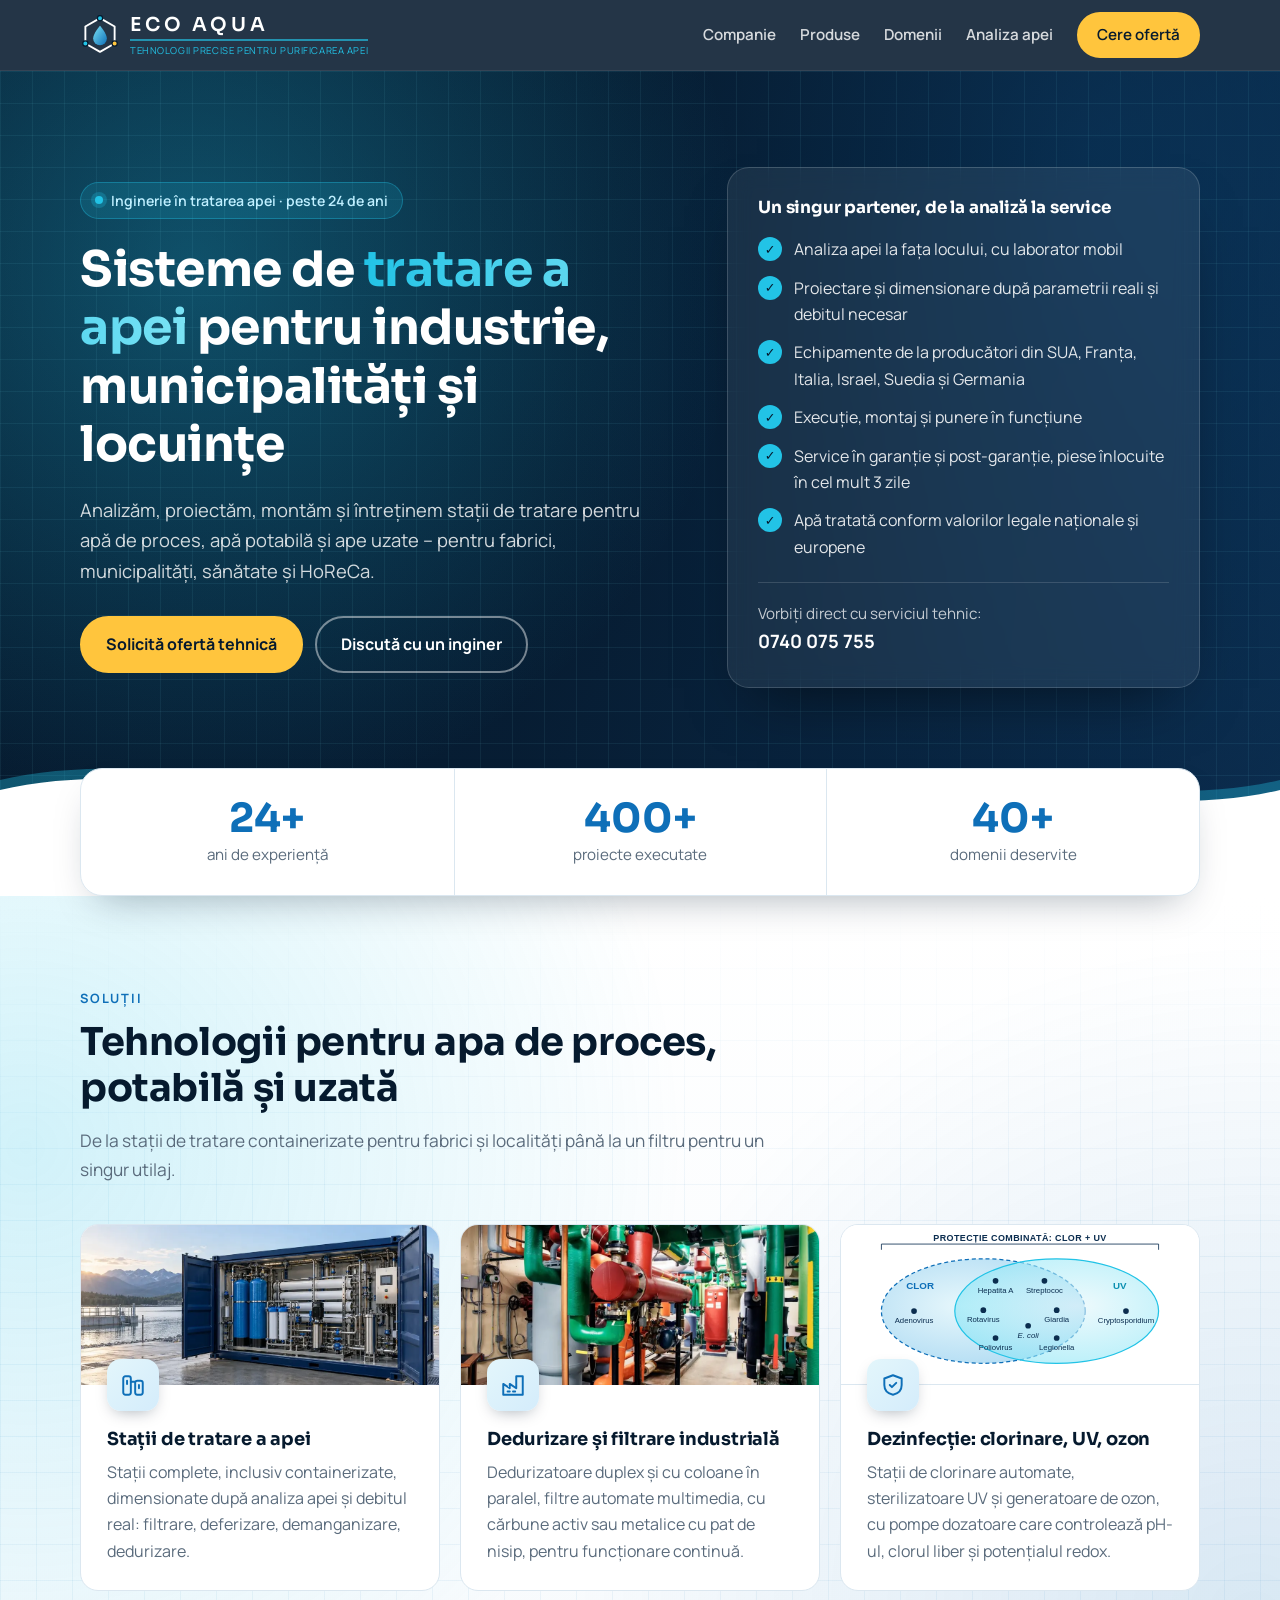
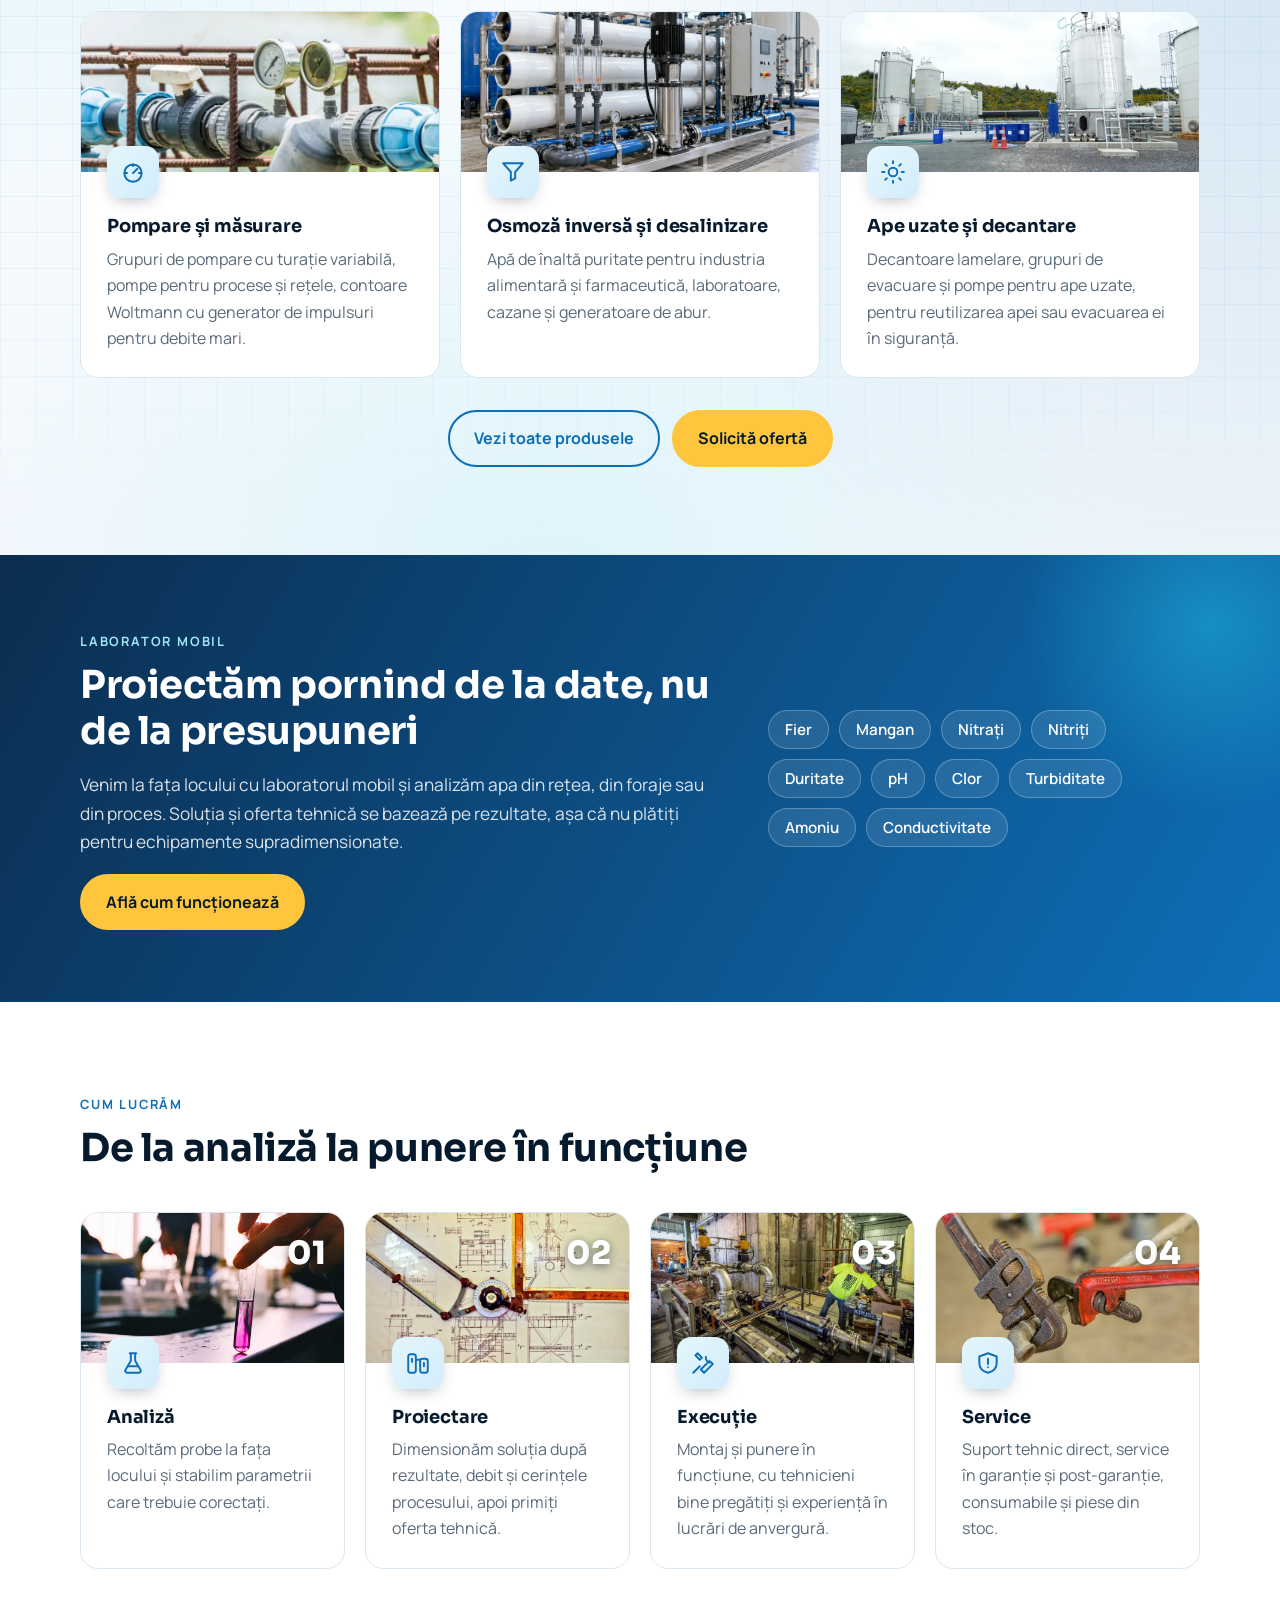
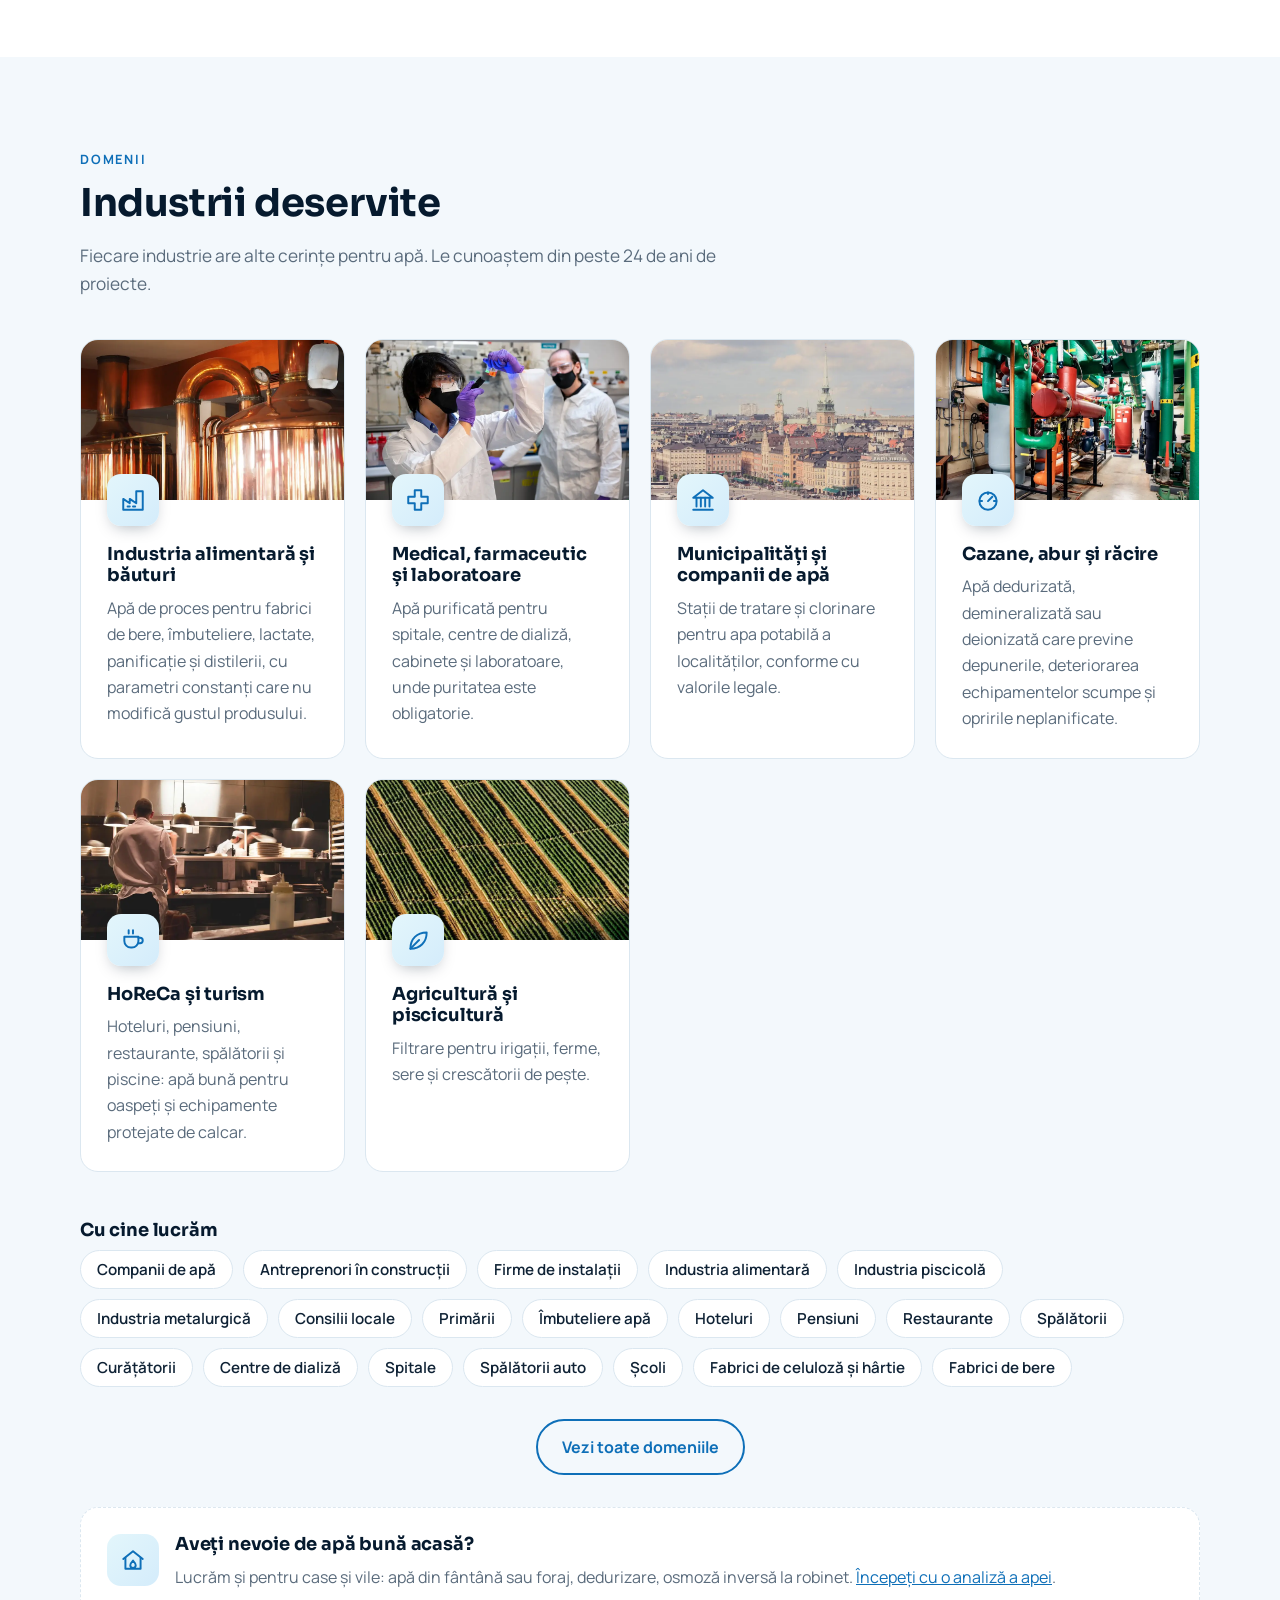
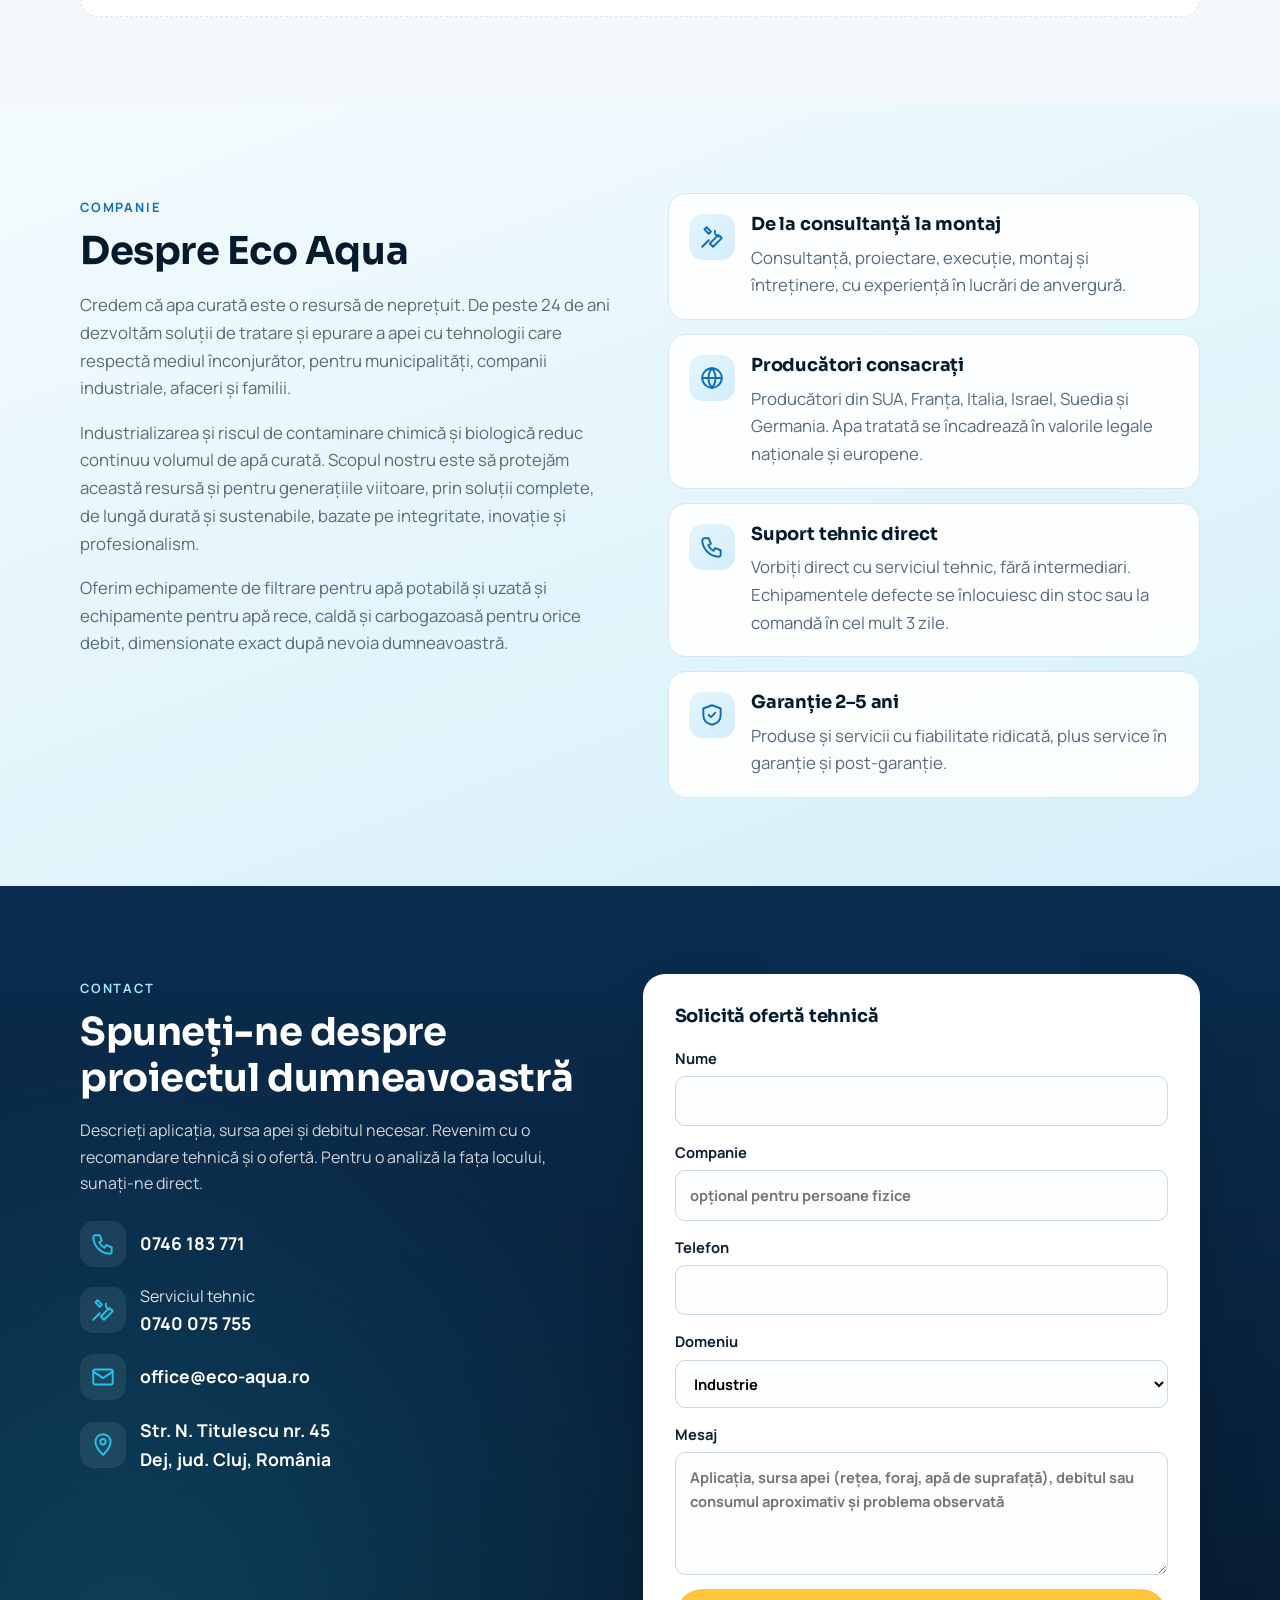
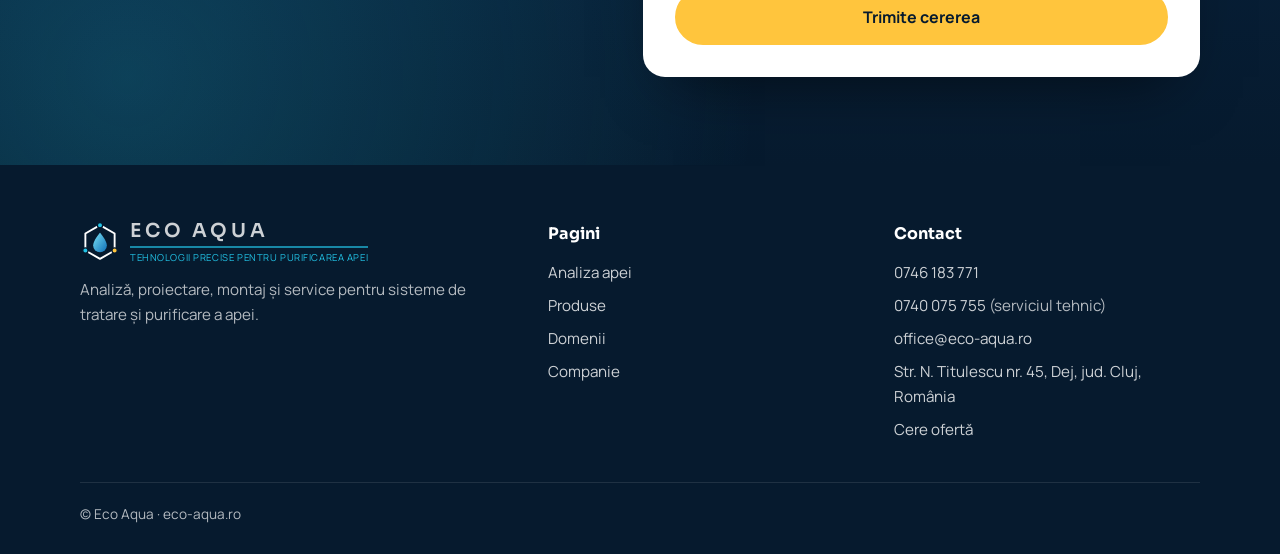
<file: index.html>
<!doctype html>
<html lang="ro">
<head>
  <meta charset="utf-8">
  <meta name="viewport" content="width=device-width, initial-scale=1">
  <title>Eco Aqua – Sisteme de tratare a apei pentru industrie, municipalități și locuințe</title>
  <link rel="icon" href="img/logo/favicon.svg" type="image/svg+xml">
  <meta name="description" content="Eco Aqua – proiectare, execuție și service pentru stații de tratare a apei industriale, potabile și uzate: dedurizare, osmoză inversă, filtrare, dezinfecție UV, clorinare, ozonizare. Peste 24 de ani de experiență. Tel. 0746 183 771.">
  <link rel="preconnect" href="https://fonts.googleapis.com">
  <link rel="preconnect" href="https://fonts.gstatic.com" crossorigin>
  <link href="https://fonts.googleapis.com/css2?family=Manrope:wght@400;600;700;800&family=Sora:wght@600;700;800&display=swap" rel="stylesheet">
  <link rel="stylesheet" href="style.css">
  <script src="script.js" defer></script>
</head>
<body>
  <!-- Pictograme folosite în pagină -->
  <svg width="0" height="0" style="position:absolute" aria-hidden="true">
    <symbol id="i-statie" viewBox="0 0 24 24"><rect x="3" y="4" width="7" height="17" rx="2"/><rect x="14" y="8" width="7" height="13" rx="2"/><path d="M10 9h4M6.5 8v3M17.5 12v3"/></symbol>
    <symbol id="i-scut" viewBox="0 0 24 24"><path d="M12 3l8 3v6c0 5-3.5 8-8 9-4.5-1-8-4-8-9V6z"/><path d="M9 12l2 2 4-4"/></symbol>
    <symbol id="i-pompa" viewBox="0 0 24 24"><circle cx="12" cy="13" r="8"/><path d="M12 13l4-4M12 5v1.5M5 13h1.5M17.5 13H19"/></symbol>
    <symbol id="i-uv" viewBox="0 0 24 24"><circle cx="12" cy="12" r="4"/><path d="M12 2v2M12 20v2M2 12h2M20 12h2M4.9 4.9l1.4 1.4M17.7 17.7l1.4 1.4M4.9 19.1l1.4-1.4M17.7 6.3l1.4-1.4"/></symbol>
    <symbol id="i-filtru" viewBox="0 0 24 24"><path d="M3 4h18l-7 8v6l-4 2v-8z"/></symbol>
    <symbol id="i-piscina" viewBox="0 0 24 24"><path d="M2 17c2 0 2-1.5 4-1.5s2 1.5 4 1.5 2-1.5 4-1.5 2 1.5 4 1.5 2-1.5 4-1.5M2 21c2 0 2-1.5 4-1.5s2 1.5 4 1.5 2-1.5 4-1.5 2 1.5 4 1.5 2-1.5 4-1.5M8 14V6a2 2 0 0 1 4 0M16 14V6a2 2 0 0 0-4 0M8 9h8"/></symbol>
    <symbol id="i-casa" viewBox="0 0 24 24"><path d="M3 11l9-7 9 7"/><path d="M5 10v10h14V10"/><path d="M12 12.5s2.5 2.7 2.5 4.3a2.5 2.5 0 0 1-5 0c0-1.6 2.5-4.3 2.5-4.3z"/></symbol>
    <symbol id="i-cafea" viewBox="0 0 24 24"><path d="M4 9h13v4a6 6 0 0 1-6 6h-1a6 6 0 0 1-6-6z"/><path d="M17 10h1.5a2.5 2.5 0 0 1 0 5H17M8 3v3M12 3v3"/></symbol>
    <symbol id="i-cruce" viewBox="0 0 24 24"><path d="M9 3h6v6h6v6h-6v6H9v-6H3V9h6z"/></symbol>
    <symbol id="i-fabrica" viewBox="0 0 24 24"><path d="M3 21V11l6 4v-4l6 4V4h6v17z"/><path d="M7 18h2M12 18h2"/></symbol>
    <symbol id="i-frunza" viewBox="0 0 24 24"><path d="M5 20c0-9 6-15 15-15 0 9-6 15-15 15z"/><path d="M5 20l8-8"/></symbol>
    <symbol id="i-primarie" viewBox="0 0 24 24"><path d="M3 21h18M4 10h16M12 3l9 7H3z"/><path d="M6 10v8M10 10v8M14 10v8M18 10v8"/></symbol>
    <symbol id="i-eprubeta" viewBox="0 0 24 24"><path d="M9 3h6M10 3v7l-5 8.5A1.7 1.7 0 0 0 6.5 21h11a1.7 1.7 0 0 0 1.5-2.5L14 10V3"/><path d="M7.5 15h9"/></symbol>
    <symbol id="i-unelte" viewBox="0 0 24 24"><path d="M14.7 6.3a4 4 0 0 0 5 5L21 13l-8 8-3-3 8-8"/><path d="M3 21l6-6M7 3l4 4-2 2-4-4z"/></symbol>
    <symbol id="i-glob" viewBox="0 0 24 24"><circle cx="12" cy="12" r="9"/><path d="M3 12h18M12 3a14 14 0 0 1 0 18M12 3a14 14 0 0 0 0 18"/></symbol>
    <symbol id="i-cheie" viewBox="0 0 24 24"><path d="M12 3l8 3v6c0 5-3.5 8-8 9-4.5-1-8-4-8-9V6z"/><path d="M12 8v5M12 16h.01"/></symbol>
    <symbol id="i-tel" viewBox="0 0 24 24"><path d="M5 4h4l2 5-2.5 1.5a11 11 0 0 0 5 5L15 13l5 2v4a2 2 0 0 1-2 2A16 16 0 0 1 3 6a2 2 0 0 1 2-2"/></symbol>
    <symbol id="i-mail" viewBox="0 0 24 24"><rect x="3" y="5" width="18" height="14" rx="2"/><path d="M3 7l9 6 9-6"/></symbol>
    <symbol id="i-pin" viewBox="0 0 24 24"><path d="M12 21s7-6.2 7-12a7 7 0 0 0-14 0c0 5.8 7 12 7 12z"/><circle cx="12" cy="9" r="2.5"/></symbol>
  </svg>

  <header class="top">
    <div class="wrap nav">
      <a class="logo" href="index.html" aria-label="Eco Aqua – pagina principală"><svg viewBox="0 0 64 64" aria-hidden="true"><defs><linearGradient id="lg" x1="0" y1="0" x2="1" y2="1"><stop offset="0" stop-color="#7be3f5"/><stop offset="1" stop-color="#0e6fb8"/></linearGradient></defs><path d="M32 5 55.4 18.5v27L32 59 8.6 45.5v-27z" fill="none" stroke="#fff" stroke-width="3" stroke-linejoin="round"/><path d="M32 17s11 12.5 11 20.5a11 11 0 0 1-22 0C21 29.5 32 17 32 17z" fill="url(#lg)"/><circle cx="32" cy="5" r="4.2" fill="#22c3e6" stroke="#061a2e" stroke-width="2"/><circle cx="55.4" cy="45.5" r="4.2" fill="#ffc53d" stroke="#061a2e" stroke-width="2"/><circle cx="8.6" cy="45.5" r="4.2" fill="#22c3e6" stroke="#061a2e" stroke-width="2"/></svg><span class="lw"><b>ECO AQUA</b><small>Tehnologii precise pentru purificarea apei</small></span></a>
      <button class="menu-toggle" aria-label="Meniu" aria-expanded="false"><svg viewBox="0 0 24 24" fill="none" stroke="currentColor" stroke-width="2" stroke-linecap="round"><path d="M4 7h16M4 12h16M4 17h16"/></svg></button>
      <nav>
        <a href="index.html#despre">Companie</a>
        <a href="produse.html">Produse</a>
        <a href="domenii.html">Domenii</a>
        <a href="analiza-apei.html">Analiza apei</a>
        <a href="index.html#contact" class="btn small">Cere ofertă</a>
      </nav>
    </div>
  </header>

  <section class="hero">
    <div class="hero-bg" aria-hidden="true"><span style="background-image:url(img/fundal/picatura-apa.webp)"></span><span style="background-image:url(img/fundal/statie-tratare-apa.webp)"></span><span style="background-image:url(img/fundal/stropi-apa.webp)"></span><span style="background-image:url(img/fundal/robinet.webp)"></span></div>
    <span class="bubble" style="left:8%;width:14px;height:14px;animation-duration:11s"></span>
    <span class="bubble" style="left:22%;width:8px;height:8px;animation-duration:8s;animation-delay:2s"></span>
    <span class="bubble" style="left:47%;width:18px;height:18px;animation-duration:13s;animation-delay:4s"></span>
    <span class="bubble" style="left:63%;width:10px;height:10px;animation-duration:9s;animation-delay:1s"></span>
    <span class="bubble" style="left:81%;width:22px;height:22px;animation-duration:15s;animation-delay:3s"></span>
    <span class="bubble" style="left:92%;width:9px;height:9px;animation-duration:10s;animation-delay:6s"></span>

    <div class="wrap hero-grid">
      <div>
        <span class="eyebrow">Inginerie în tratarea apei · peste 24 de ani</span>
        <h1>Sisteme de <span class="grad">tratare a apei</span> pentru industrie, municipalități și locuințe</h1>
        <p>Analizăm, proiectăm, montăm și întreținem stații de tratare pentru apă de proces, apă potabilă și ape uzate – pentru fabrici, municipalități, sănătate și HoReCa.</p>
        <div class="btns">
          <a href="#contact" class="btn">Solicită ofertă tehnică</a>
          <a href="tel:+40740075755" class="btn ghost">Discută cu un inginer</a>
        </div>
      </div>
      <aside class="glass">
        <h3>Un singur partener, de la analiză la service</h3>
        <ul class="checks">
          <li>Analiza apei la fața locului, cu laborator mobil</li>
          <li>Proiectare și dimensionare după parametrii reali și debitul necesar</li>
          <li>Echipamente de la producători din SUA, Franța, Italia, Israel, Suedia și Germania</li>
          <li>Execuție, montaj și punere în funcțiune</li>
          <li>Service în garanție și post-garanție, piese înlocuite în cel mult 3 zile</li>
          <li>Apă tratată conform valorilor legale naționale și europene</li>
        </ul>
        <div class="call">Vorbiți direct cu serviciul tehnic:<br><a href="tel:+40740075755">0740 075 755</a></div>
      </aside>
    </div>

    <svg class="waves back" viewBox="0 0 2880 110" preserveAspectRatio="none" aria-hidden="true"><path fill="#22c3e6" d="M0 60C180 20 540 100 720 60S1260 100 1440 60S1980 100 2160 60S2700 100 2880 60V110H0Z"/></svg>
    <svg class="waves" viewBox="0 0 2880 110" preserveAspectRatio="none" aria-hidden="true"><path fill="#ffffff" d="M0 60C180 20 540 100 720 60S1260 100 1440 60S1980 100 2160 60S2700 100 2880 60V110H0Z"/></svg>
  </section>

  <div class="wrap stats">
    <div class="stats-grid">
      <div class="stat"><b>24+</b><span>ani de experiență</span></div>
      <div class="stat"><b>400+</b><span>proiecte executate</span></div>
      <div class="stat"><b>40+</b><span>domenii deservite</span></div>
    </div>
  </div>

  <section id="produse" class="flow">
    <span class="flow-bubble" style="left:6%;width:16px;height:16px;animation-duration:14s"></span>
    <span class="flow-bubble" style="left:28%;width:10px;height:10px;animation-duration:11s;animation-delay:3s"></span>
    <span class="flow-bubble" style="left:55%;width:20px;height:20px;animation-duration:17s;animation-delay:6s"></span>
    <span class="flow-bubble" style="left:78%;width:12px;height:12px;animation-duration:12s;animation-delay:2s"></span>
    <span class="flow-bubble" style="left:93%;width:18px;height:18px;animation-duration:15s;animation-delay:8s"></span>
    <div class="wrap">
    <div class="sec-head">
      <span class="kicker">Soluții</span>
      <h2>Tehnologii pentru apa de proces, potabilă și uzată</h2>
      <p>De la stații de tratare containerizate pentru fabrici și localități până la un filtru pentru un singur utilaj.</p>
    </div>
    <div class="grid">
      <article class="card photo-card"><img class="card-img" src="img/produse/statie-containerizata.webp" alt="Stație de tratare a apei containerizată" width="1000" height="563" loading="lazy"><div class="ico"><svg><use href="#i-statie"/></svg></div><h3>Stații de tratare a apei</h3><p>Stații complete, inclusiv containerizate, dimensionate după analiza apei și debitul real: filtrare, deferizare, demanganizare, dedurizare.</p></article>
      <article class="card photo-card"><img class="card-img" src="img/domenii/camera-cazane.webp" alt="Cameră tehnică cu conducte și echipamente industriale" width="1000" height="686" loading="lazy"><div class="ico"><svg><use href="#i-fabrica"/></svg></div><h3>Dedurizare și filtrare industrială</h3><p>Dedurizatoare duplex și cu coloane în paralel, filtre automate multimedia, cu cărbune activ sau metalice cu pat de nisip, pentru funcționare continuă.</p></article>
      <article class="card photo-card"><img class="card-img diagram" src="img/solutii/dezinfectie-clor-uv.svg" alt="Diagramă: clorul și UV-ul distrug microorganisme diferite, iar împreună oferă protecție completă" width="760" height="360" loading="lazy"><div class="ico"><svg><use href="#i-scut"/></svg></div><h3>Dezinfecție: clorinare, UV, ozon</h3><p>Stații de clorinare automate, sterilizatoare UV și generatoare de ozon, cu pompe dozatoare care controlează pH-ul, clorul liber și potențialul redox.</p></article>
      <article class="card photo-card"><img class="card-img" src="img/solutii/pompare-masurare.webp" alt="Conducte cu manometre pentru pompare și măsurare" width="800" height="532" loading="lazy"><div class="ico"><svg><use href="#i-pompa"/></svg></div><h3>Pompare și măsurare</h3><p>Grupuri de pompare cu turație variabilă, pompe pentru procese și rețele, contoare Woltmann cu generator de impulsuri pentru debite mari.</p></article>
      <article class="card photo-card"><img class="card-img" src="img/produse/osmoza-industriala.webp" alt="Instalație industrială de osmoză inversă, cu membrane, pompă și tablou de comandă" width="900" height="507" loading="lazy"><div class="ico"><svg><use href="#i-filtru"/></svg></div><h3>Osmoză inversă și desalinizare</h3><p>Apă de înaltă puritate pentru industria alimentară și farmaceutică, laboratoare, cazane și generatoare de abur.</p></article>
      <article class="card photo-card"><img class="card-img" src="img/fundal/statie-tratare-apa.webp" alt="Stație de tratare cu rezervoare" width="1024" height="683" loading="lazy"><div class="ico"><svg><use href="#i-uv"/></svg></div><h3>Ape uzate și decantare</h3><p>Decantoare lamelare, grupuri de evacuare și pompe pentru ape uzate, pentru reutilizarea apei sau evacuarea ei în siguranță.</p></article>
    </div>
    <div class="center btns" style="justify-content:center"><a href="produse.html" class="btn ghost-dark">Vezi toate produsele</a><a href="#contact" class="btn">Solicită ofertă</a></div>
  </div>
  </section>

  <section class="band">
    <div class="wrap band-grid">
      <div>
        <span class="kicker" style="color:#9fe6f7">Laborator mobil</span>
        <h2>Proiectăm pornind de la date, nu de la presupuneri</h2>
        <p>Venim la fața locului cu laboratorul mobil și analizăm apa din rețea, din foraje sau din proces. Soluția și oferta tehnică se bazează pe rezultate, așa că nu plătiți pentru echipamente supradimensionate.</p>
        <a href="analiza-apei.html" class="btn">Află cum funcționează</a>
      </div>
      <ul class="tags">
        <li>Fier</li><li>Mangan</li><li>Nitrați</li><li>Nitriți</li><li>Duritate</li><li>pH</li><li>Clor</li><li>Turbiditate</li><li>Amoniu</li><li>Conductivitate</li>
      </ul>
    </div>
  </section>

  <section class="wrap">
    <div class="sec-head">
      <span class="kicker">Cum lucrăm</span>
      <h2>De la analiză la punere în funcțiune</h2>
    </div>
    <div class="process">
      <article class="card photo-card"><img class="card-img" src="img/domenii/proba-apa.webp" alt="Probă de apă analizată în laborator" width="1000" height="663" loading="lazy"><div class="ico"><svg><use href="#i-eprubeta"/></svg></div><h3>Analiză</h3><p>Recoltăm probe la fața locului și stabilim parametrii care trebuie corectați.</p></article>
      <article class="card photo-card"><img class="card-img" src="img/proces/proiectare.webp" alt="Planuri tehnice și instrumente de proiectare" width="700" height="467" loading="lazy"><div class="ico"><svg><use href="#i-statie"/></svg></div><h3>Proiectare</h3><p>Dimensionăm soluția după rezultate, debit și cerințele procesului, apoi primiți oferta tehnică.</p></article>
      <article class="card photo-card"><img class="card-img" src="img/proces/executie.webp" alt="Tehnician la montajul conductelor și pompelor într-o stație de tratare" width="700" height="467" loading="lazy"><div class="ico"><svg><use href="#i-unelte"/></svg></div><h3>Execuție</h3><p>Montaj și punere în funcțiune, cu tehnicieni bine pregătiți și experiență în lucrări de anvergură.</p></article>
      <article class="card photo-card"><img class="card-img" src="img/proces/service.webp" alt="Chei de instalator pentru service" width="700" height="467" loading="lazy"><div class="ico"><svg><use href="#i-cheie"/></svg></div><h3>Service</h3><p>Suport tehnic direct, service în garanție și post-garanție, consumabile și piese din stoc.</p></article>
    </div>
  </section>

  <section id="domenii" class="alt">
    <div class="wrap">
      <div class="sec-head">
        <span class="kicker">Domenii</span>
        <h2>Industrii deservite</h2>
        <p>Fiecare industrie are alte cerințe pentru apă. Le cunoaștem din peste 24 de ani de proiecte.</p>
      </div>
      <div class="grid">
        <article class="card photo-card"><img class="card-img" src="img/domenii/fabrica-bere.webp" alt="Fabrică de bere" width="933" height="700" loading="lazy"><div class="ico"><svg><use href="#i-fabrica"/></svg></div><h3>Industria alimentară și băuturi</h3><p>Apă de proces pentru fabrici de bere, îmbuteliere, lactate, panificație și distilerii, cu parametri constanți care nu modifică gustul produsului.</p></article>
        <article class="card photo-card"><img class="card-img" src="img/domenii/laborator-cercetare.webp" alt="Laborator" width="1000" height="665" loading="lazy"><div class="ico"><svg><use href="#i-cruce"/></svg></div><h3>Medical, farmaceutic și laboratoare</h3><p>Apă purificată pentru spitale, centre de dializă, cabinete și laboratoare, unde puritatea este obligatorie.</p></article>
        <article class="card photo-card"><img class="card-img" src="img/domenii/oras.webp" alt="Oraș" width="960" height="640" loading="lazy"><div class="ico"><svg><use href="#i-primarie"/></svg></div><h3>Municipalități și companii de apă</h3><p>Stații de tratare și clorinare pentru apa potabilă a localităților, conforme cu valorile legale.</p></article>
        <article class="card photo-card"><img class="card-img" src="img/domenii/camera-cazane.webp" alt="Cameră de cazane cu conducte" width="1000" height="686" loading="lazy"><div class="ico"><svg><use href="#i-pompa"/></svg></div><h3>Cazane, abur și răcire</h3><p>Apă dedurizată, demineralizată sau deionizată care previne depunerile, deteriorarea echipamentelor scumpe și opririle neplanificate.</p></article>
        <article class="card photo-card"><img class="card-img" src="img/domenii/bucatarie-restaurant.webp" alt="Bucătărie de restaurant" width="960" height="640" loading="lazy"><div class="ico"><svg><use href="#i-cafea"/></svg></div><h3>HoReCa și turism</h3><p>Hoteluri, pensiuni, restaurante, spălătorii și piscine: apă bună pentru oaspeți și echipamente protejate de calcar.</p></article>
        <article class="card photo-card"><img class="card-img" src="img/domenii/campuri.webp" alt="Câmpuri cultivate" width="800" height="536" loading="lazy"><div class="ico"><svg><use href="#i-frunza"/></svg></div><h3>Agricultură și piscicultură</h3><p>Filtrare pentru irigații, ferme, sere și crescătorii de pește.</p></article>
      </div>

      <h3 class="mt">Cu cine lucrăm</h3>
      <ul class="tags">
        <li>Companii de apă</li><li>Antreprenori în construcții</li><li>Firme de instalații</li>
        <li>Industria alimentară</li><li>Industria piscicolă</li><li>Industria metalurgică</li>
        <li>Consilii locale</li><li>Primării</li><li>Îmbuteliere apă</li><li>Hoteluri</li>
        <li>Pensiuni</li><li>Restaurante</li><li>Spălătorii</li><li>Curățătorii</li>
        <li>Centre de dializă</li><li>Spitale</li><li>Spălătorii auto</li><li>Școli</li>
        <li>Fabrici de celuloză și hârtie</li><li>Fabrici de bere</li>
      </ul>
      <p class="center"><a href="domenii.html" class="btn ghost-dark">Vezi toate domeniile</a></p>
      <div class="card home-note"><div class="ico"><svg><use href="#i-casa"/></svg></div><div><h3>Aveți nevoie de apă bună acasă?</h3><p>Lucrăm și pentru case și vile: apă din fântână sau foraj, dedurizare, osmoză inversă la robinet. <a href="analiza-apei.html">Începeți cu o analiză a apei</a>.</p></div></div>
    </div>
  </section>

  <section id="despre" class="ripples">
    <span class="drop" style="left:12%;top:22%;--d:0s"></span>
    <span class="drop" style="left:78%;top:18%;--d:2.2s"></span>
    <span class="drop" style="left:35%;top:70%;--d:4.1s"></span>
    <span class="drop" style="left:88%;top:72%;--d:1.3s"></span>
    <span class="drop" style="left:55%;top:35%;--d:5.6s"></span>
    <span class="drop" style="left:6%;top:82%;--d:3.4s"></span>
    <span class="drop" style="left:66%;top:88%;--d:6.8s"></span>
    <div class="wrap">
      <div class="about-grid">
        <div>
          <span class="kicker">Companie</span>
          <h2>Despre Eco Aqua</h2>
          <p>Credem că apa curată este o resursă de neprețuit. De peste 24 de ani dezvoltăm soluții de tratare și epurare a apei cu tehnologii care respectă mediul înconjurător, pentru municipalități, companii industriale, afaceri și familii.</p>
          <p>Industrializarea și riscul de contaminare chimică și biologică reduc continuu volumul de apă curată. Scopul nostru este să protejăm această resursă și pentru generațiile viitoare, prin soluții complete, de lungă durată și sustenabile, bazate pe integritate, inovație și profesionalism.</p>
          <p>Oferim echipamente de filtrare pentru apă potabilă și uzată și echipamente pentru apă rece, caldă și carbogazoasă pentru orice debit, dimensionate exact după nevoia dumneavoastră.</p>
        </div>
        <div class="feat">
          <article class="card"><div class="ico"><svg><use href="#i-unelte"/></svg></div><div><h3>De la consultanță la montaj</h3><p>Consultanță, proiectare, execuție, montaj și întreținere, cu experiență în lucrări de anvergură.</p></div></article>
          <article class="card"><div class="ico"><svg><use href="#i-glob"/></svg></div><div><h3>Producători consacrați</h3><p>Producători din SUA, Franța, Italia, Israel, Suedia și Germania. Apa tratată se încadrează în valorile legale naționale și europene.</p></div></article>
          <article class="card"><div class="ico"><svg><use href="#i-tel"/></svg></div><div><h3>Suport tehnic direct</h3><p>Vorbiți direct cu serviciul tehnic, fără intermediari. Echipamentele defecte se înlocuiesc din stoc sau la comandă în cel mult 3 zile.</p></div></article>
          <article class="card"><div class="ico"><svg><use href="#i-scut"/></svg></div><div><h3>Garanție 2–5 ani</h3><p>Produse și servicii cu fiabilitate ridicată, plus service în garanție și post-garanție.</p></div></article>
        </div>
      </div>
  </div>
  </section>



  <section id="contact" class="contact">
    <div class="wrap contact-grid">
      <div>
        <span class="kicker" style="color:#9fe6f7">Contact</span>
        <h2>Spuneți-ne despre proiectul dumneavoastră</h2>
        <p style="color:rgba(255,255,255,.8)">Descrieți aplicația, sursa apei și debitul necesar. Revenim cu o recomandare tehnică și o ofertă. Pentru o analiză la fața locului, sunați-ne direct.</p>
        <ul class="contact-list">
          <li><span class="ico"><svg><use href="#i-tel"/></svg></span><span><a href="tel:+40746183771">0746 183 771</a></span></li>
          <li><span class="ico"><svg><use href="#i-unelte"/></svg></span><span>Serviciul tehnic<br><a href="tel:+40740075755">0740 075 755</a></span></li>
          <li><span class="ico"><svg><use href="#i-mail"/></svg></span><span><a href="mailto:office@eco-aqua.ro">office@eco-aqua.ro</a></span></li>
          <li><span class="ico"><svg><use href="#i-pin"/></svg></span><span><a href="https://www.google.com/maps/search/?api=1&amp;query=Strada+Nicolae+Titulescu+45%2C+Dej%2C+Cluj%2C+Rom%C3%A2nia" target="_blank" rel="noopener">Str. N. Titulescu nr. 45<br>Dej, jud. Cluj, România</a></span></li>
        </ul>
      </div>
      <div class="form-card">
        <h3>Solicită ofertă tehnică</h3>
        <form name="contact" method="POST" data-netlify="true" class="form">
          <input type="hidden" name="form-name" value="contact">
          <label>Nume <input name="nume" autocomplete="name" required></label>
          <label>Companie <input name="companie" autocomplete="organization" placeholder="opțional pentru persoane fizice"></label>
          <label>Telefon <input name="telefon" type="tel" autocomplete="tel" required></label>
          <label>Domeniu
            <select name="tip">
              <option>Industrie</option><option>Industria alimentară / băuturi</option>
              <option>Primărie / companie de apă</option><option>Medical / farmaceutic / laborator</option>
              <option>HoReCa / turism</option><option>Agricultură</option>
              <option>Constructor / firmă de instalații</option><option>Persoană fizică</option><option>Altul</option>
            </select>
          </label>
          <label>Mesaj <textarea name="mesaj" rows="4" placeholder="Aplicația, sursa apei (rețea, foraj, apă de suprafață), debitul sau consumul aproximativ și problema observată"></textarea></label>
          <button class="btn" type="submit">Trimite cererea</button>
        </form>
      </div>
    </div>
  </section>

  <footer class="site-foot">
    <div class="wrap">
      <div class="foot-grid">
        <div>
          <a class="logo" href="index.html"><svg viewBox="0 0 64 64" aria-hidden="true"><path d="M32 5 55.4 18.5v27L32 59 8.6 45.5v-27z" fill="none" stroke="#fff" stroke-width="3" stroke-linejoin="round"/><path d="M32 17s11 12.5 11 20.5a11 11 0 0 1-22 0C21 29.5 32 17 32 17z" fill="url(#lg)"/><circle cx="32" cy="5" r="4.2" fill="#22c3e6" stroke="#061a2e" stroke-width="2"/><circle cx="55.4" cy="45.5" r="4.2" fill="#ffc53d" stroke="#061a2e" stroke-width="2"/><circle cx="8.6" cy="45.5" r="4.2" fill="#22c3e6" stroke="#061a2e" stroke-width="2"/></svg><span class="lw"><b>ECO AQUA</b><small>Tehnologii precise pentru purificarea apei</small></span></a>
          <p>Analiză, proiectare, montaj și service pentru sisteme de tratare și purificare a apei.</p>
        </div>
        <div>
          <h4>Pagini</h4>
          <ul><li><a href="analiza-apei.html">Analiza apei</a></li><li><a href="produse.html">Produse</a></li><li><a href="domenii.html">Domenii</a></li><li><a href="index.html#despre">Companie</a></li></ul>
        </div>
        <div>
          <h4>Contact</h4>
          <ul><li><a href="tel:+40746183771">0746 183 771</a></li><li><a href="tel:+40740075755">0740 075 755</a> (serviciul tehnic)</li><li><a href="mailto:office@eco-aqua.ro">office@eco-aqua.ro</a></li><li><a href="https://www.google.com/maps/search/?api=1&amp;query=Strada+Nicolae+Titulescu+45%2C+Dej%2C+Cluj%2C+Rom%C3%A2nia" target="_blank" rel="noopener">Str. N. Titulescu nr. 45, Dej, jud. Cluj, România</a></li><li><a href="index.html#contact">Cere ofertă</a></li></ul>
        </div>
      </div>
      <div class="copy">© Eco Aqua · eco-aqua.ro</div>
    </div>
  </footer>

  <a class="float-call" href="tel:+40746183771" aria-label="Sună acum"><svg viewBox="0 0 24 24"><path d="M5 4h4l2 5-2.5 1.5a11 11 0 0 0 5 5L15 13l5 2v4a2 2 0 0 1-2 2A16 16 0 0 1 3 6a2 2 0 0 1 2-2"/></svg></a>
</body>
</html>
</file>
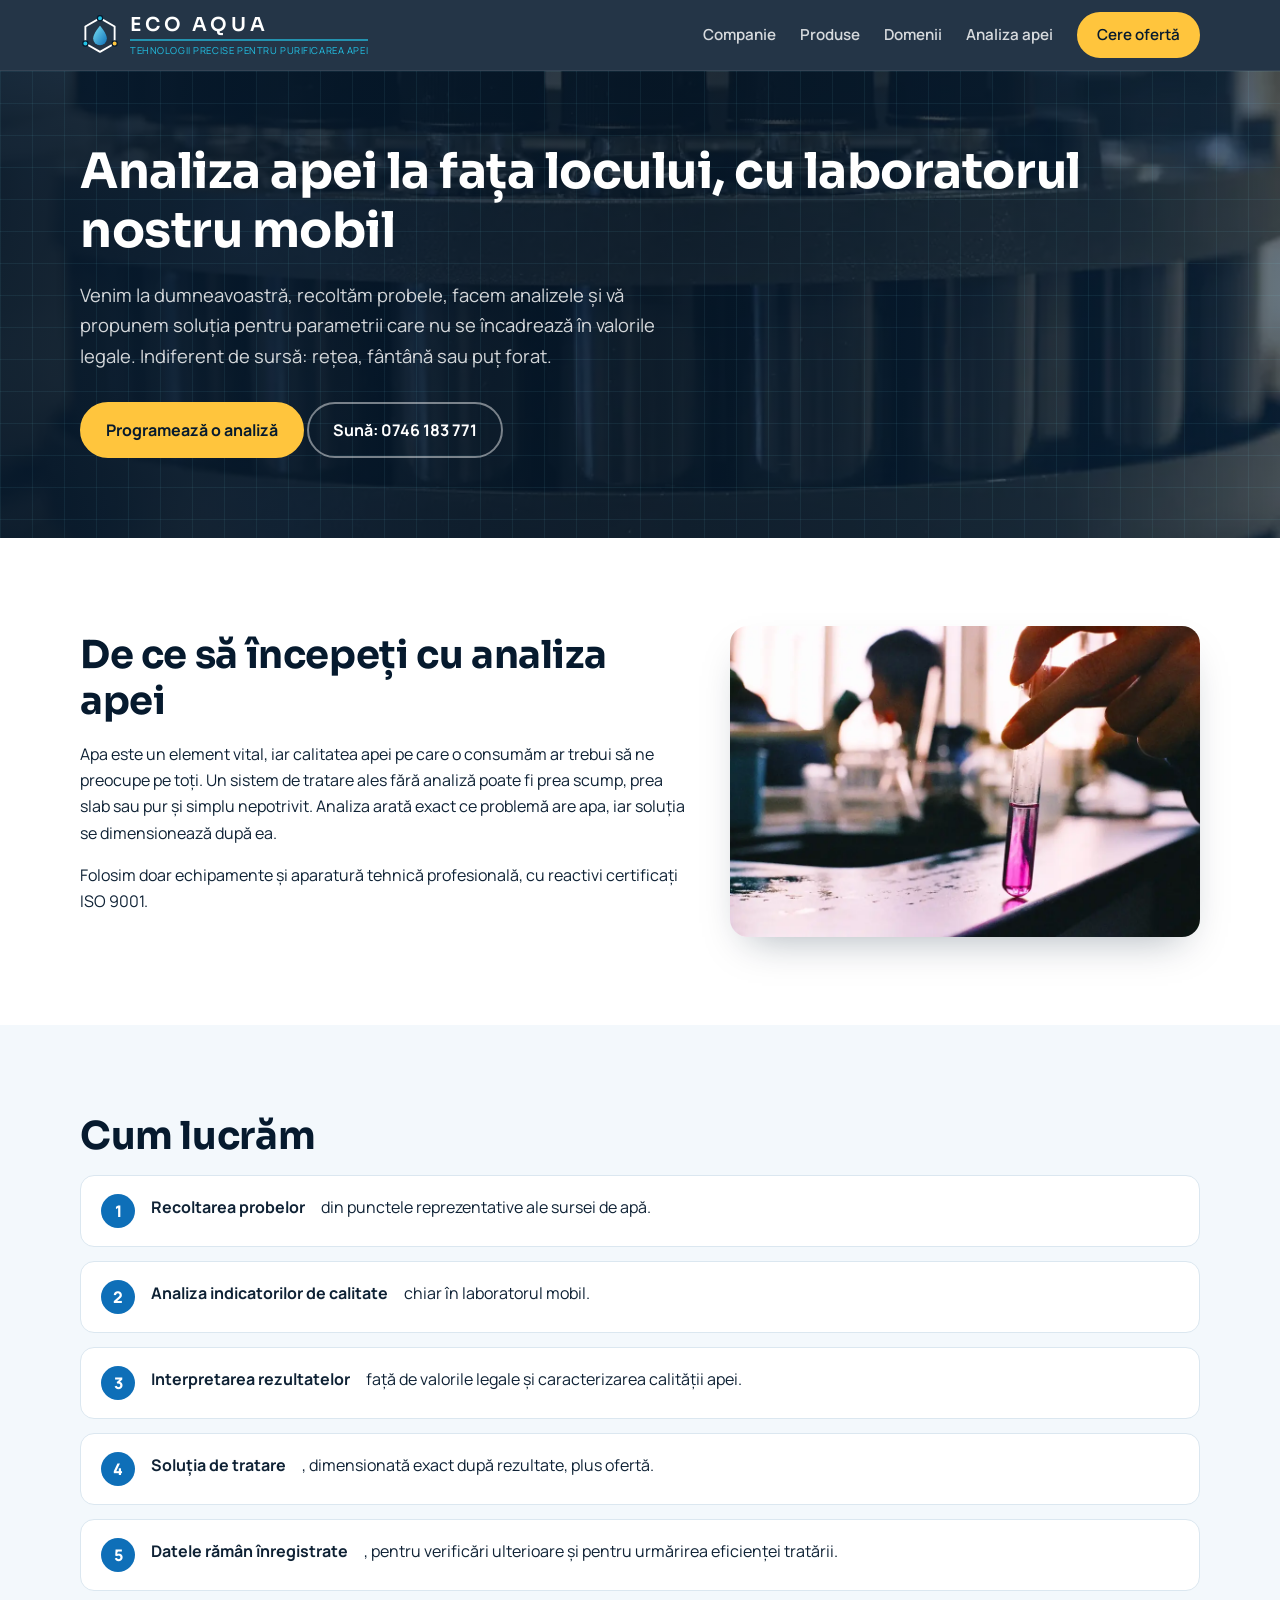
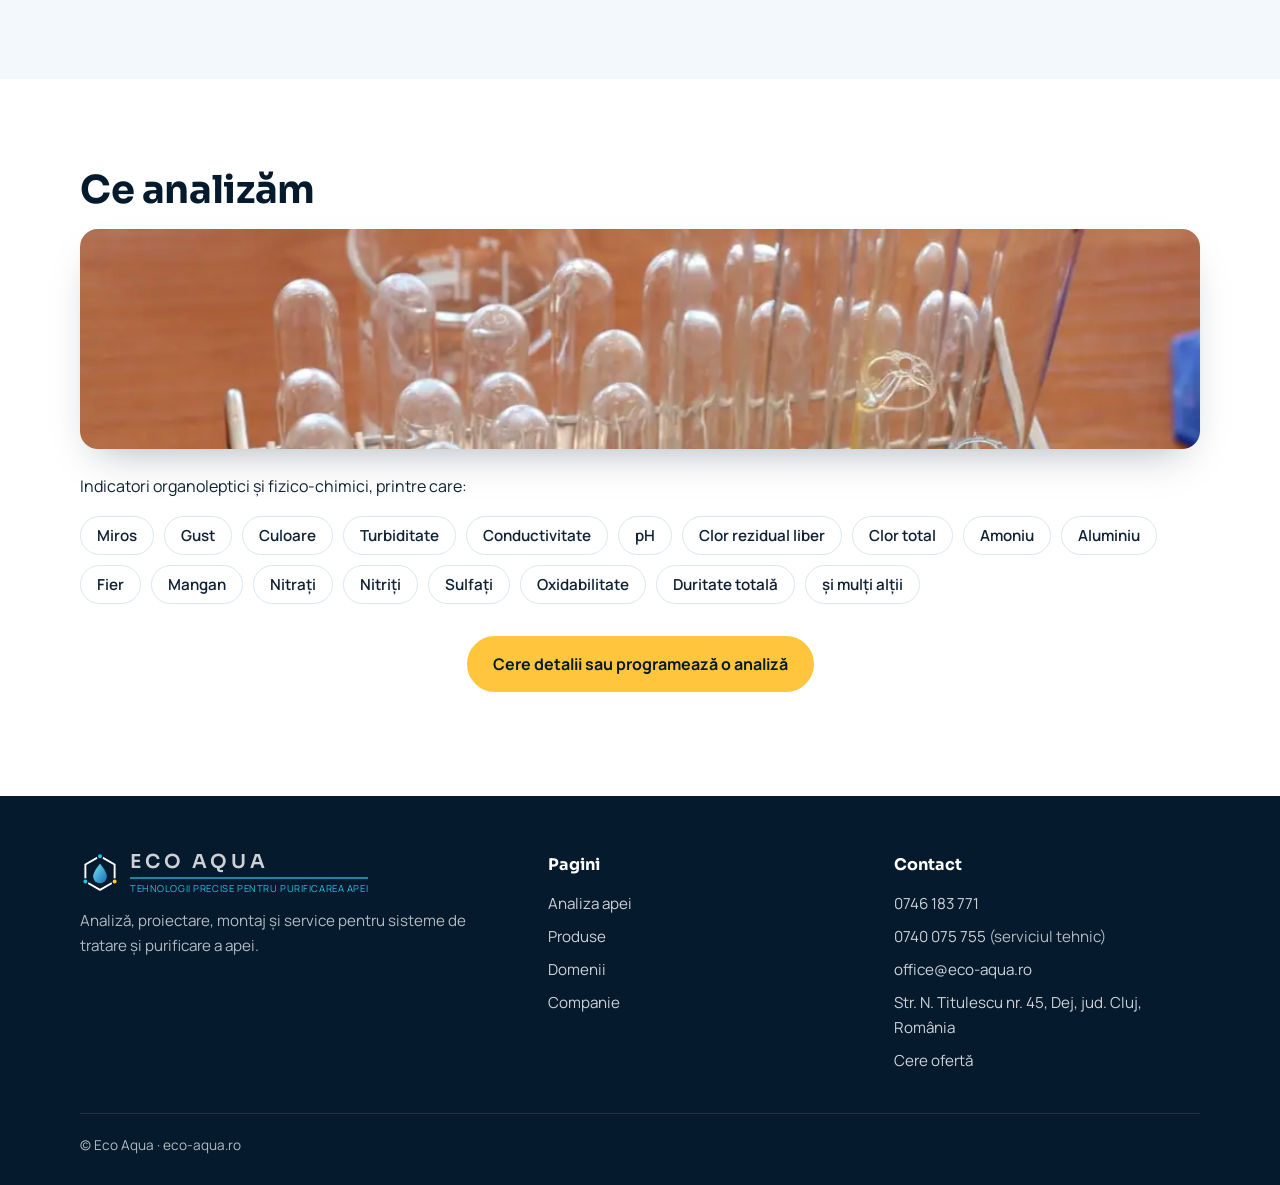
<file: analiza-apei.html>
<!doctype html>
<html lang="ro">
<head>
  <meta charset="utf-8">
  <meta name="viewport" content="width=device-width, initial-scale=1">
  <title>Analiza apei la fața locului – laborator mobil Eco Aqua</title>
  <link rel="icon" href="img/logo/favicon.svg" type="image/svg+xml">
  <meta name="description" content="Laborator mobil Eco Aqua: analiza apei din rețea, fântână sau puț forat, direct la dumneavoastră. Fier, mangan, nitrați, nitriți, duritate, pH, clor, turbiditate și altele, plus soluția de tratare.">
  <link rel="preconnect" href="https://fonts.googleapis.com">
  <link rel="preconnect" href="https://fonts.gstatic.com" crossorigin>
  <link href="https://fonts.googleapis.com/css2?family=Manrope:wght@400;600;700;800&family=Sora:wght@600;700;800&display=swap" rel="stylesheet">
  <link rel="stylesheet" href="style.css">
  <script src="script.js" defer></script>
</head>
<body>
  <header class="top">
    <div class="wrap nav">
      <a class="logo" href="index.html" aria-label="Eco Aqua – pagina principală"><svg viewBox="0 0 64 64" aria-hidden="true"><defs><linearGradient id="lg" x1="0" y1="0" x2="1" y2="1"><stop offset="0" stop-color="#7be3f5"/><stop offset="1" stop-color="#0e6fb8"/></linearGradient></defs><path d="M32 5 55.4 18.5v27L32 59 8.6 45.5v-27z" fill="none" stroke="#fff" stroke-width="3" stroke-linejoin="round"/><path d="M32 17s11 12.5 11 20.5a11 11 0 0 1-22 0C21 29.5 32 17 32 17z" fill="url(#lg)"/><circle cx="32" cy="5" r="4.2" fill="#22c3e6" stroke="#061a2e" stroke-width="2"/><circle cx="55.4" cy="45.5" r="4.2" fill="#ffc53d" stroke="#061a2e" stroke-width="2"/><circle cx="8.6" cy="45.5" r="4.2" fill="#22c3e6" stroke="#061a2e" stroke-width="2"/></svg><span class="lw"><b>ECO AQUA</b><small>Tehnologii precise pentru purificarea apei</small></span></a>
      <button class="menu-toggle" aria-label="Meniu" aria-expanded="false"><svg viewBox="0 0 24 24" fill="none" stroke="currentColor" stroke-width="2" stroke-linecap="round"><path d="M4 7h16M4 12h16M4 17h16"/></svg></button>
      <nav>
        <a href="index.html#despre">Companie</a>
        <a href="produse.html">Produse</a>
        <a href="domenii.html">Domenii</a>
        <a href="analiza-apei.html">Analiza apei</a>
        <a href="index.html#contact" class="btn small">Cere ofertă</a>
      </nav>
    </div>
  </header>

  <section class="hero small-hero photo" style="--bg:url(img/fundal/laborator.webp)">
    <div class="wrap">
      <h1>Analiza apei la fața locului, cu laboratorul nostru mobil</h1>
      <p>Venim la dumneavoastră, recoltăm probele, facem analizele și vă propunem soluția pentru parametrii care nu se încadrează în valorile legale. Indiferent de sursă: rețea, fântână sau puț forat.</p>
      <a href="index.html#contact" class="btn">Programează o analiză</a>
      <a href="tel:+40746183771" class="btn ghost">Sună: 0746 183 771</a>
    </div>
  </section>

  <section class="wrap">
    <div class="split">
      <div>
    <h2>De ce să începeți cu analiza apei</h2>
    <p>Apa este un element vital, iar calitatea apei pe care o consumăm ar trebui să ne preocupe pe toți. Un sistem de tratare ales fără analiză poate fi prea scump, prea slab sau pur și simplu nepotrivit. Analiza arată exact ce problemă are apa, iar soluția se dimensionează după ea.</p>
    <p>Folosim doar echipamente și aparatură tehnică profesională, cu reactivi certificați ISO 9001.</p>
      </div>
      <img class="side-img" src="img/domenii/proba-apa.webp" alt="Probă de apă în eprubetă, în laborator" width="1000" height="663" loading="lazy">
    </div>
  </section>

  <section class="alt">
    <div class="wrap">
      <h2>Cum lucrăm</h2>
      <ol class="steps">
        <li><strong>Recoltarea probelor</strong> din punctele reprezentative ale sursei de apă.</li>
        <li><strong>Analiza indicatorilor de calitate</strong> chiar în laboratorul mobil.</li>
        <li><strong>Interpretarea rezultatelor</strong> față de valorile legale și caracterizarea calității apei.</li>
        <li><strong>Soluția de tratare</strong>, dimensionată exact după rezultate, plus ofertă.</li>
        <li><strong>Datele rămân înregistrate</strong>, pentru verificări ulterioare și pentru urmărirea eficienței tratării.</li>
      </ol>
    </div>
  </section>

  <section class="wrap">
    <h2>Ce analizăm</h2>
    <img class="banner" src="img/domenii/eprubete.webp" alt="Eprubete cu probe de apă pe un suport" width="1000" height="667" loading="lazy">
    <p>Indicatori organoleptici și fizico-chimici, printre care:</p>
    <ul class="tags">
      <li>Miros</li><li>Gust</li><li>Culoare</li><li>Turbiditate</li><li>Conductivitate</li><li>pH</li>
      <li>Clor rezidual liber</li><li>Clor total</li><li>Amoniu</li><li>Aluminiu</li><li>Fier</li><li>Mangan</li>
      <li>Nitrați</li><li>Nitriți</li><li>Sulfați</li><li>Oxidabilitate</li><li>Duritate totală</li><li>și mulți alții</li>
    </ul>
    <p class="center"><a href="index.html#contact" class="btn">Cere detalii sau programează o analiză</a></p>
  </section>

  <footer class="site-foot">
    <div class="wrap">
      <div class="foot-grid">
        <div>
          <a class="logo" href="index.html"><svg viewBox="0 0 64 64" aria-hidden="true"><path d="M32 5 55.4 18.5v27L32 59 8.6 45.5v-27z" fill="none" stroke="#fff" stroke-width="3" stroke-linejoin="round"/><path d="M32 17s11 12.5 11 20.5a11 11 0 0 1-22 0C21 29.5 32 17 32 17z" fill="url(#lg)"/><circle cx="32" cy="5" r="4.2" fill="#22c3e6" stroke="#061a2e" stroke-width="2"/><circle cx="55.4" cy="45.5" r="4.2" fill="#ffc53d" stroke="#061a2e" stroke-width="2"/><circle cx="8.6" cy="45.5" r="4.2" fill="#22c3e6" stroke="#061a2e" stroke-width="2"/></svg><span class="lw"><b>ECO AQUA</b><small>Tehnologii precise pentru purificarea apei</small></span></a>
          <p>Analiză, proiectare, montaj și service pentru sisteme de tratare și purificare a apei.</p>
        </div>
        <div>
          <h4>Pagini</h4>
          <ul><li><a href="analiza-apei.html">Analiza apei</a></li><li><a href="produse.html">Produse</a></li><li><a href="domenii.html">Domenii</a></li><li><a href="index.html#despre">Companie</a></li></ul>
        </div>
        <div>
          <h4>Contact</h4>
          <ul><li><a href="tel:+40746183771">0746 183 771</a></li><li><a href="tel:+40740075755">0740 075 755</a> (serviciul tehnic)</li><li><a href="mailto:office@eco-aqua.ro">office@eco-aqua.ro</a></li><li><a href="https://www.google.com/maps/search/?api=1&amp;query=Strada+Nicolae+Titulescu+45%2C+Dej%2C+Cluj%2C+Rom%C3%A2nia" target="_blank" rel="noopener">Str. N. Titulescu nr. 45, Dej, jud. Cluj, România</a></li><li><a href="index.html#contact">Cere ofertă</a></li></ul>
        </div>
      </div>
      <div class="copy">© Eco Aqua · eco-aqua.ro</div>
    </div>
  </footer>

  <a class="float-call" href="tel:+40746183771" aria-label="Sună acum"><svg viewBox="0 0 24 24"><path d="M5 4h4l2 5-2.5 1.5a11 11 0 0 0 5 5L15 13l5 2v4a2 2 0 0 1-2 2A16 16 0 0 1 3 6a2 2 0 0 1 2-2"/></svg></a>
</body>
</html>
</file>
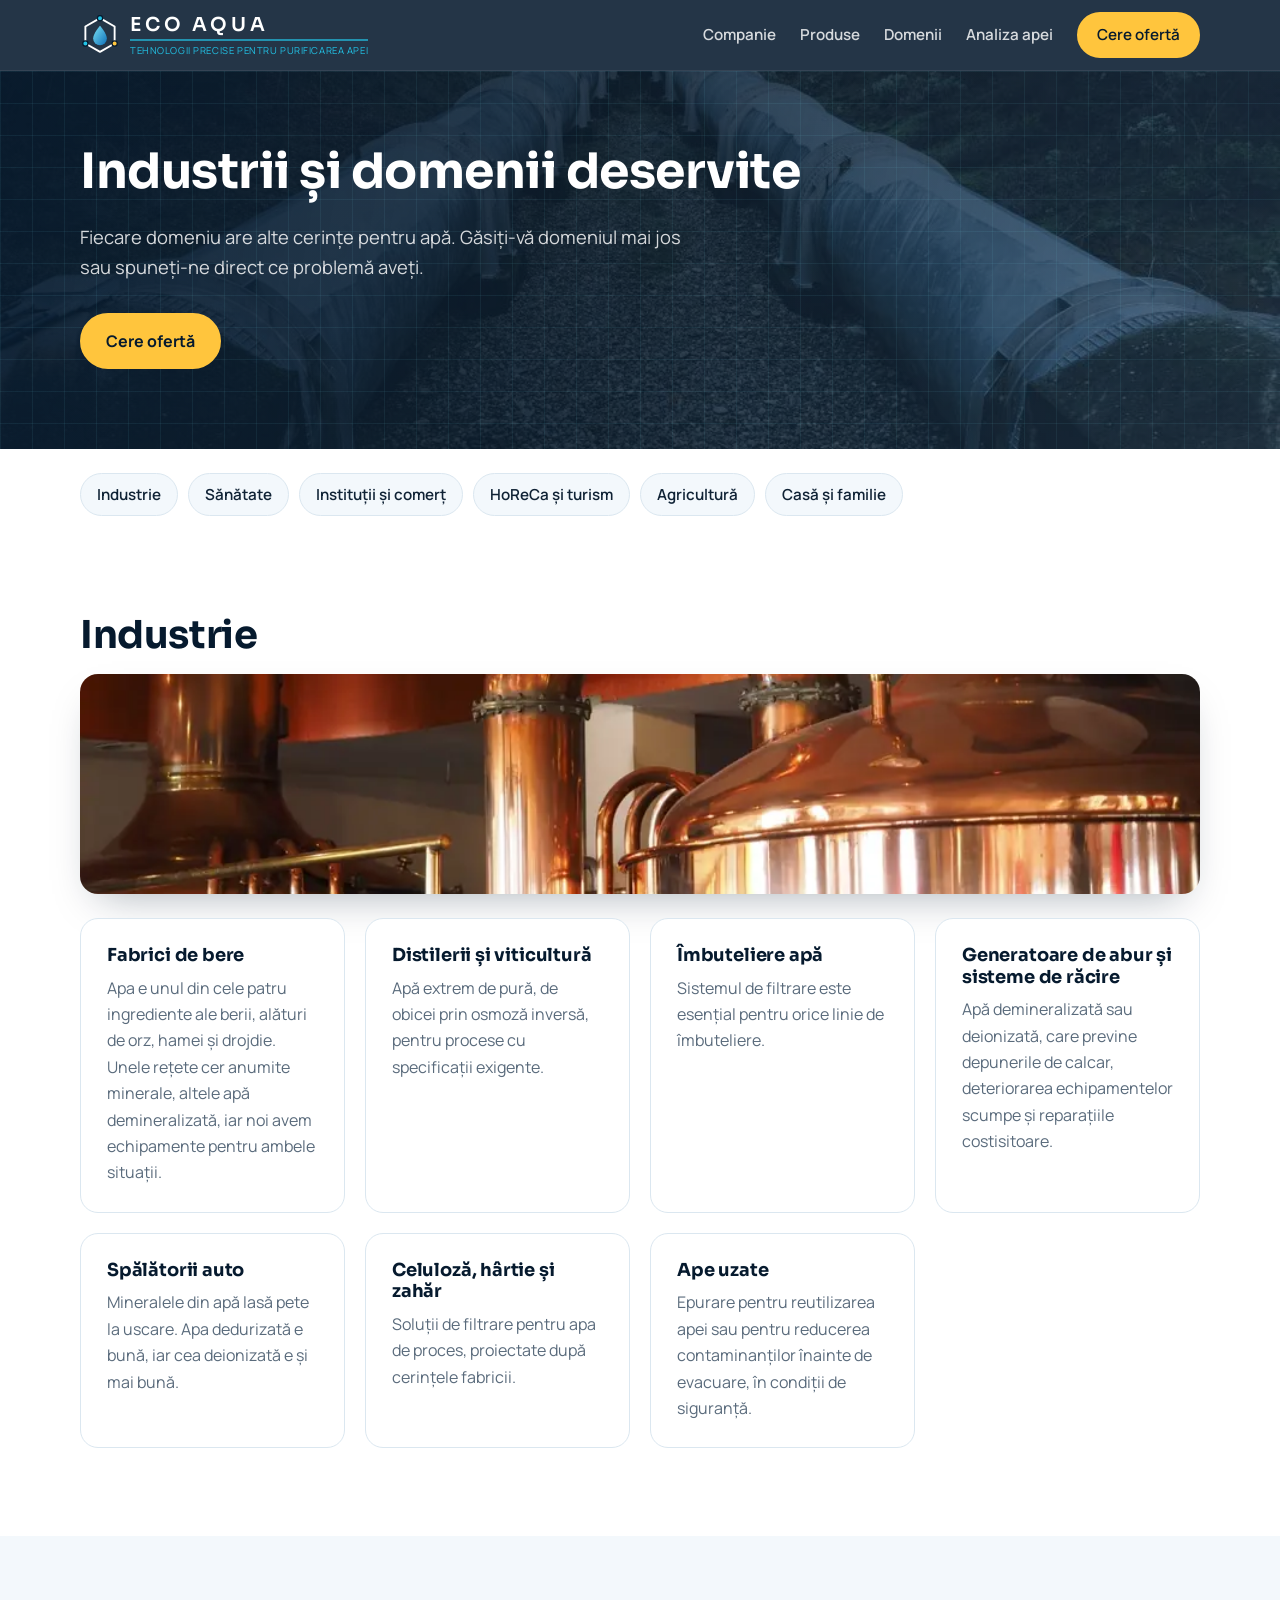
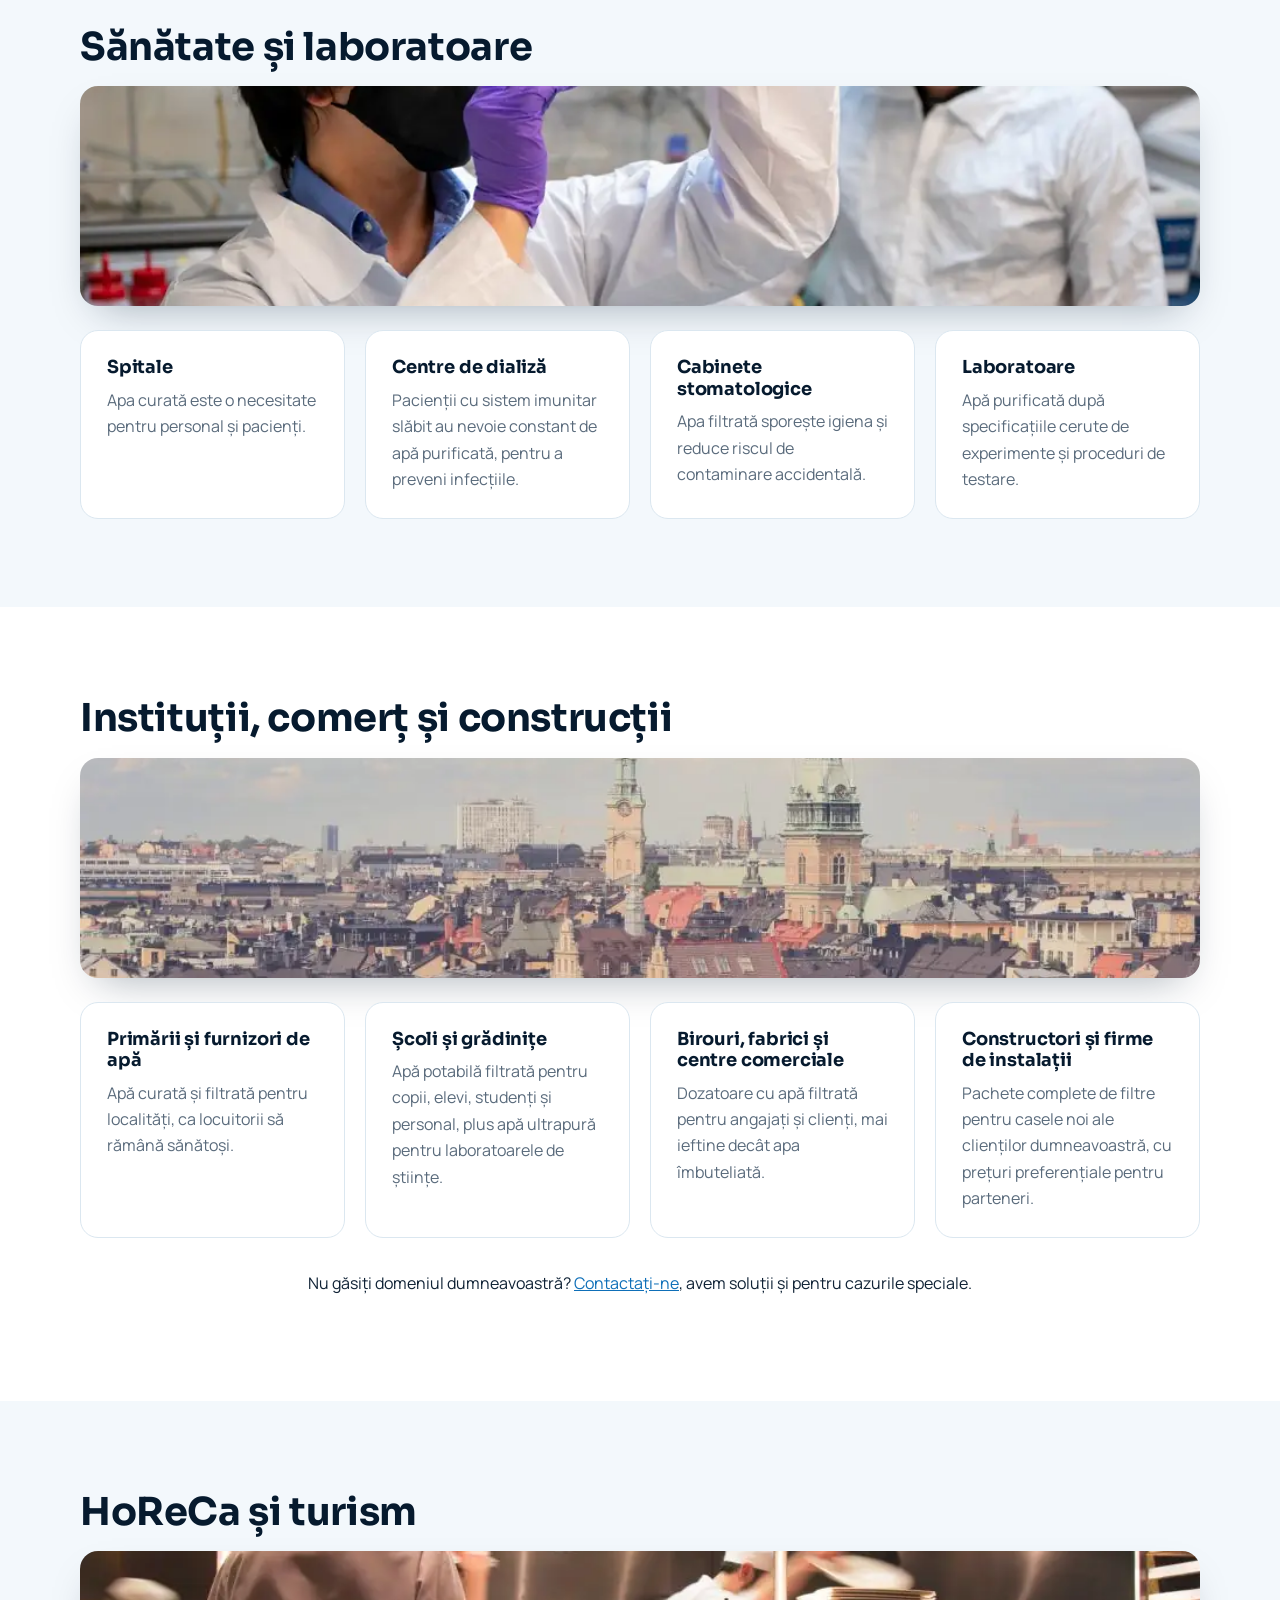
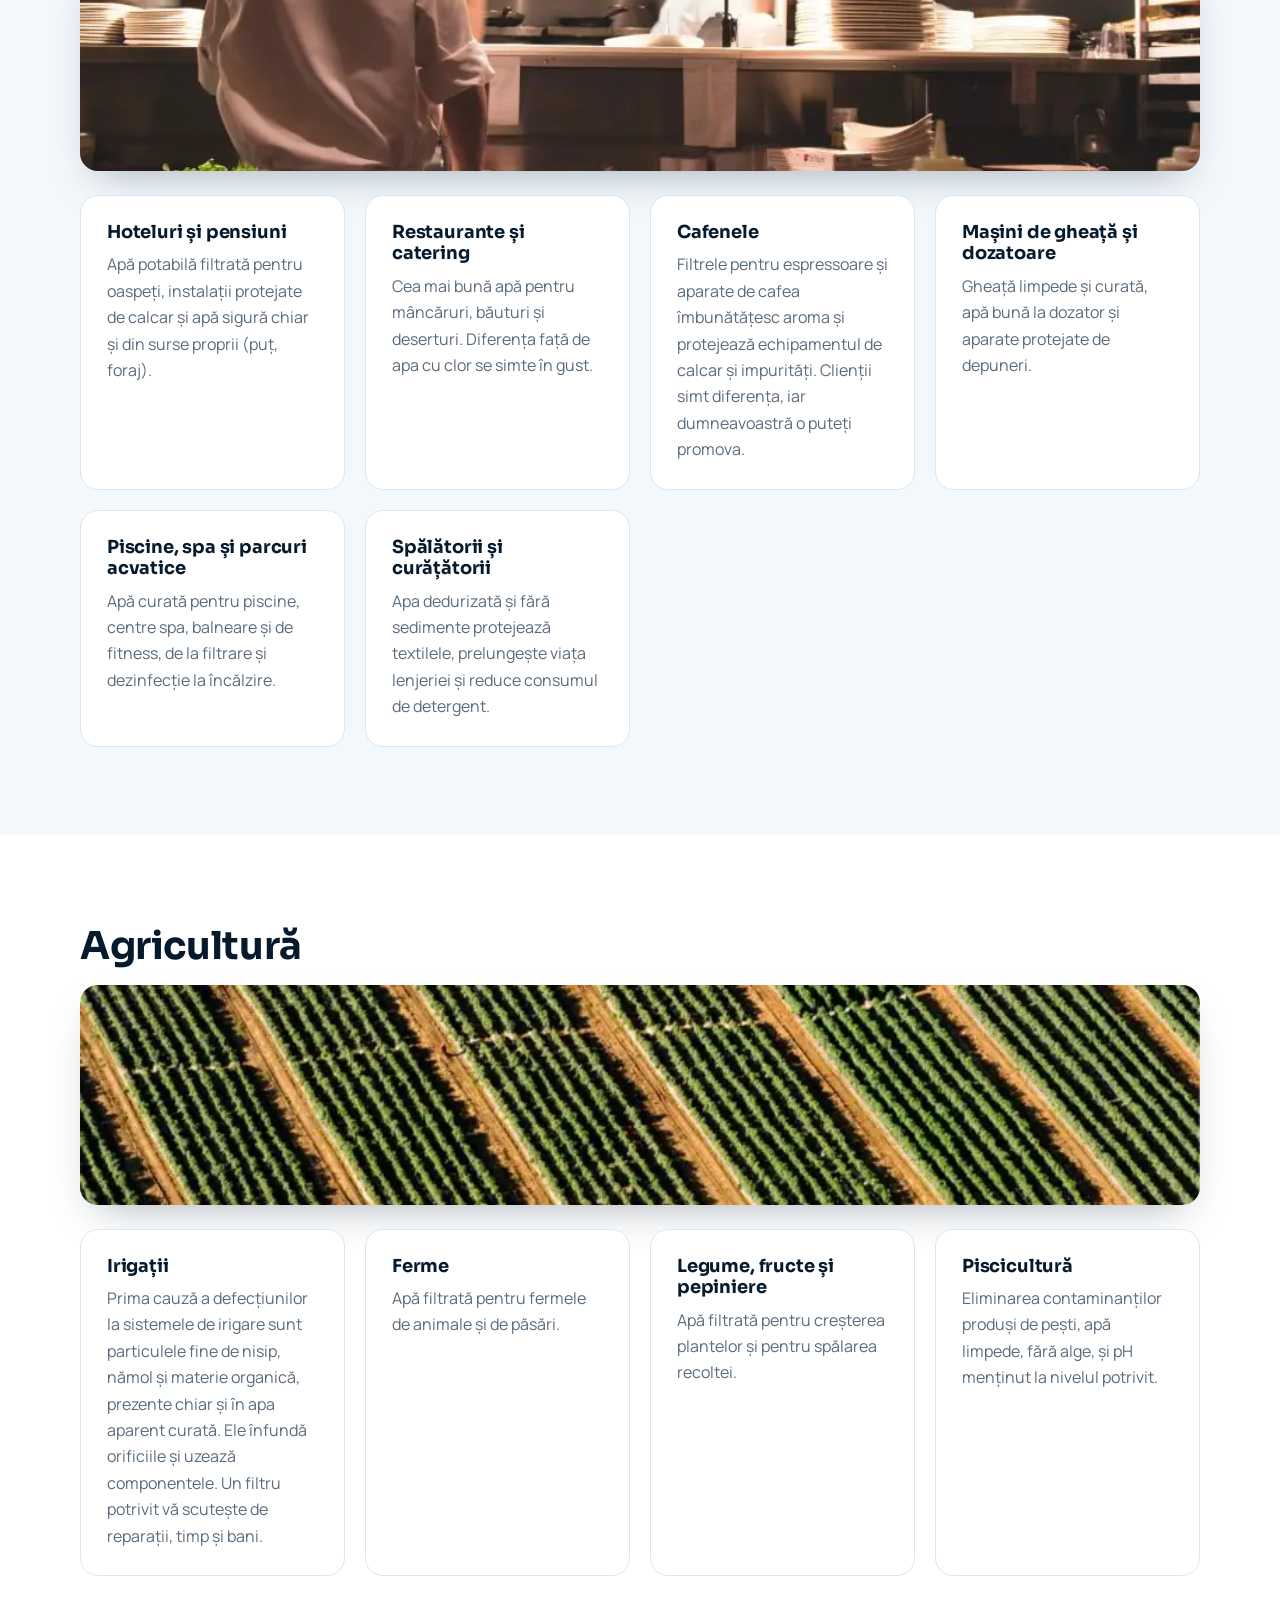
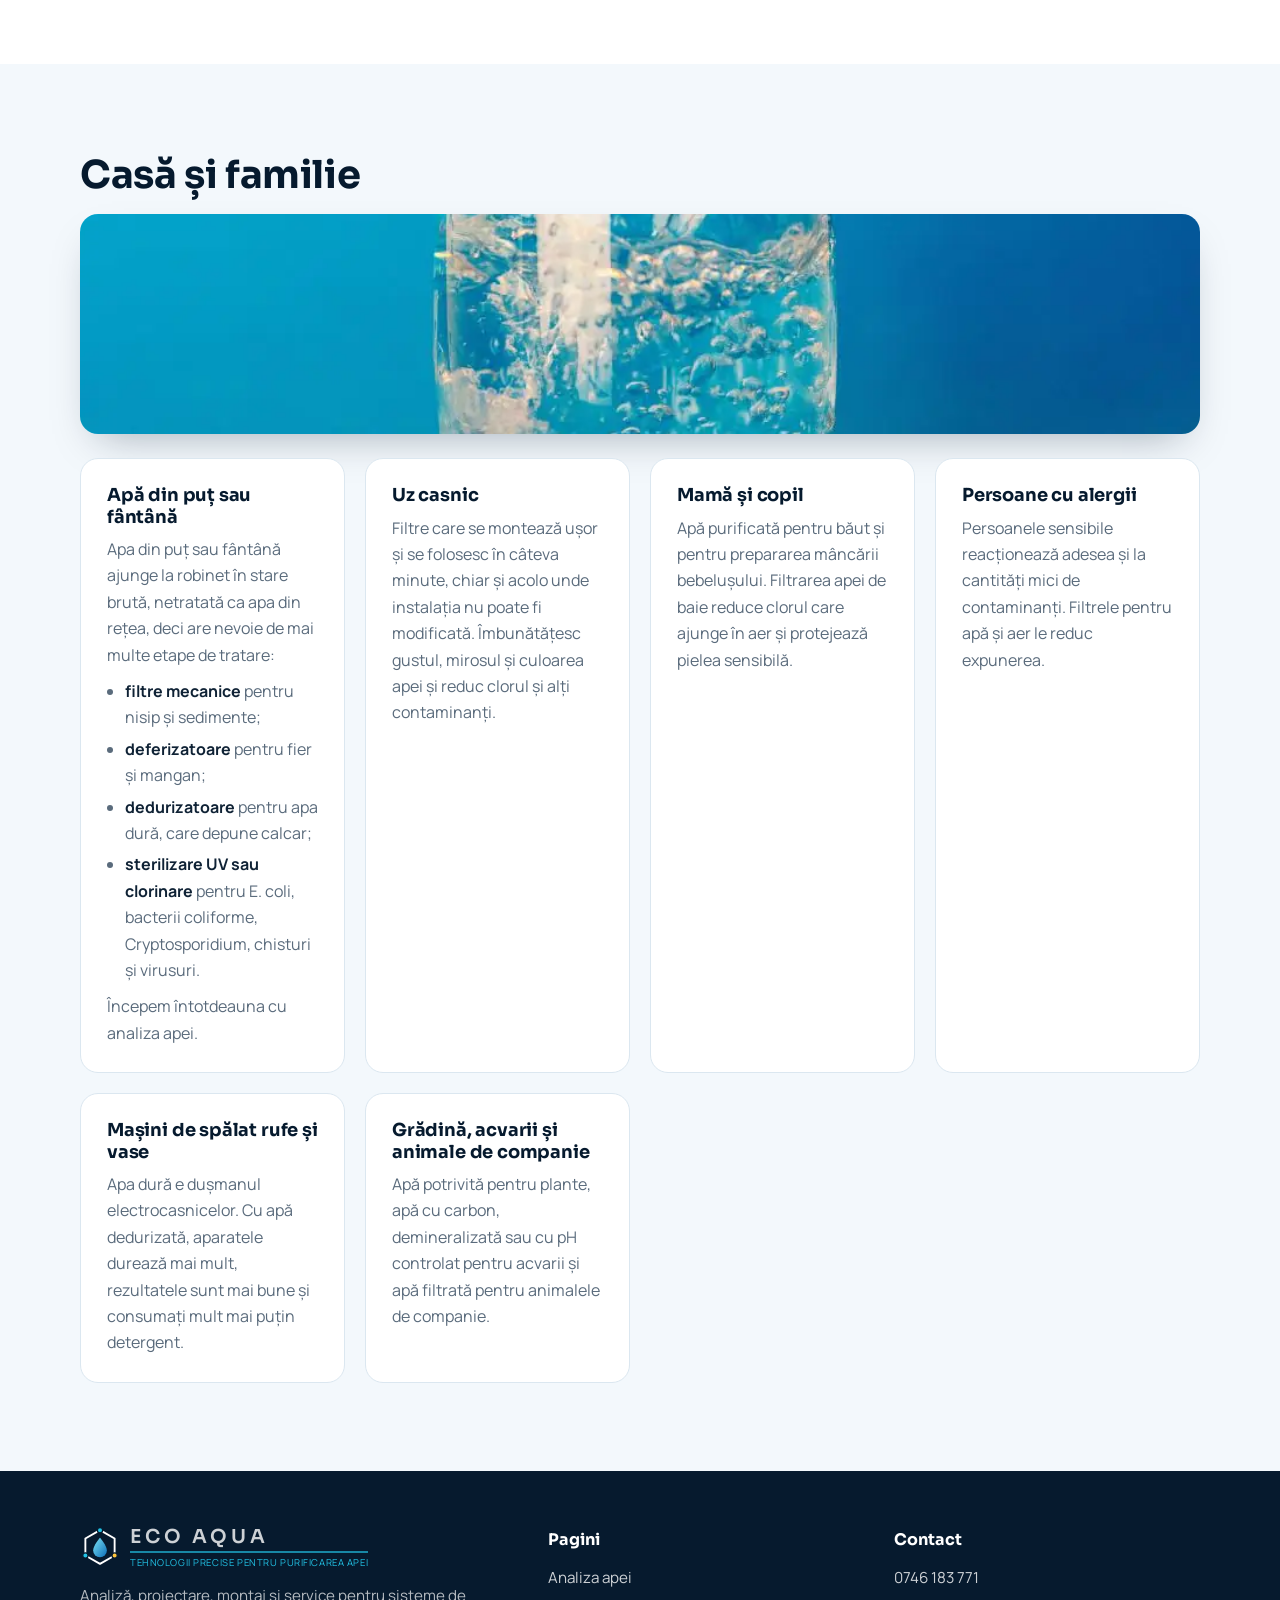
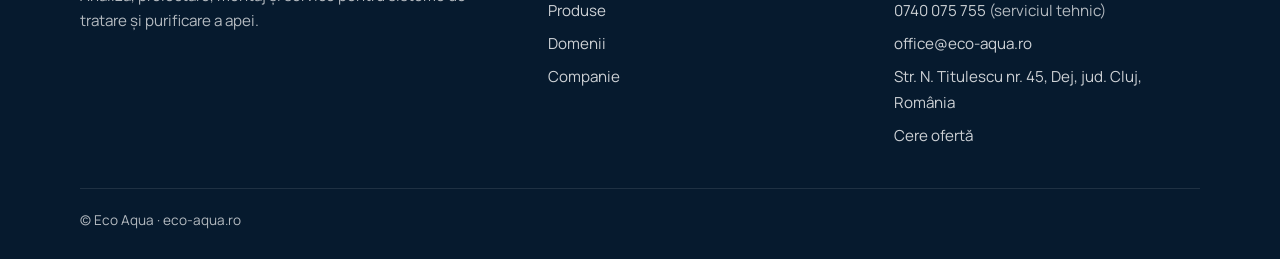
<file: domenii.html>
<!doctype html>
<html lang="ro">
<head>
  <meta charset="utf-8">
  <meta name="viewport" content="width=device-width, initial-scale=1">
  <title>Domenii – Eco Aqua | Tratarea apei pentru case, HoReCa, sănătate, industrie, agricultură</title>
  <link rel="icon" href="img/logo/favicon.svg" type="image/svg+xml">
  <meta name="description" content="Soluții Eco Aqua de tratare a apei pentru case și fântâni, pensiuni, hoteluri, restaurante, cafenele, spitale, laboratoare, industrie alimentară, agricultură și municipalități.">
  <link rel="preconnect" href="https://fonts.googleapis.com">
  <link rel="preconnect" href="https://fonts.gstatic.com" crossorigin>
  <link href="https://fonts.googleapis.com/css2?family=Manrope:wght@400;600;700;800&family=Sora:wght@600;700;800&display=swap" rel="stylesheet">
  <link rel="stylesheet" href="style.css">
  <script src="script.js" defer></script>
</head>
<body>
  <header class="top">
    <div class="wrap nav">
      <a class="logo" href="index.html" aria-label="Eco Aqua – pagina principală"><svg viewBox="0 0 64 64" aria-hidden="true"><defs><linearGradient id="lg" x1="0" y1="0" x2="1" y2="1"><stop offset="0" stop-color="#7be3f5"/><stop offset="1" stop-color="#0e6fb8"/></linearGradient></defs><path d="M32 5 55.4 18.5v27L32 59 8.6 45.5v-27z" fill="none" stroke="#fff" stroke-width="3" stroke-linejoin="round"/><path d="M32 17s11 12.5 11 20.5a11 11 0 0 1-22 0C21 29.5 32 17 32 17z" fill="url(#lg)"/><circle cx="32" cy="5" r="4.2" fill="#22c3e6" stroke="#061a2e" stroke-width="2"/><circle cx="55.4" cy="45.5" r="4.2" fill="#ffc53d" stroke="#061a2e" stroke-width="2"/><circle cx="8.6" cy="45.5" r="4.2" fill="#22c3e6" stroke="#061a2e" stroke-width="2"/></svg><span class="lw"><b>ECO AQUA</b><small>Tehnologii precise pentru purificarea apei</small></span></a>
      <button class="menu-toggle" aria-label="Meniu" aria-expanded="false"><svg viewBox="0 0 24 24" fill="none" stroke="currentColor" stroke-width="2" stroke-linecap="round"><path d="M4 7h16M4 12h16M4 17h16"/></svg></button>
      <nav>
        <a href="index.html#despre">Companie</a>
        <a href="produse.html">Produse</a>
        <a href="domenii.html">Domenii</a>
        <a href="analiza-apei.html">Analiza apei</a>
        <a href="index.html#contact" class="btn small">Cere ofertă</a>
      </nav>
    </div>
  </header>

  <section class="hero small-hero photo" style="--bg:url(img/fundal/conducte.webp)">
    <div class="wrap">
      <h1>Industrii și domenii deservite</h1>
      <p>Fiecare domeniu are alte cerințe pentru apă. Găsiți-vă domeniul mai jos sau spuneți-ne direct ce problemă aveți.</p>
      <a href="index.html#contact" class="btn">Cere ofertă</a>
    </div>
  </section>

  <nav class="wrap jump">
    <a href="#industrie">Industrie</a>
    <a href="#sanatate">Sănătate</a>
    <a href="#institutii">Instituții și comerț</a>
    <a href="#horeca">HoReCa și turism</a>
    <a href="#agricultura">Agricultură</a>
    <a href="#casa">Casă și familie</a>
  </nav>

  <section id="industrie" class="wrap">
          <h2>Industrie</h2>
          <img class="banner" src="img/domenii/fabrica-bere.webp" alt="Cazane din cupru într-o fabrică de bere" width="933" height="700" loading="lazy">
      <div class="grid">
        <article class="card"><h3>Fabrici de bere</h3><p>Apa e unul din cele patru ingrediente ale berii, alături de orz, hamei și drojdie. Unele rețete cer anumite minerale, altele apă demineralizată, iar noi avem echipamente pentru ambele situații.</p></article>
        <article class="card"><h3>Distilerii și viticultură</h3><p>Apă extrem de pură, de obicei prin osmoză inversă, pentru procese cu specificații exigente.</p></article>
        <article class="card"><h3>Îmbuteliere apă</h3><p>Sistemul de filtrare este esențial pentru orice linie de îmbuteliere.</p></article>
        <article class="card"><h3>Generatoare de abur și sisteme de răcire</h3><p>Apă demineralizată sau deionizată, care previne depunerile de calcar, deteriorarea echipamentelor scumpe și reparațiile costisitoare.</p></article>
        <article class="card"><h3>Spălătorii auto</h3><p>Mineralele din apă lasă pete la uscare. Apa dedurizată e bună, iar cea deionizată e și mai bună.</p></article>
        <article class="card"><h3>Celuloză, hârtie și zahăr</h3><p>Soluții de filtrare pentru apa de proces, proiectate după cerințele fabricii.</p></article>
        <article class="card"><h3>Ape uzate</h3><p>Epurare pentru reutilizarea apei sau pentru reducerea contaminanților înainte de evacuare, în condiții de siguranță.</p></article>
      </div>
  </section>

  <section id="sanatate" class="alt">
    <div class="wrap">
    <h2>Sănătate și laboratoare</h2>
    <img class="banner" src="img/domenii/laborator-cercetare.webp" alt="Specialiști care analizează o probă în laborator" width="1000" height="665" loading="lazy">
    <div class="grid">
      <article class="card"><h3>Spitale</h3><p>Apa curată este o necesitate pentru personal și pacienți.</p></article>
      <article class="card"><h3>Centre de dializă</h3><p>Pacienții cu sistem imunitar slăbit au nevoie constant de apă purificată, pentru a preveni infecțiile.</p></article>
      <article class="card"><h3>Cabinete stomatologice</h3><p>Apa filtrată sporește igiena și reduce riscul de contaminare accidentală.</p></article>
      <article class="card"><h3>Laboratoare</h3><p>Apă purificată după specificațiile cerute de experimente și proceduri de testare.</p></article>
    </div>
    </div>
  </section>

  <section id="institutii" class="wrap">
          <h2>Instituții, comerț și construcții</h2>
          <img class="banner" src="img/domenii/oras.webp" alt="Panoramă cu clădirile unui oraș" width="960" height="640" loading="lazy">
      <div class="grid">
        <article class="card"><h3>Primării și furnizori de apă</h3><p>Apă curată și filtrată pentru localități, ca locuitorii să rămână sănătoși.</p></article>
        <article class="card"><h3>Școli și grădinițe</h3><p>Apă potabilă filtrată pentru copii, elevi, studenți și personal, plus apă ultrapură pentru laboratoarele de științe.</p></article>
        <article class="card"><h3>Birouri, fabrici și centre comerciale</h3><p>Dozatoare cu apă filtrată pentru angajați și clienți, mai ieftine decât apa îmbuteliată.</p></article>
        <article class="card"><h3>Constructori și firme de instalații</h3><p>Pachete complete de filtre pentru casele noi ale clienților dumneavoastră, cu prețuri preferențiale pentru parteneri.</p></article>
      </div>
      <p class="center">Nu găsiți domeniul dumneavoastră? <a href="index.html#contact">Contactați-ne</a>, avem soluții și pentru cazurile speciale.</p>
  </section>

  <section id="horeca" class="alt">
    <div class="wrap">
      <h2>HoReCa și turism</h2>
      <img class="banner" src="img/domenii/bucatarie-restaurant.webp" alt="Bucătari în bucătăria unui restaurant" width="960" height="640" loading="lazy">
      <div class="grid">
        <article class="card"><h3>Hoteluri și pensiuni</h3><p>Apă potabilă filtrată pentru oaspeți, instalații protejate de calcar și apă sigură chiar și din surse proprii (puț, foraj).</p></article>
        <article class="card"><h3>Restaurante și catering</h3><p>Cea mai bună apă pentru mâncăruri, băuturi și deserturi. Diferența față de apa cu clor se simte în gust.</p></article>
        <article class="card"><h3>Cafenele</h3><p>Filtrele pentru espressoare și aparate de cafea îmbunătățesc aroma și protejează echipamentul de calcar și impurități. Clienții simt diferența, iar dumneavoastră o puteți promova.</p></article>
        <article class="card"><h3>Mașini de gheață și dozatoare</h3><p>Gheață limpede și curată, apă bună la dozator și aparate protejate de depuneri.</p></article>
        <article class="card"><h3>Piscine, spa și parcuri acvatice</h3><p>Apă curată pentru piscine, centre spa, balneare și de fitness, de la filtrare și dezinfecție la încălzire.</p></article>
        <article class="card"><h3>Spălătorii și curățătorii</h3><p>Apa dedurizată și fără sedimente protejează textilele, prelungește viața lenjeriei și reduce consumul de detergent.</p></article>
      </div>
    </div>
  </section>

  <section id="agricultura" class="wrap">
    <h2>Agricultură</h2>
    <img class="banner" src="img/domenii/campuri.webp" alt="Câmpuri cultivate văzute de sus" width="800" height="536" loading="lazy">
    <div class="grid">
      <article class="card"><h3>Irigații</h3><p>Prima cauză a defecțiunilor la sistemele de irigare sunt particulele fine de nisip, nămol și materie organică, prezente chiar și în apa aparent curată. Ele înfundă orificiile și uzează componentele. Un filtru potrivit vă scutește de reparații, timp și bani.</p></article>
      <article class="card"><h3>Ferme</h3><p>Apă filtrată pentru fermele de animale și de păsări.</p></article>
      <article class="card"><h3>Legume, fructe și pepiniere</h3><p>Apă filtrată pentru creșterea plantelor și pentru spălarea recoltei.</p></article>
      <article class="card"><h3>Piscicultură</h3><p>Eliminarea contaminanților produși de pești, apă limpede, fără alge, și pH menținut la nivelul potrivit.</p></article>
    </div>
  </section>

  <section id="casa" class="alt">
    <div class="wrap">
    <h2>Casă și familie</h2>
    <img class="banner" src="img/domenii/pahar-apa.webp" alt="Apă turnată într-un pahar" width="960" height="640" loading="lazy">
    <div class="grid">
      <article class="card"><h3>Apă din puț sau fântână</h3>
        <p>Apa din puț sau fântână ajunge la robinet în stare brută, netratată ca apa din rețea, deci are nevoie de mai multe etape de tratare:</p>
        <ul>
          <li><strong>filtre mecanice</strong> pentru nisip și sedimente;</li>
          <li><strong>deferizatoare</strong> pentru fier și mangan;</li>
          <li><strong>dedurizatoare</strong> pentru apa dură, care depune calcar;</li>
          <li><strong>sterilizare UV sau clorinare</strong> pentru E. coli, bacterii coliforme, Cryptosporidium, chisturi și virusuri.</li>
        </ul>
        <p>Începem întotdeauna cu analiza apei.</p></article>
      <article class="card"><h3>Uz casnic</h3><p>Filtre care se montează ușor și se folosesc în câteva minute, chiar și acolo unde instalația nu poate fi modificată. Îmbunătățesc gustul, mirosul și culoarea apei și reduc clorul și alți contaminanți.</p></article>
      <article class="card"><h3>Mamă și copil</h3><p>Apă purificată pentru băut și pentru prepararea mâncării bebelușului. Filtrarea apei de baie reduce clorul care ajunge în aer și protejează pielea sensibilă.</p></article>
      <article class="card"><h3>Persoane cu alergii</h3><p>Persoanele sensibile reacționează adesea și la cantități mici de contaminanți. Filtrele pentru apă și aer le reduc expunerea.</p></article>
      <article class="card"><h3>Mașini de spălat rufe și vase</h3><p>Apa dură e dușmanul electrocasnicelor. Cu apă dedurizată, aparatele durează mai mult, rezultatele sunt mai bune și consumați mult mai puțin detergent.</p></article>
      <article class="card"><h3>Grădină, acvarii și animale de companie</h3><p>Apă potrivită pentru plante, apă cu carbon, demineralizată sau cu pH controlat pentru acvarii și apă filtrată pentru animalele de companie.</p></article>
    </div>
    </div>
  </section>

  <footer class="site-foot">
    <div class="wrap">
      <div class="foot-grid">
        <div>
          <a class="logo" href="index.html"><svg viewBox="0 0 64 64" aria-hidden="true"><path d="M32 5 55.4 18.5v27L32 59 8.6 45.5v-27z" fill="none" stroke="#fff" stroke-width="3" stroke-linejoin="round"/><path d="M32 17s11 12.5 11 20.5a11 11 0 0 1-22 0C21 29.5 32 17 32 17z" fill="url(#lg)"/><circle cx="32" cy="5" r="4.2" fill="#22c3e6" stroke="#061a2e" stroke-width="2"/><circle cx="55.4" cy="45.5" r="4.2" fill="#ffc53d" stroke="#061a2e" stroke-width="2"/><circle cx="8.6" cy="45.5" r="4.2" fill="#22c3e6" stroke="#061a2e" stroke-width="2"/></svg><span class="lw"><b>ECO AQUA</b><small>Tehnologii precise pentru purificarea apei</small></span></a>
          <p>Analiză, proiectare, montaj și service pentru sisteme de tratare și purificare a apei.</p>
        </div>
        <div>
          <h4>Pagini</h4>
          <ul><li><a href="analiza-apei.html">Analiza apei</a></li><li><a href="produse.html">Produse</a></li><li><a href="domenii.html">Domenii</a></li><li><a href="index.html#despre">Companie</a></li></ul>
        </div>
        <div>
          <h4>Contact</h4>
          <ul><li><a href="tel:+40746183771">0746 183 771</a></li><li><a href="tel:+40740075755">0740 075 755</a> (serviciul tehnic)</li><li><a href="mailto:office@eco-aqua.ro">office@eco-aqua.ro</a></li><li><a href="https://www.google.com/maps/search/?api=1&amp;query=Strada+Nicolae+Titulescu+45%2C+Dej%2C+Cluj%2C+Rom%C3%A2nia" target="_blank" rel="noopener">Str. N. Titulescu nr. 45, Dej, jud. Cluj, România</a></li><li><a href="index.html#contact">Cere ofertă</a></li></ul>
        </div>
      </div>
      <div class="copy">© Eco Aqua · eco-aqua.ro</div>
    </div>
  </footer>

  <a class="float-call" href="tel:+40746183771" aria-label="Sună acum"><svg viewBox="0 0 24 24"><path d="M5 4h4l2 5-2.5 1.5a11 11 0 0 0 5 5L15 13l5 2v4a2 2 0 0 1-2 2A16 16 0 0 1 3 6a2 2 0 0 1 2-2"/></svg></a>
</body>
</html>
</file>
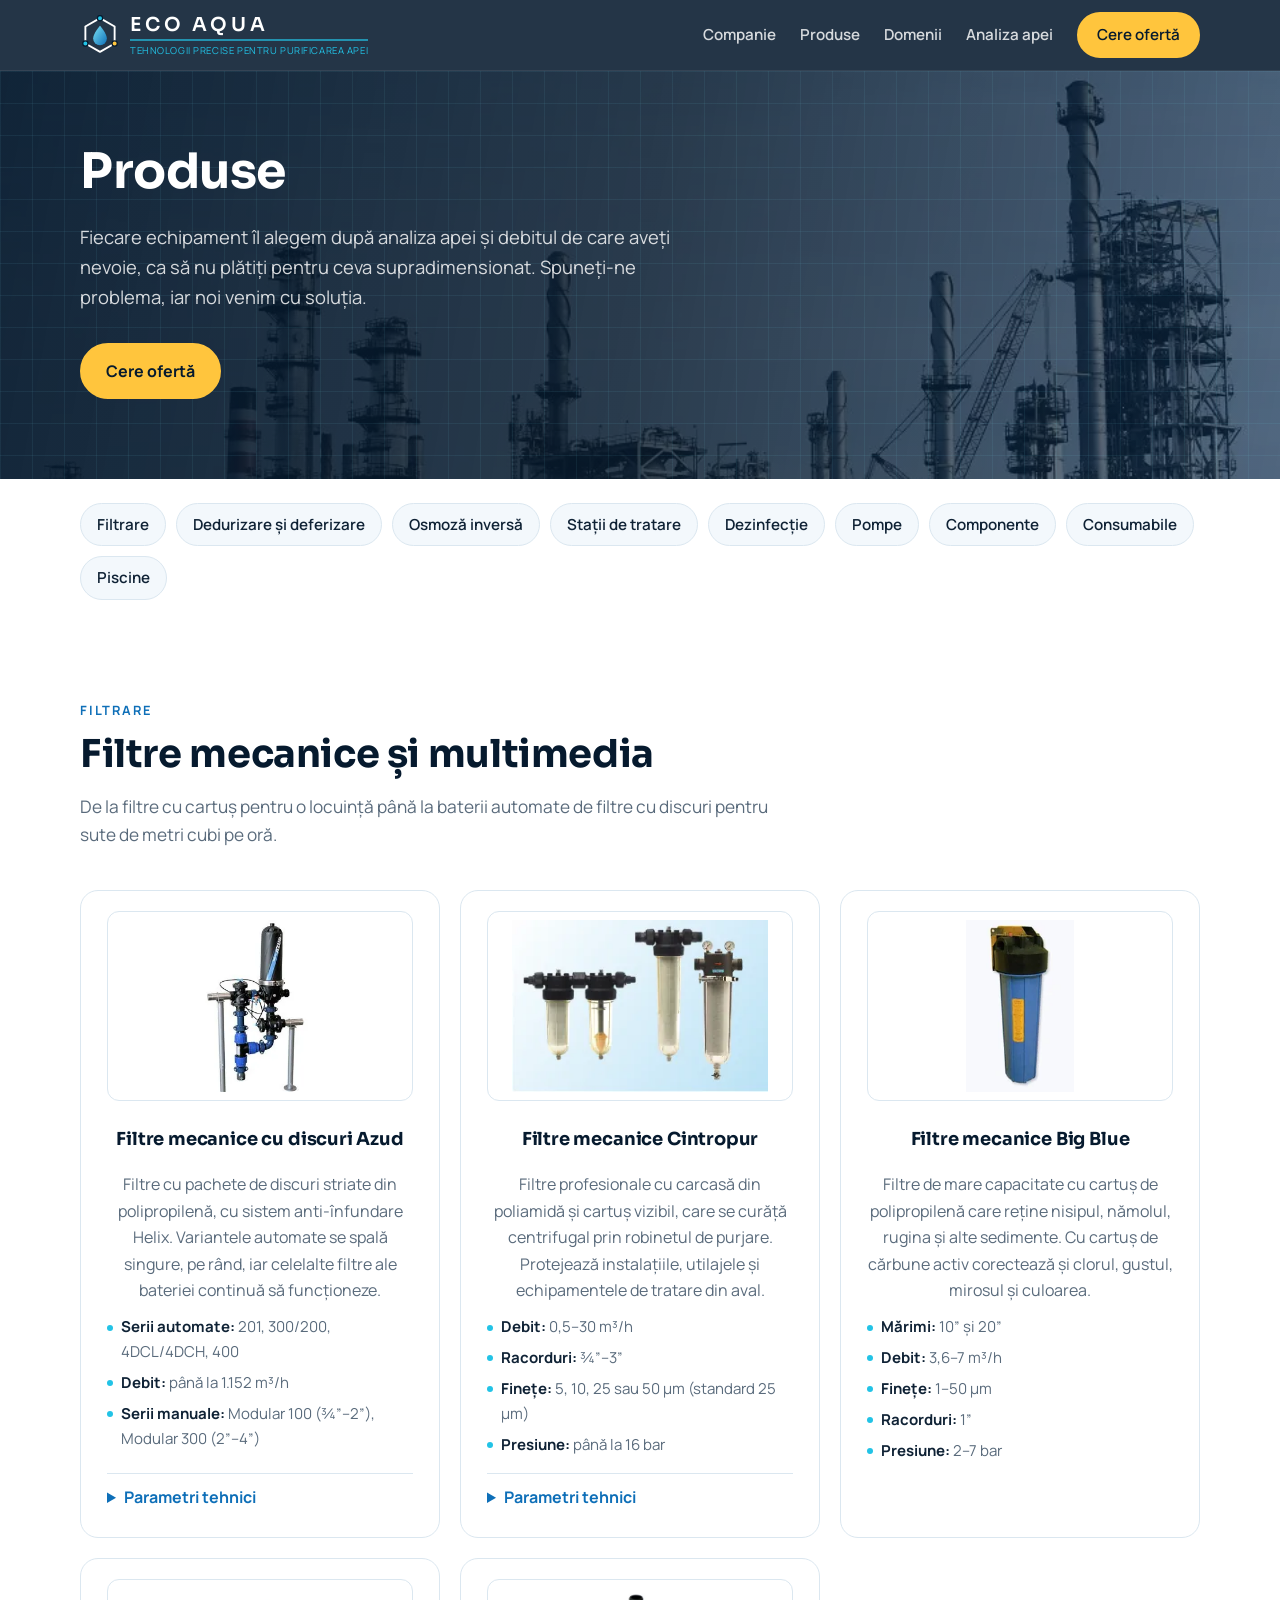
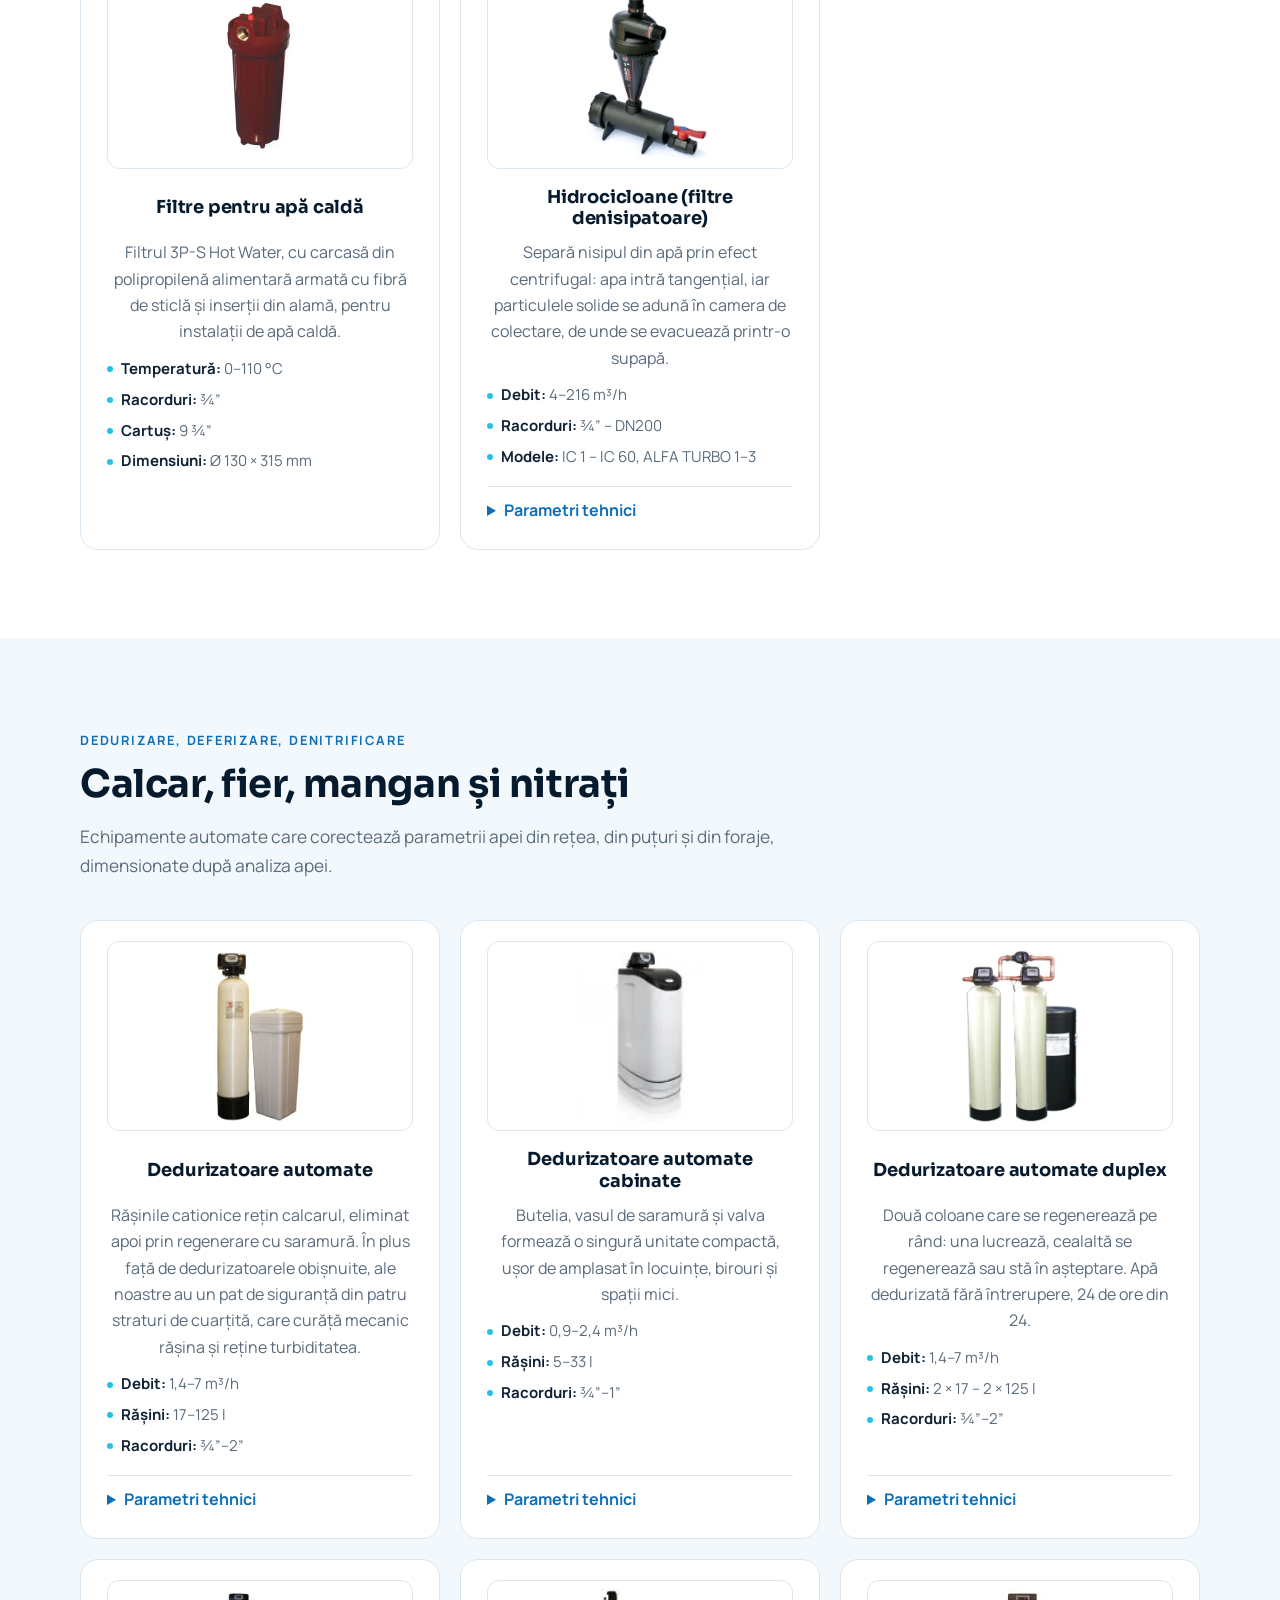
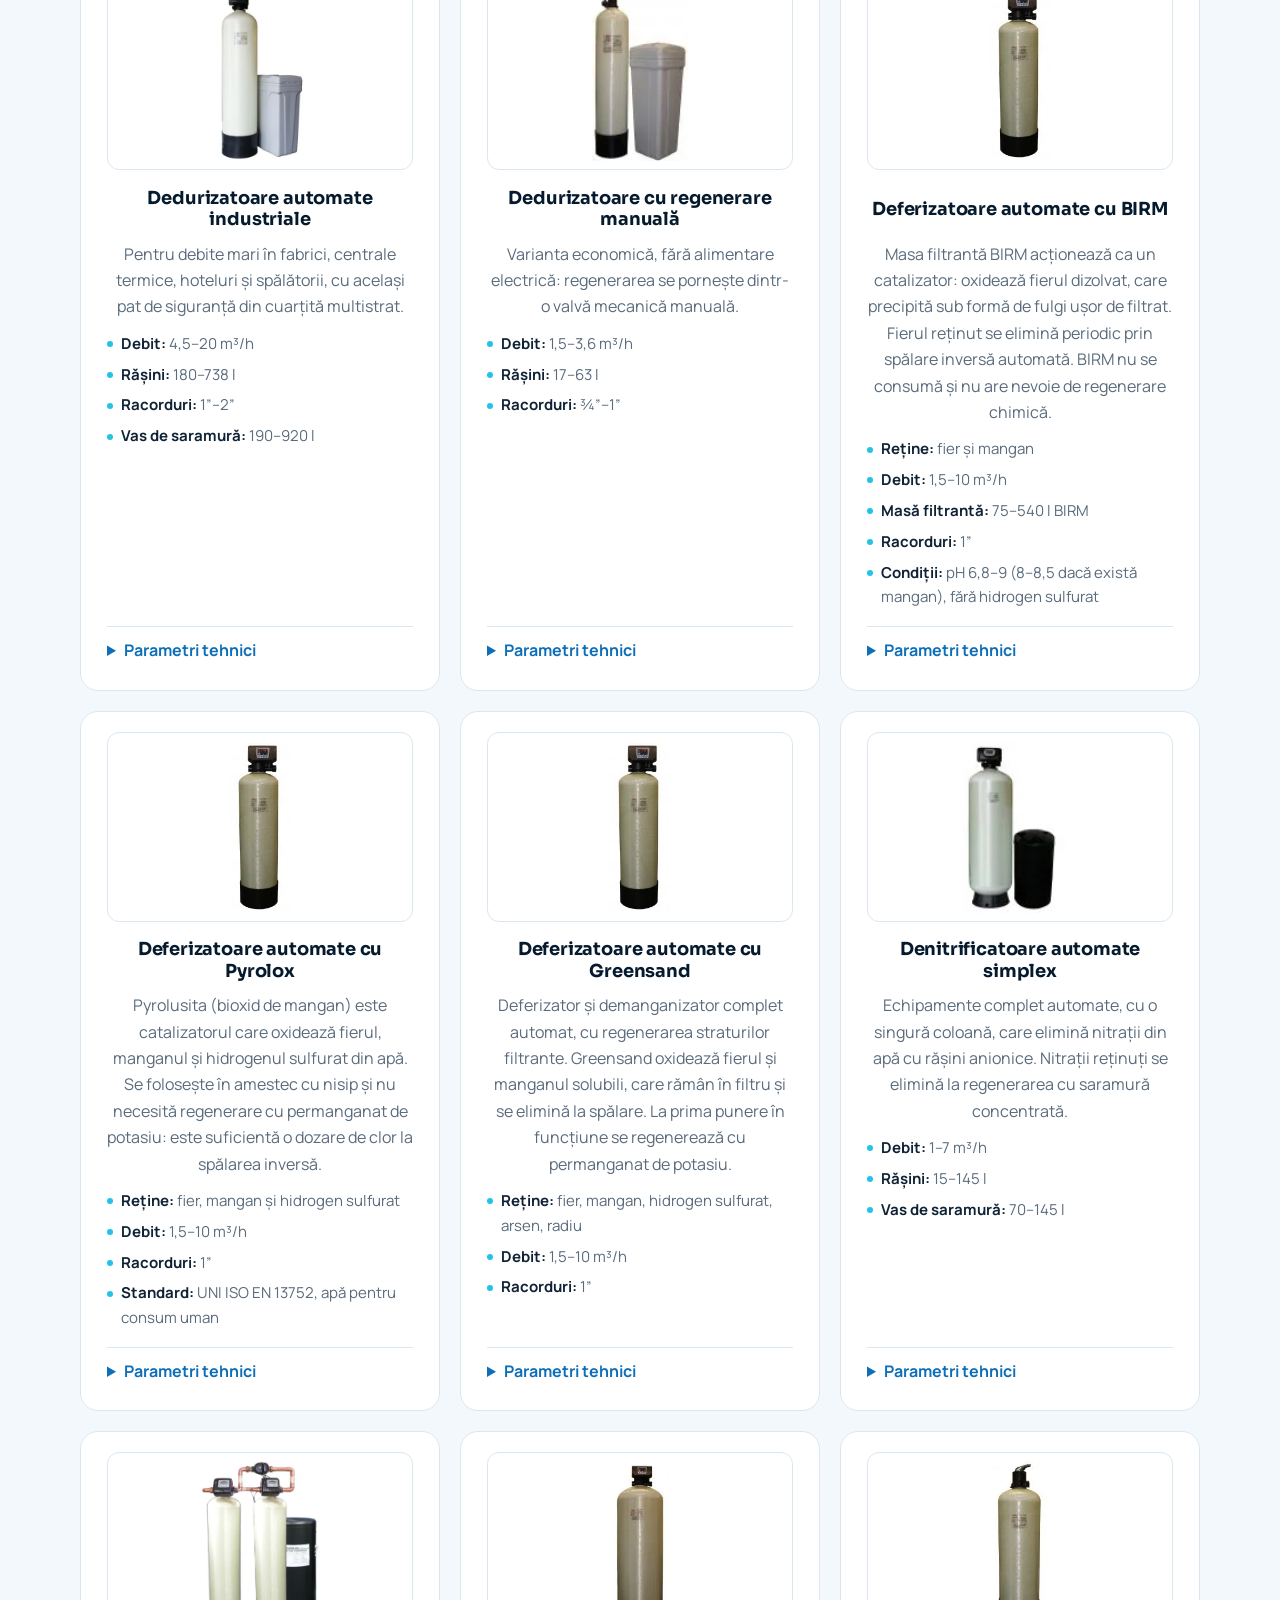
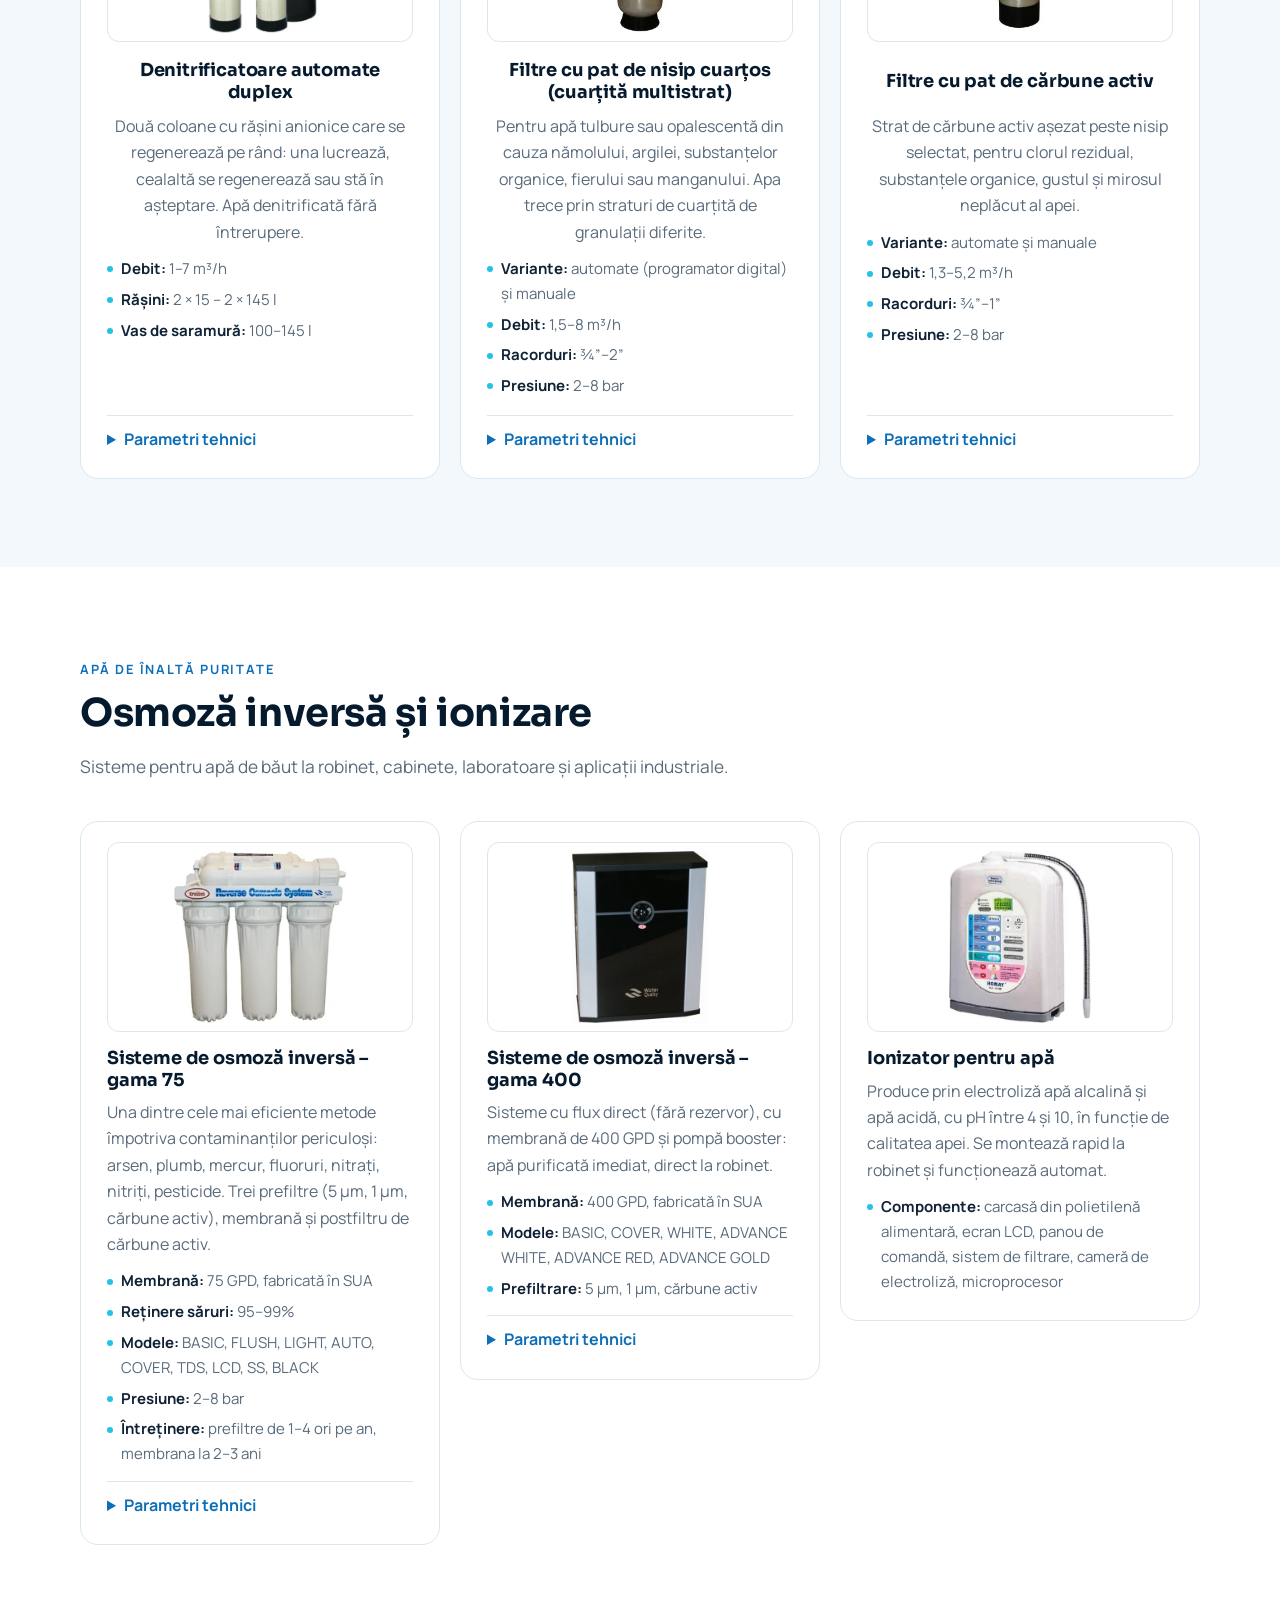
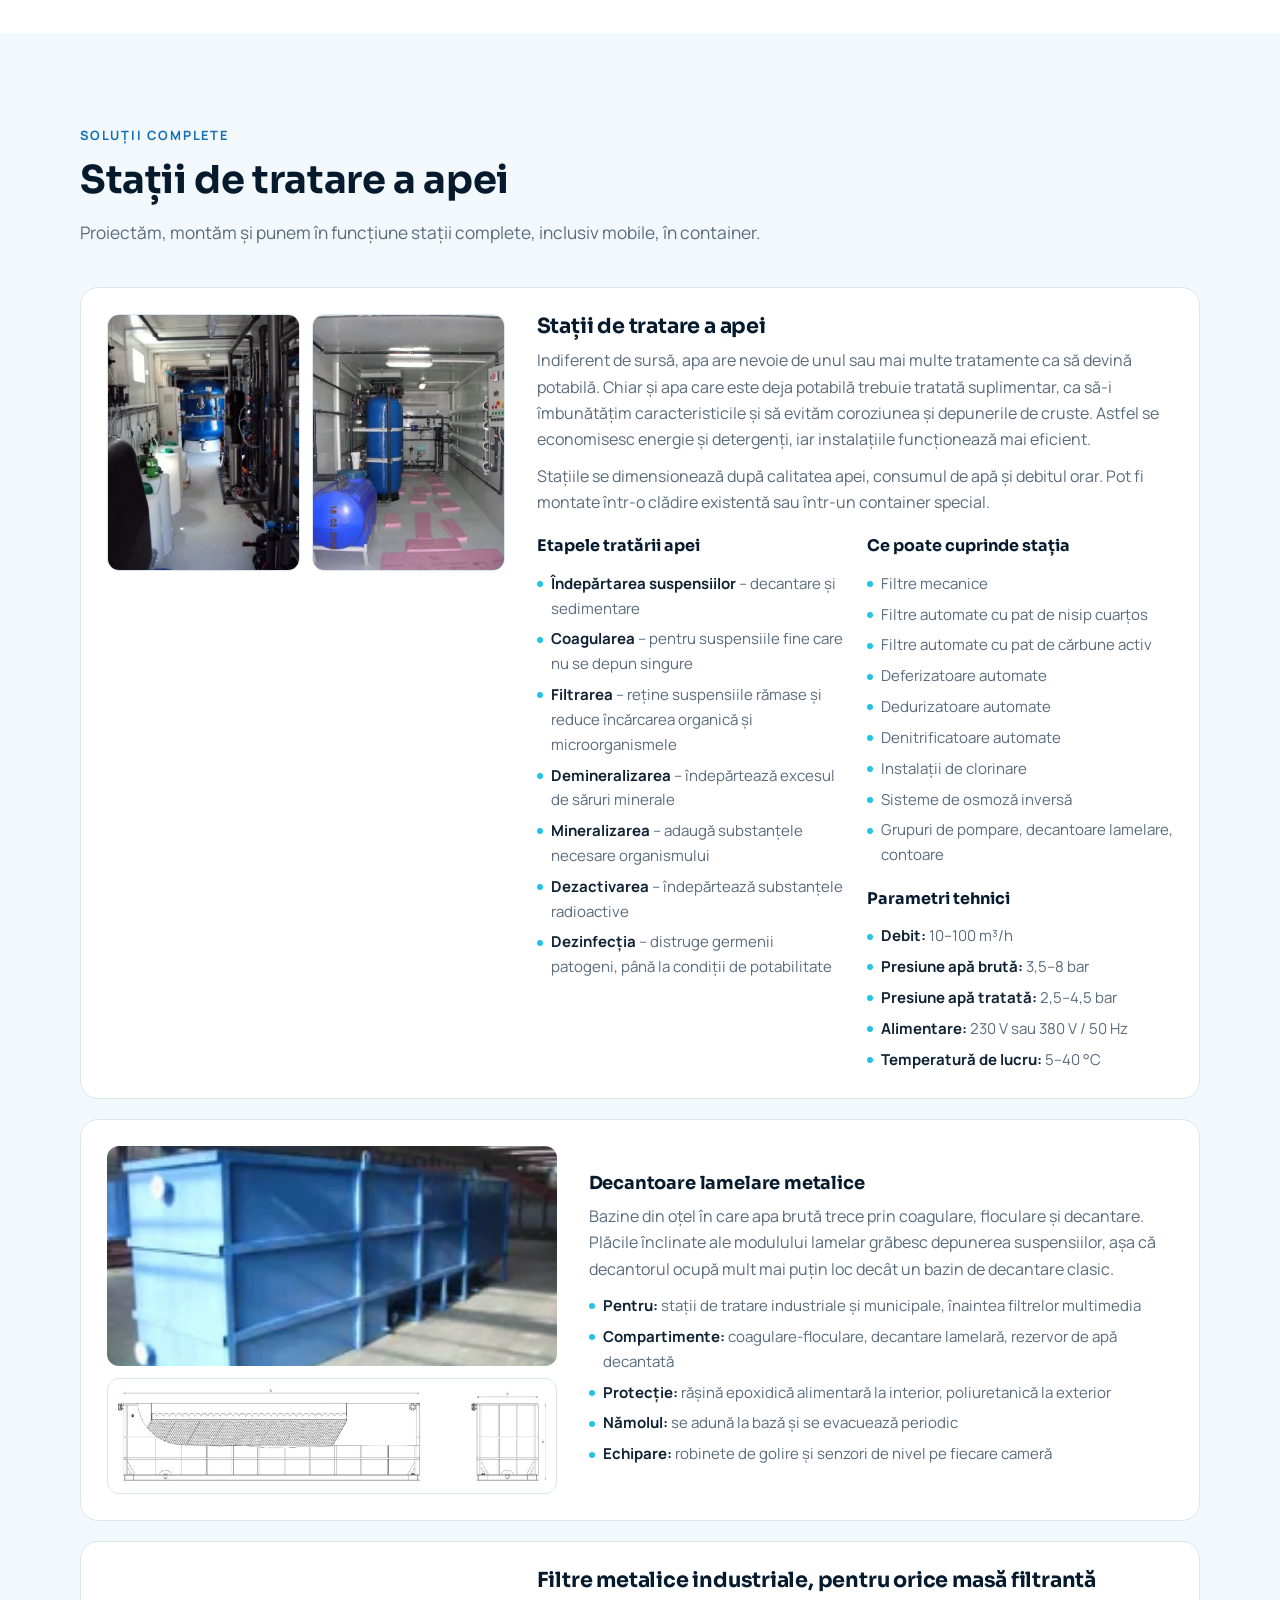
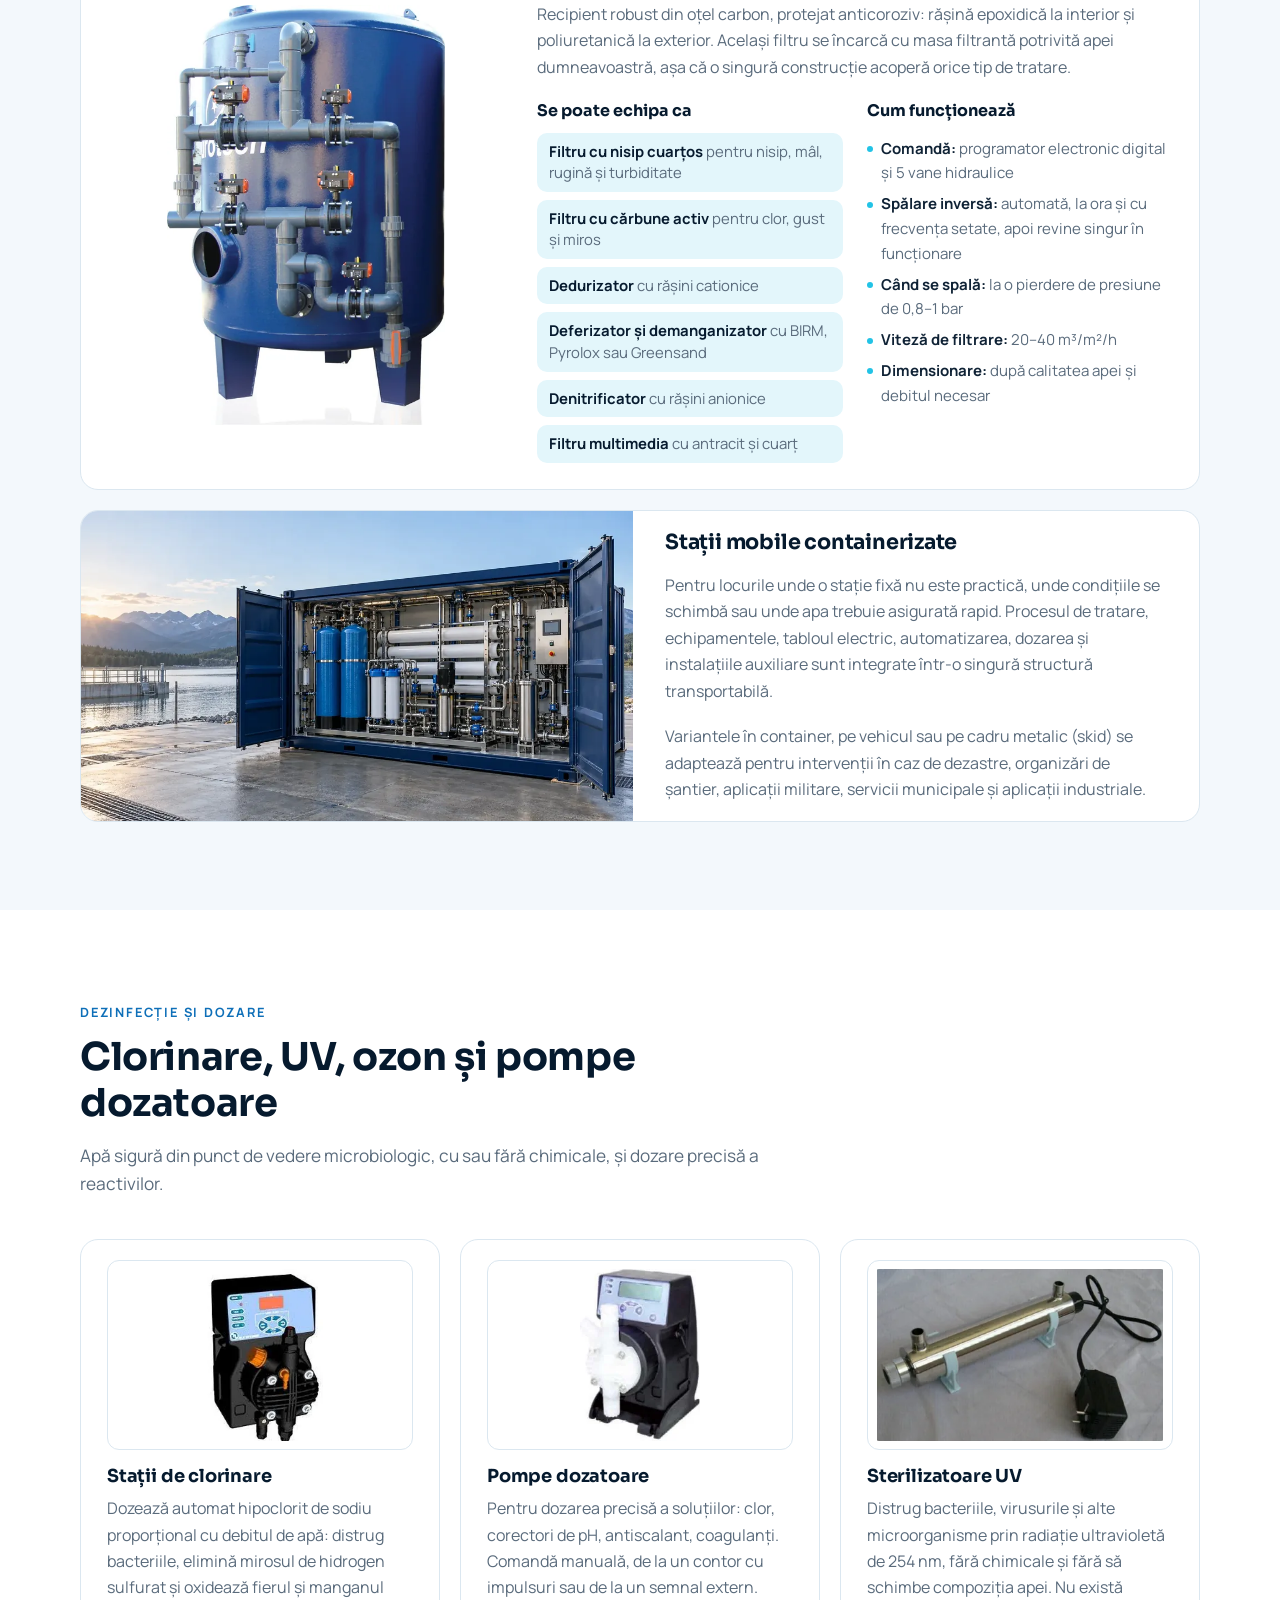
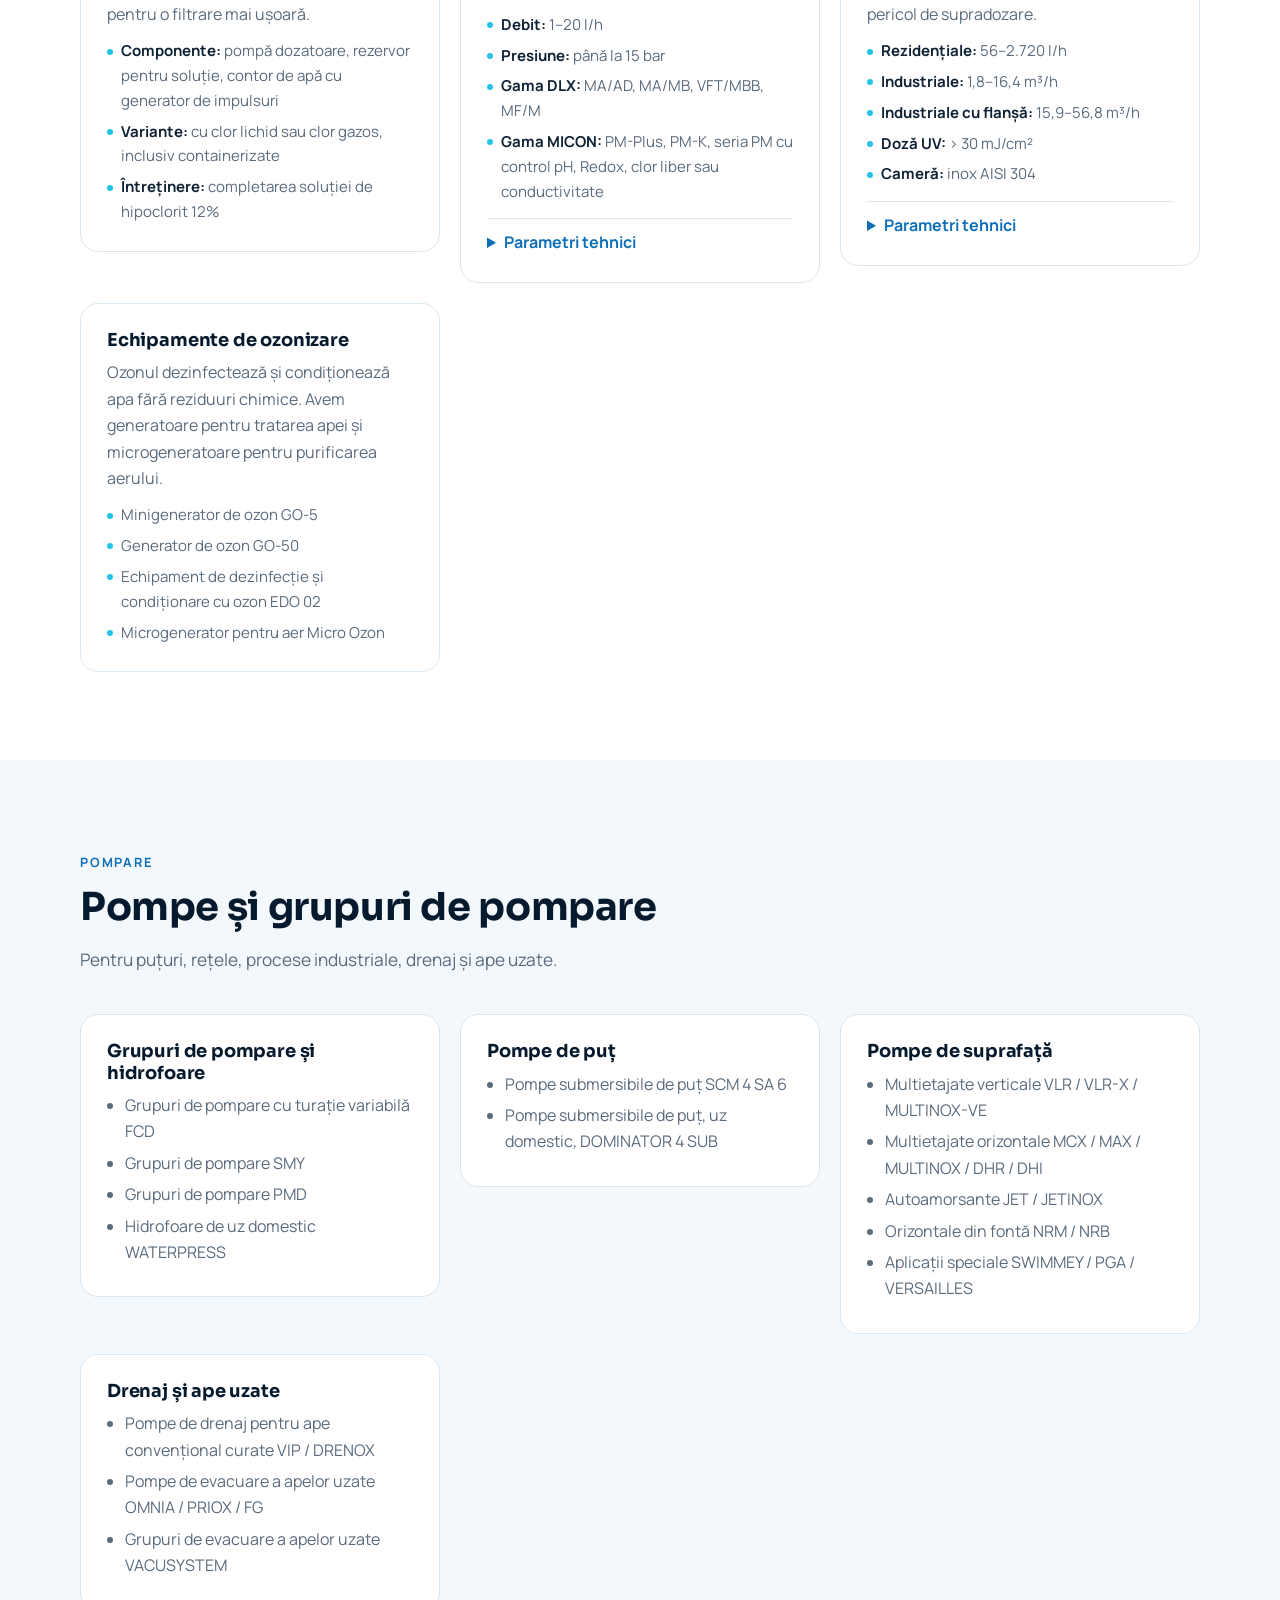
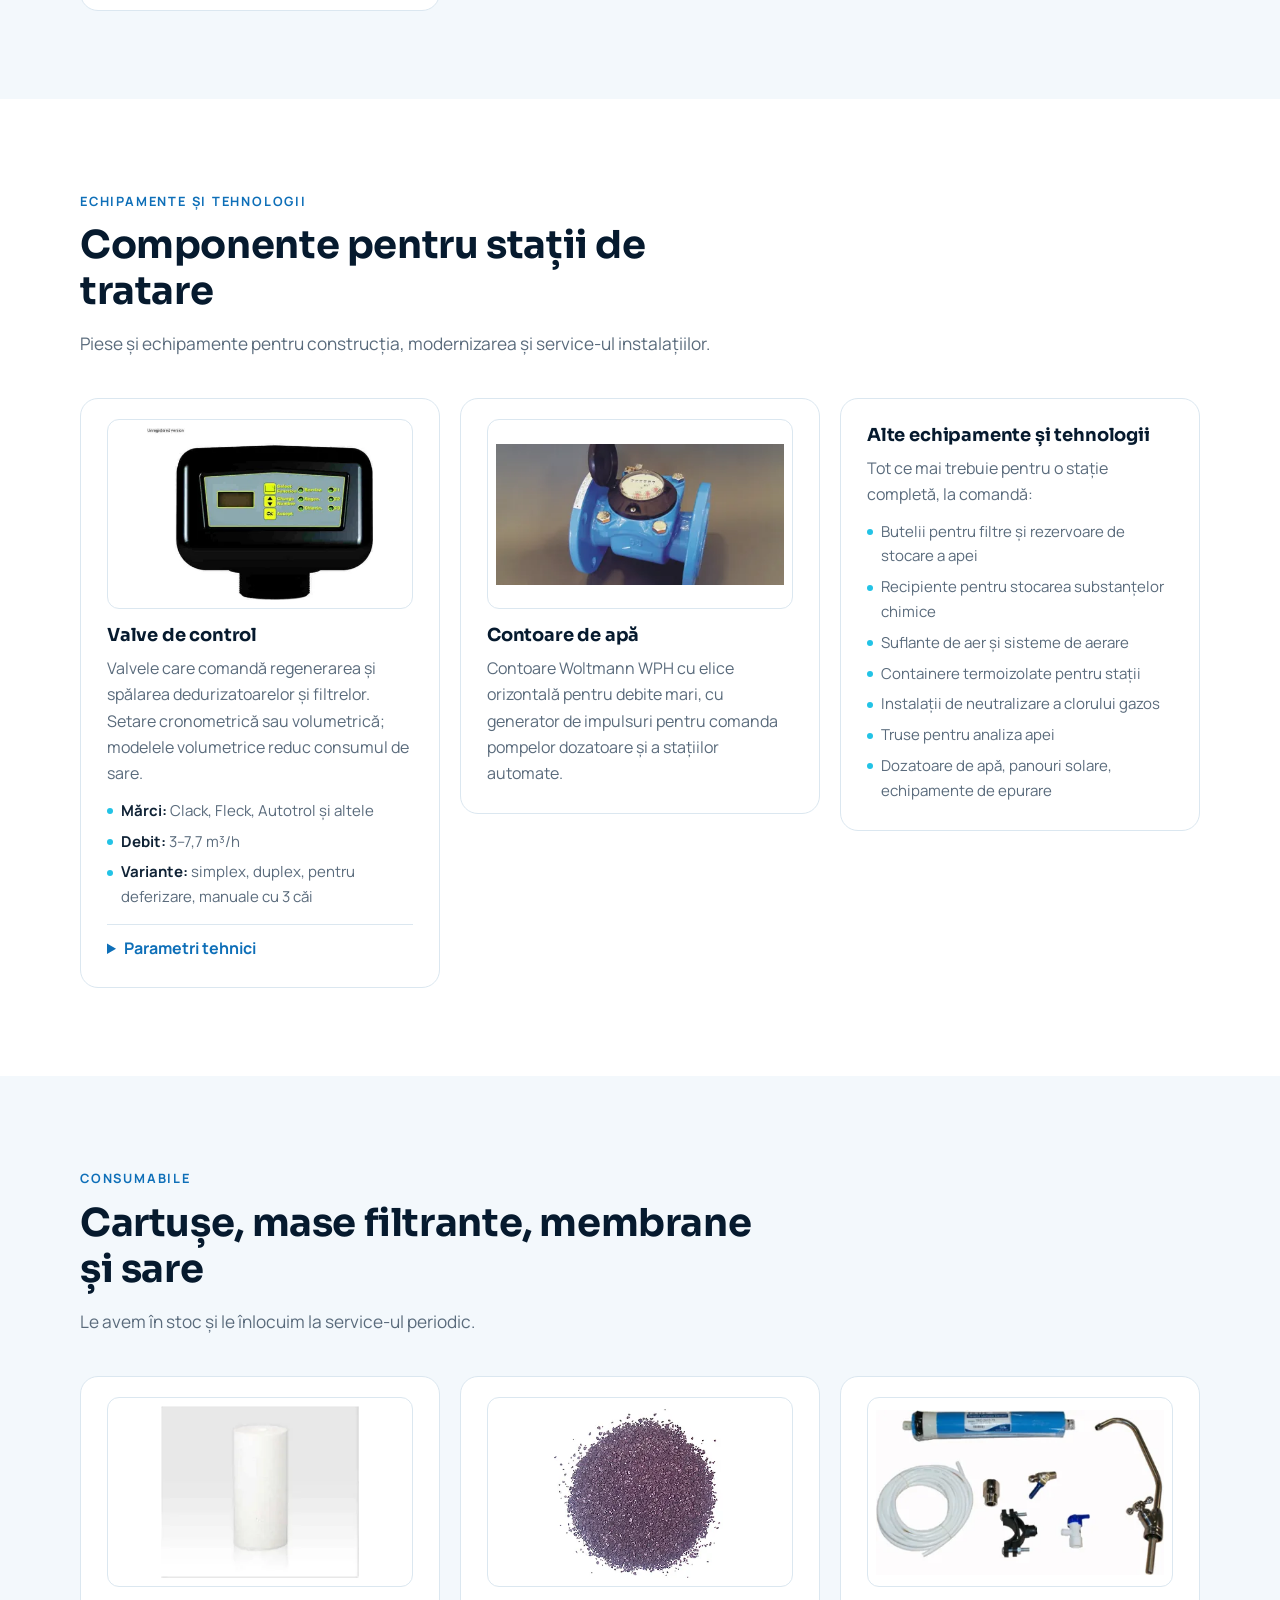
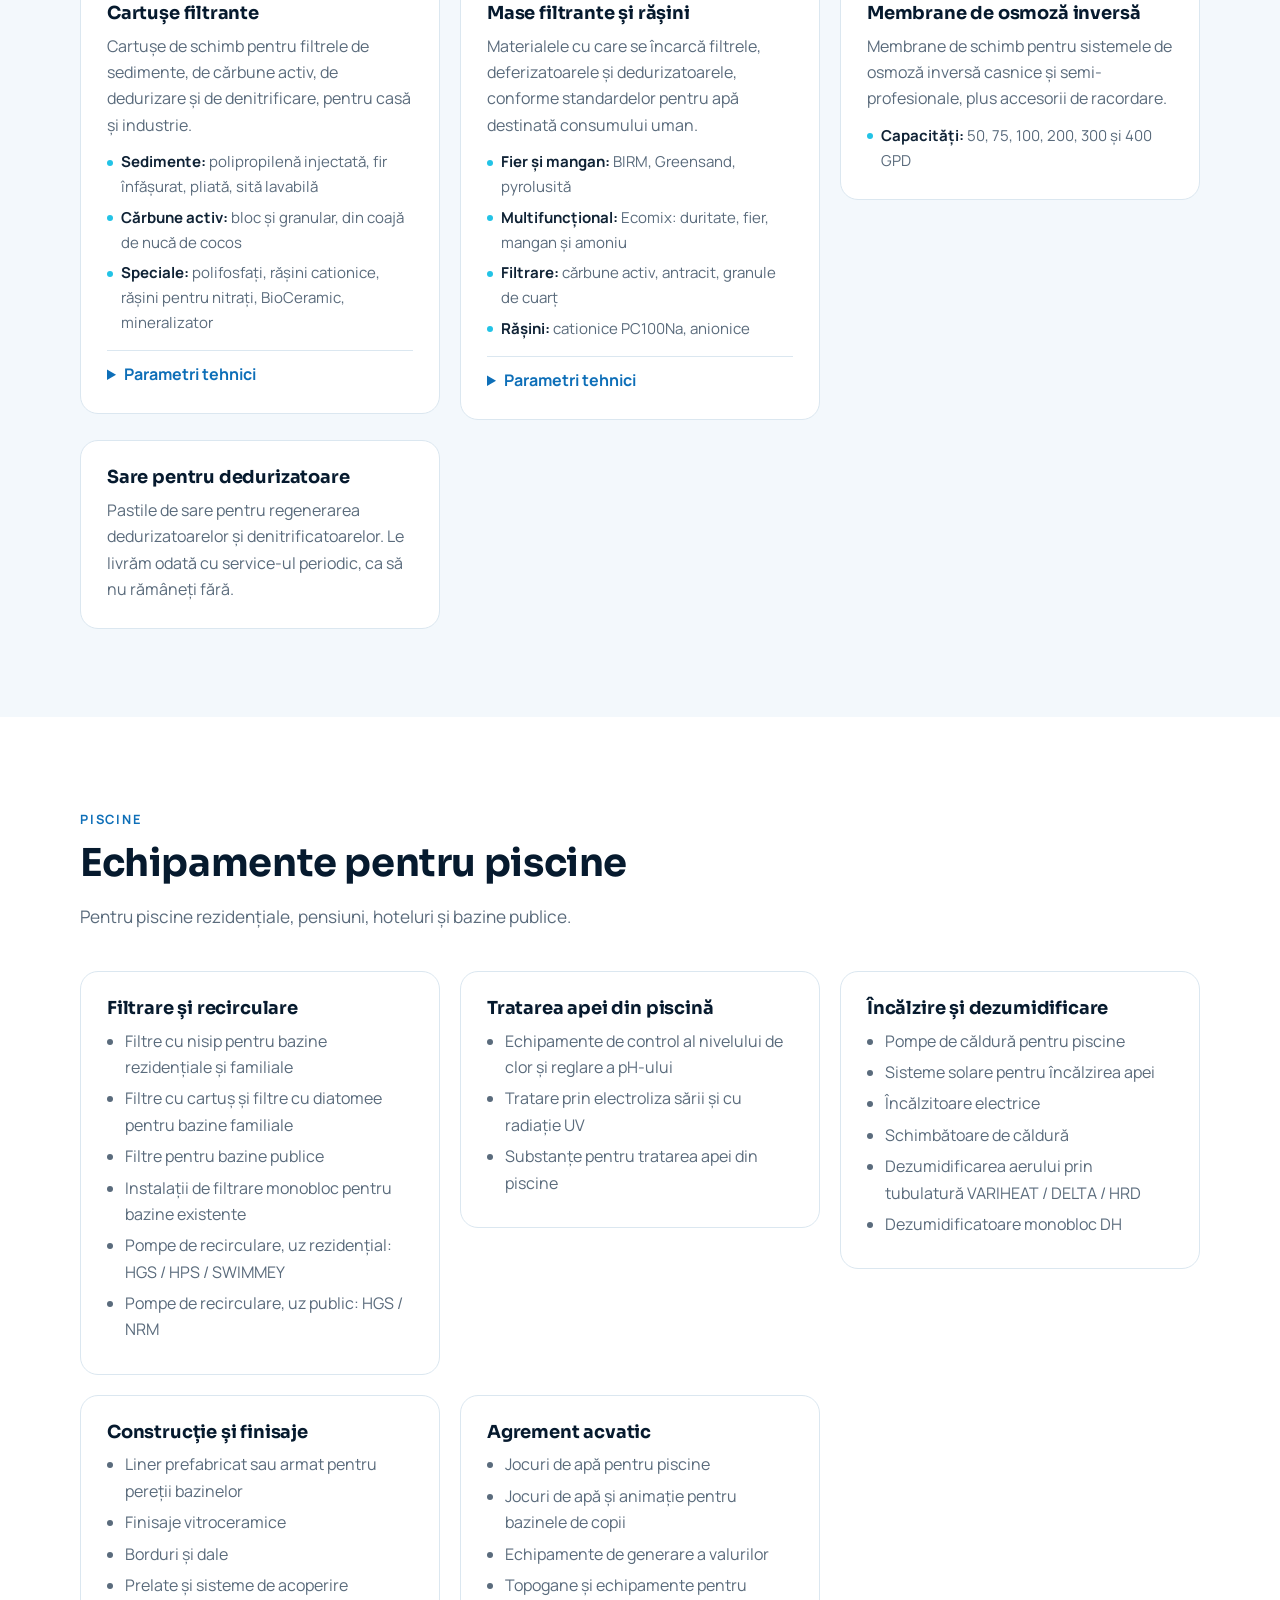
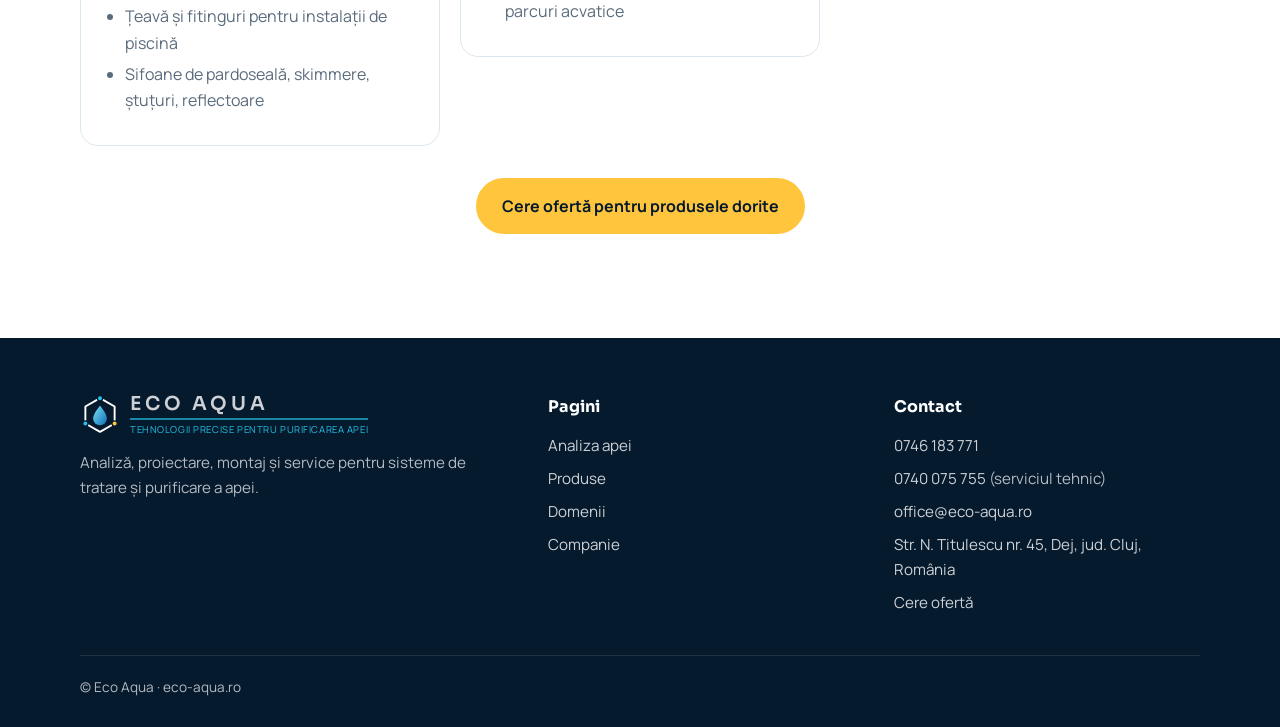
<file: produse.html>
<!doctype html>
<html lang="ro">
<head>
  <meta charset="utf-8">
  <meta name="viewport" content="width=device-width, initial-scale=1">
  <title>Produse – Eco Aqua | Filtre, dedurizatoare, osmoză inversă, pompe, piscine</title>
  <link rel="icon" href="img/logo/favicon.svg" type="image/svg+xml">
  <meta name="description" content="Catalogul Eco Aqua cu date tehnice: filtre Azud, Cintropur și Big Blue, dedurizatoare, deferizatoare, denitrificatoare, osmoză inversă, stații de tratare, clorinare, sterilizatoare UV, pompe dozatoare, valve, cartușe și mase filtrante.">
  <link rel="preconnect" href="https://fonts.googleapis.com">
  <link rel="preconnect" href="https://fonts.gstatic.com" crossorigin>
  <link href="https://fonts.googleapis.com/css2?family=Manrope:wght@400;600;700;800&family=Sora:wght@600;700;800&display=swap" rel="stylesheet">
  <link rel="stylesheet" href="style.css">
  <script src="script.js" defer></script>
</head>
<body>
  <header class="top">
    <div class="wrap nav">
      <a class="logo" href="index.html" aria-label="Eco Aqua – pagina principală"><svg viewBox="0 0 64 64" aria-hidden="true"><defs><linearGradient id="lg" x1="0" y1="0" x2="1" y2="1"><stop offset="0" stop-color="#7be3f5"/><stop offset="1" stop-color="#0e6fb8"/></linearGradient></defs><path d="M32 5 55.4 18.5v27L32 59 8.6 45.5v-27z" fill="none" stroke="#fff" stroke-width="3" stroke-linejoin="round"/><path d="M32 17s11 12.5 11 20.5a11 11 0 0 1-22 0C21 29.5 32 17 32 17z" fill="url(#lg)"/><circle cx="32" cy="5" r="4.2" fill="#22c3e6" stroke="#061a2e" stroke-width="2"/><circle cx="55.4" cy="45.5" r="4.2" fill="#ffc53d" stroke="#061a2e" stroke-width="2"/><circle cx="8.6" cy="45.5" r="4.2" fill="#22c3e6" stroke="#061a2e" stroke-width="2"/></svg><span class="lw"><b>ECO AQUA</b><small>Tehnologii precise pentru purificarea apei</small></span></a>
      <button class="menu-toggle" aria-label="Meniu" aria-expanded="false"><svg viewBox="0 0 24 24" fill="none" stroke="currentColor" stroke-width="2" stroke-linecap="round"><path d="M4 7h16M4 12h16M4 17h16"/></svg></button>
      <nav>
        <a href="index.html#despre">Companie</a>
        <a href="produse.html">Produse</a>
        <a href="domenii.html">Domenii</a>
        <a href="analiza-apei.html">Analiza apei</a>
        <a href="index.html#contact" class="btn small">Cere ofertă</a>
      </nav>
    </div>
  </header>

  <section class="hero small-hero photo" style="--bg:url(img/fundal/zona-industriala.webp)">
    <div class="wrap">
      <h1>Produse</h1>
      <p>Fiecare echipament îl alegem după analiza apei și debitul de care aveți nevoie, ca să nu plătiți pentru ceva supradimensionat. Spuneți-ne problema, iar noi venim cu soluția.</p>
      <a href="index.html#contact" class="btn">Cere ofertă</a>
    </div>
  </section>

  <nav class="wrap jump">
    <a href="#filtrare">Filtrare</a>
    <a href="#dedurizare">Dedurizare și deferizare</a>
    <a href="#osmoza">Osmoză inversă</a>
    <a href="#statii">Stații de tratare</a>
    <a href="#dezinfectie">Dezinfecție</a>
    <a href="#pompe">Pompe</a>
    <a href="#componente">Componente</a>
    <a href="#consumabile">Consumabile</a>
    <a href="#piscine">Piscine</a>
  </nav>

  <section id="filtrare">
    <div class="wrap">
      <div class="sec-head">
        <span class="kicker">Filtrare</span>
        <h2>Filtre mecanice și multimedia</h2>
        <p>De la filtre cu cartuș pentru o locuință până la baterii automate de filtre cu discuri pentru sute de metri cubi pe oră.</p>
      </div>
      <div class="grid prod-grid">
        <article class="card prod-card" id="azud">
          <img class="prod-img" src="img/catalog/filtre-azud.webp" alt="Baterie de filtre cu discuri Azud" width="298" height="298" loading="lazy">
          <h3>Filtre mecanice cu discuri Azud</h3>
          <p>Filtre cu pachete de discuri striate din polipropilenă, cu sistem anti-înfundare Helix. Variantele automate se spală singure, pe rând, iar celelalte filtre ale bateriei continuă să funcționeze.</p>
          <ul class="specs"><li><strong>Serii automate:</strong> 201, 300/200, 4DCL/4DCH, 400</li><li><strong>Debit:</strong> până la 1.152 m³/h</li><li><strong>Serii manuale:</strong> Modular 100 (¾”–2”), Modular 300 (2”–4”)</li></ul>
          <details class="info tech"><summary>Parametri tehnici</summary><div class="tbl-wrap"><table><thead><tr><th>Serie</th><th>Racorduri IN/OUT</th><th>Element filtrant</th><th>Debit max.</th></tr></thead><tbody><tr><td>Azud seria 400</td><td>4”–12”</td><td>discuri 4”, Helix</td><td>1.152 m³/h</td></tr><tr><td>Azud seria 4DCL / 4DCH</td><td>8”–12”</td><td>discuri 3” / 4”, Helix</td><td>640 m³/h</td></tr><tr><td>Azud seria 300 / 200</td><td>2”–6”</td><td>discuri 3” / 2”, Helix</td><td>192 m³/h</td></tr><tr><td>Azud seria 201</td><td>2”</td><td>discuri 2”, Helix</td><td>24 m³/h</td></tr><tr><td>Modular 100 (manual)</td><td>¾”–2”</td><td>discuri</td><td>–</td></tr><tr><td>Modular 300 (manual)</td><td>2”, 3”, 4”</td><td>discuri, Helix</td><td>–</td></tr></tbody></table></div></details>
        </article>
        <article class="card prod-card" id="cintropur">
          <img class="prod-img" src="img/catalog/filtre-cintropur.webp" alt="Filtre mecanice Cintropur" width="285" height="191" loading="lazy">
          <h3>Filtre mecanice Cintropur</h3>
          <p>Filtre profesionale cu carcasă din poliamidă și cartuș vizibil, care se curăță centrifugal prin robinetul de purjare. Protejează instalațiile, utilajele și echipamentele de tratare din aval.</p>
          <ul class="specs"><li><strong>Debit:</strong> 0,5–30 m³/h</li><li><strong>Racorduri:</strong> ¾”–3”</li><li><strong>Finețe:</strong> 5, 10, 25 sau 50 µm (standard 25 µm)</li><li><strong>Presiune:</strong> până la 16 bar</li></ul>
          <details class="info tech"><summary>Parametri tehnici</summary><div class="tbl-wrap"><table><tbody><tr><th>Tip filtru</th><td>NW 18</td><td>NW 25</td><td>NW 32</td><td>NW 50</td><td>NW 62</td><td>NW 75</td><td>NW 25 DUO</td></tr><tr><th>Racord IN/OUT</th><td>¾”</td><td>¾”/1”</td><td>1 ¼”</td><td>2”</td><td>2 ½”</td><td>3”</td><td>¾”/ 1”</td></tr><tr><th>Debit (m³/h)</th><td>3.5</td><td>5.5</td><td>6.5</td><td>20</td><td>25</td><td>30</td><td>0.5</td></tr><tr><th>Presiune de lucru (bar)</th><td>10</td><td>10</td><td>10</td><td>10</td><td>10</td><td>10</td><td>10</td></tr><tr><th>Presiune max. (bar)</th><td>16</td><td>16</td><td>16</td><td>16</td><td>16</td><td>16</td><td>16</td></tr><tr><th>Temp. max. de lucru (°C)</th><td>50</td><td>50</td><td>50</td><td>50</td><td>50</td><td>50</td><td>50</td></tr><tr><th>Greutate (kg)</th><td>1.1</td><td>1.3</td><td>1.8</td><td>3.2</td><td>3.2</td><td>3.2</td><td>2.6</td></tr><tr><th>Suprafață de filtrare (cm²)</th><td>190</td><td>450</td><td>840</td><td>1250</td><td>1250</td><td>1250</td><td>450</td></tr></tbody></table></div></details>
        </article>
        <article class="card prod-card" id="big-blue">
          <img class="prod-img" src="img/catalog/filtre-big-blue.webp" alt="Filtru Big Blue" width="160" height="256" loading="lazy">
          <h3>Filtre mecanice Big Blue</h3>
          <p>Filtre de mare capacitate cu cartuș de polipropilenă care reține nisipul, nămolul, rugina și alte sedimente. Cu cartuș de cărbune activ corectează și clorul, gustul, mirosul și culoarea.</p>
          <ul class="specs"><li><strong>Mărimi:</strong> 10” și 20”</li><li><strong>Debit:</strong> 3,6–7 m³/h</li><li><strong>Finețe:</strong> 1–50 µm</li><li><strong>Racorduri:</strong> 1”</li><li><strong>Presiune:</strong> 2–7 bar</li></ul>
        </article>
        <article class="card prod-card" id="apa-calda">
          <img class="prod-img" src="img/catalog/filtru-apa-calda.webp" alt="Filtru pentru apă caldă" width="300" height="344" loading="lazy">
          <h3>Filtre pentru apă caldă</h3>
          <p>Filtrul 3P-S Hot Water, cu carcasă din polipropilenă alimentară armată cu fibră de sticlă și inserții din alamă, pentru instalații de apă caldă.</p>
          <ul class="specs"><li><strong>Temperatură:</strong> 0–110 °C</li><li><strong>Racorduri:</strong> ¾”</li><li><strong>Cartuș:</strong> 9 ¾”</li><li><strong>Dimensiuni:</strong> Ø 130 × 315 mm</li></ul>
        </article>
        <article class="card prod-card" id="hidrociclon">
          <img class="prod-img" src="img/catalog/hidrociclon.webp" alt="Hidrociclon denisipator" width="420" height="420" loading="lazy">
          <h3>Hidrocicloane (filtre denisipatoare)</h3>
          <p>Separă nisipul din apă prin efect centrifugal: apa intră tangențial, iar particulele solide se adună în camera de colectare, de unde se evacuează printr-o supapă.</p>
          <ul class="specs"><li><strong>Debit:</strong> 4–216 m³/h</li><li><strong>Racorduri:</strong> ¾” – DN200</li><li><strong>Modele:</strong> IC 1 – IC 60, ALFA TURBO 1–3</li></ul>
          <details class="info tech"><summary>Parametri tehnici</summary><div class="tbl-wrap"><table><caption>Hidrocicloane IC</caption><thead><tr><th>Model</th><th>Conexiuni</th><th>Debit (m³/h)</th><th>Dimensiuni (cm)</th><th>Greutate (kg)</th></tr></thead><tbody><tr><td>Hidrociclon IC 1</td><td>¾”</td><td>4</td><td>18x38</td><td>4.5</td></tr><tr><td>Hidrociclon IC 2</td><td>1”</td><td>7</td><td>23x63</td><td>8</td></tr><tr><td>Hidrociclon IC 3</td><td>1 ½”</td><td>11</td><td>30x65</td><td>9.8</td></tr><tr><td>Hidrociclon IC 5</td><td>2”</td><td>18</td><td>37x92</td><td>19.5</td></tr><tr><td>Hidrociclon IC 10</td><td>3”</td><td>36</td><td>44x100</td><td>28</td></tr><tr><td>Hidrociclon IC 20</td><td>DN100</td><td>72</td><td>45x112</td><td>35</td></tr><tr><td>Hidrociclon IC 30</td><td>DN125</td><td>108</td><td>49x113</td><td>41</td></tr><tr><td>Hidrociclon IC 50</td><td>DN150</td><td>162</td><td>62x135</td><td>55</td></tr><tr><td>Hidrociclon IC 60</td><td>DN200</td><td>216</td><td>75x223</td><td>110</td></tr></tbody></table></div><div class="tbl-wrap"><table><caption>Hidrocicloane ALFA TURBO</caption><thead><tr><th>Model</th><th>Conexiuni</th><th>Debit (m³/h)</th><th>Dimensiuni (cm)</th><th>Greutate (kg)</th></tr></thead><tbody><tr><td>Hidrociclon ALFA TURBO 1</td><td>1”</td><td>6</td><td>39X22</td><td>0.85</td></tr><tr><td>Hidrociclon ALFA TURBO 2</td><td>2”</td><td>30</td><td>76X42</td><td>6.30</td></tr><tr><td>Hidrociclon ALFA TURBO 3</td><td>3”</td><td>50</td><td>115X51</td><td>14.50</td></tr></tbody></table></div></details>
        </article>
      </div>
    </div>
  </section>

  <section id="dedurizare" class="alt">
    <div class="wrap">
      <div class="sec-head">
        <span class="kicker">Dedurizare, deferizare, denitrificare</span>
        <h2>Calcar, fier, mangan și nitrați</h2>
        <p>Echipamente automate care corectează parametrii apei din rețea, din puțuri și din foraje, dimensionate după analiza apei.</p>
      </div>
      <div class="grid prod-grid">
        <article class="card prod-card" id="dedurizatoare-rezidentiale">
          <img class="prod-img" src="img/catalog/dedurizator-rezidential.webp" alt="Dedurizator automat rezidențial" width="225" height="420" loading="lazy">
          <h3>Dedurizatoare automate</h3>
          <p>Rășinile cationice rețin calcarul, eliminat apoi prin regenerare cu saramură. În plus față de dedurizatoarele obișnuite, ale noastre au un pat de siguranță din patru straturi de cuarțită, care curăță mecanic rășina și reține turbiditatea.</p>
          <ul class="specs"><li><strong>Debit:</strong> 1,4–7 m³/h</li><li><strong>Rășini:</strong> 17–125 l</li><li><strong>Racorduri:</strong> ¾”–2”</li></ul>
          <details class="info tech"><summary>Parametri tehnici</summary><p class="op"><strong>Condiții de lucru:</strong> 2–6 bar · 5–40 °C · 220 V / 50 Hz, programator la 12 V</p><div class="tbl-wrap"><table><thead><tr><th>Debit max. (m³/h)</th><th>Rășini (l)</th><th>Racorduri</th><th>Vas saramură (l)</th><th>Înălțime (mm)</th><th>Ø (mm)</th></tr></thead><tbody><tr><td>1.4</td><td>20</td><td>3/4”</td><td>70</td><td>1126</td><td>207</td></tr><tr><td>1.5</td><td>17</td><td>3/4”</td><td>25</td><td>605</td><td>258</td></tr><tr><td>1.5</td><td>25</td><td>3/4”</td><td>70</td><td>897</td><td>258</td></tr><tr><td>2.0</td><td>33</td><td>3/4”</td><td>70</td><td>1126</td><td>258</td></tr><tr><td>2.4</td><td>33</td><td>1”</td><td>70</td><td>1126</td><td>258</td></tr><tr><td>2.0</td><td>40</td><td>¾”</td><td>70</td><td>1386</td><td>258</td></tr><tr><td>2.4</td><td>40</td><td>1”</td><td>70</td><td>1386</td><td>258</td></tr><tr><td>2.0</td><td>30</td><td>¾”</td><td>70</td><td>897</td><td>280</td></tr><tr><td>2.6</td><td>30</td><td>1”</td><td>70</td><td>897</td><td>280</td></tr><tr><td>2.0</td><td>39</td><td>¾”</td><td>70</td><td>1126</td><td>280</td></tr><tr><td>2.8</td><td>39</td><td>1”</td><td>70</td><td>897</td><td>280</td></tr><tr><td>2.0</td><td>63</td><td>¾”</td><td>100</td><td>1338</td><td>310</td></tr><tr><td>3.2</td><td>39</td><td>1”</td><td>100</td><td>1338</td><td>310</td></tr><tr><td>2.0</td><td>58</td><td>¾”</td><td>100</td><td>1145</td><td>336</td></tr><tr><td>3.6</td><td>58</td><td>1”</td><td>100</td><td>1145</td><td>336</td></tr><tr><td>2.0</td><td>70</td><td>¾”</td><td>100</td><td>1398</td><td>336</td></tr><tr><td>4.0</td><td>70</td><td>1”</td><td>100</td><td>1398</td><td>336</td></tr><tr><td>4.0</td><td>45</td><td>¾”</td><td>100</td><td>735</td><td>413</td></tr><tr><td>4.5</td><td>45</td><td>1”</td><td>100</td><td>735</td><td>413</td></tr><tr><td>2.0</td><td>85</td><td>¾”</td><td>140</td><td>1145</td><td>413</td></tr><tr><td>4.5</td><td>85</td><td>1”</td><td>140</td><td>1145</td><td>413</td></tr><tr><td>6.0</td><td>45</td><td>2”</td><td>140</td><td>1145</td><td>413</td></tr><tr><td>2.0</td><td>125</td><td>¾”</td><td>145</td><td>1671</td><td>413</td></tr><tr><td>4.5</td><td>125</td><td>1”</td><td>145</td><td>1671</td><td>413</td></tr><tr><td>7.0</td><td>125</td><td>2”</td><td>145</td><td>1671</td><td>413</td></tr></tbody></table></div></details>
        </article>
        <article class="card prod-card" id="dedurizatoare-cabinate">
          <img class="prod-img" src="img/catalog/dedurizator-cabinat.webp" alt="Dedurizator automat cabinat" width="112" height="150" loading="lazy">
          <h3>Dedurizatoare automate cabinate</h3>
          <p>Butelia, vasul de saramură și valva formează o singură unitate compactă, ușor de amplasat în locuințe, birouri și spații mici.</p>
          <ul class="specs"><li><strong>Debit:</strong> 0,9–2,4 m³/h</li><li><strong>Rășini:</strong> 5–33 l</li><li><strong>Racorduri:</strong> ¾”–1”</li></ul>
          <details class="info tech"><summary>Parametri tehnici</summary><div class="tbl-wrap"><table><thead><tr><th>Debit max. (m³/h)</th><th>Rășini (l)</th><th>Racorduri</th><th>Înălțime (mm)</th><th>Adâncime (mm)</th><th>Lățime (mm)</th></tr></thead><tbody><tr><td>0.9</td><td>5</td><td>¾”</td><td>500</td><td>380</td><td>200</td></tr><tr><td>1.5</td><td>10</td><td>¾”</td><td>600</td><td>470</td><td>330</td></tr><tr><td>2.0</td><td>25</td><td>¾”</td><td>1050</td><td>570</td><td>350</td></tr><tr><td>2.0</td><td>33</td><td>¾”</td><td>1330</td><td>530</td><td>330</td></tr><tr><td>2.4</td><td>33</td><td>1”</td><td>1330</td><td>530</td><td>330</td></tr></tbody></table></div></details>
        </article>
        <article class="card prod-card" id="dedurizatoare-duplex">
          <img class="prod-img" src="img/catalog/dedurizator-duplex.webp" alt="Dedurizator automat duplex" width="277" height="396" loading="lazy">
          <h3>Dedurizatoare automate duplex</h3>
          <p>Două coloane care se regenerează pe rând: una lucrează, cealaltă se regenerează sau stă în așteptare. Apă dedurizată fără întrerupere, 24 de ore din 24.</p>
          <ul class="specs"><li><strong>Debit:</strong> 1,4–7 m³/h</li><li><strong>Rășini:</strong> 2 × 17 – 2 × 125 l</li><li><strong>Racorduri:</strong> ¾”–2”</li></ul>
          <details class="info tech"><summary>Parametri tehnici</summary><div class="tbl-wrap"><table><thead><tr><th>Debit max. (m³/h)</th><th>Rășini (l)</th><th>Racorduri</th><th>Vas saramură (l)</th><th>Înălțime (mm)</th><th>Ø (mm)</th></tr></thead><tbody><tr><td>1.4</td><td>20-20</td><td>3/4”</td><td>70</td><td>1126</td><td>207</td></tr><tr><td>1.5</td><td>17-17</td><td>3/4”</td><td>25</td><td>605</td><td>258</td></tr><tr><td>1.5</td><td>25-25</td><td>3/4”</td><td>70</td><td>897</td><td>258</td></tr><tr><td>2.0</td><td>33-33</td><td>3/4”</td><td>70</td><td>1126</td><td>258</td></tr><tr><td>2.4</td><td>33-33</td><td>1”</td><td>70</td><td>1126</td><td>258</td></tr><tr><td>2.0</td><td>40-40</td><td>¾”</td><td>70</td><td>1386</td><td>258</td></tr><tr><td>2.4</td><td>40-40</td><td>1”</td><td>70</td><td>1386</td><td>258</td></tr><tr><td>2.0</td><td>30-30</td><td>¾”</td><td>70</td><td>897</td><td>280</td></tr><tr><td>2.6</td><td>30-30</td><td>1”</td><td>70</td><td>897</td><td>280</td></tr><tr><td>2.0</td><td>39-39</td><td>¾”</td><td>70</td><td>1126</td><td>280</td></tr><tr><td>2.8</td><td>39-39</td><td>1”</td><td>70</td><td>897</td><td>280</td></tr><tr><td>2.0</td><td>63-63</td><td>¾”</td><td>100</td><td>1338</td><td>310</td></tr><tr><td>3.2</td><td>39-39</td><td>1”</td><td>100</td><td>1338</td><td>310</td></tr><tr><td>2.0</td><td>58-58</td><td>¾”</td><td>100</td><td>1145</td><td>336</td></tr><tr><td>3.6</td><td>58-58</td><td>1”</td><td>100</td><td>1145</td><td>336</td></tr><tr><td>2.0</td><td>70-70</td><td>¾”</td><td>100</td><td>1398</td><td>336</td></tr><tr><td>4.0</td><td>70-70</td><td>1”</td><td>100</td><td>1398</td><td>336</td></tr><tr><td>4.0</td><td>45-45</td><td>¾”</td><td>100</td><td>735</td><td>413</td></tr><tr><td>4.5</td><td>45-45</td><td>1”</td><td>100</td><td>735</td><td>413</td></tr><tr><td>2.0</td><td>85-85</td><td>¾”</td><td>140</td><td>1145</td><td>413</td></tr><tr><td>4.5</td><td>85-85</td><td>1”</td><td>140</td><td>1145</td><td>413</td></tr><tr><td>6.0</td><td>45-45</td><td>2”</td><td>140</td><td>1145</td><td>413</td></tr><tr><td>2.0</td><td>125-125</td><td>¾”</td><td>145</td><td>1671</td><td>413</td></tr><tr><td>4.5</td><td>125-125</td><td>1”</td><td>145</td><td>1671</td><td>413</td></tr><tr><td>7.0</td><td>125-125</td><td>2”</td><td>145</td><td>1671</td><td>413</td></tr></tbody></table></div></details>
        </article>
        <article class="card prod-card" id="dedurizatoare-industriale">
          <img class="prod-img" src="img/catalog/dedurizator-industrial.webp" alt="Dedurizator automat industrial" width="224" height="420" loading="lazy">
          <h3>Dedurizatoare automate industriale</h3>
          <p>Pentru debite mari în fabrici, centrale termice, hoteluri și spălătorii, cu același pat de siguranță din cuarțită multistrat.</p>
          <ul class="specs"><li><strong>Debit:</strong> 4,5–20 m³/h</li><li><strong>Rășini:</strong> 180–738 l</li><li><strong>Racorduri:</strong> 1”–2”</li><li><strong>Vas de saramură:</strong> 190–920 l</li></ul>
          <details class="info tech"><summary>Parametri tehnici</summary><div class="tbl-wrap"><table><thead><tr><th>Debit max. (m³/h)</th><th>Rășini (l)</th><th>Racorduri</th><th>Vas saramură (l)</th><th>Înălțime (mm)</th></tr></thead><tbody><tr><td>4.5</td><td>180</td><td>1”</td><td>190</td><td>1722</td></tr><tr><td>7.0</td><td>180</td><td>1 ½”</td><td>340</td><td>1722</td></tr><tr><td>9.0</td><td>250</td><td>1 ½”</td><td>340</td><td>1721</td></tr><tr><td>11.0</td><td>355</td><td>1 ½”</td><td>340</td><td>1918</td></tr><tr><td>16.0</td><td>355</td><td>2”</td><td>460</td><td>1918</td></tr><tr><td>18.0</td><td>530</td><td>2”</td><td>670</td><td>1836</td></tr><tr><td>20.0</td><td>738</td><td>2”</td><td>920</td><td>1856</td></tr></tbody></table></div></details>
        </article>
        <article class="card prod-card" id="dedurizatoare-manuale">
          <img class="prod-img" src="img/catalog/dedurizator-manual.webp" alt="Dedurizator cu regenerare manuală" width="84" height="150" loading="lazy">
          <h3>Dedurizatoare cu regenerare manuală</h3>
          <p>Varianta economică, fără alimentare electrică: regenerarea se pornește dintr-o valvă mecanică manuală.</p>
          <ul class="specs"><li><strong>Debit:</strong> 1,5–3,6 m³/h</li><li><strong>Rășini:</strong> 17–63 l</li><li><strong>Racorduri:</strong> ¾”–1”</li></ul>
          <details class="info tech"><summary>Parametri tehnici</summary><div class="tbl-wrap"><table><thead><tr><th>Debit max. (m³/h)</th><th>Rășini (l)</th><th>Racorduri</th><th>Vas saramură (l)</th><th>Înălțime (mm)</th><th>Ø (mm)</th></tr></thead><tbody><tr><td>1.5</td><td>17</td><td>¾”</td><td>25</td><td>605</td><td>258</td></tr><tr><td>1.7</td><td>20</td><td>¾”</td><td>70</td><td>1126</td><td>207</td></tr><tr><td>2.0</td><td>25</td><td>¾”</td><td>70</td><td>1126</td><td>207</td></tr><tr><td>2.4</td><td>33</td><td>1”</td><td>70</td><td>1126</td><td>258</td></tr><tr><td>2.4</td><td>40</td><td>1”</td><td>70</td><td>1386</td><td>258</td></tr><tr><td>2.6</td><td>40</td><td>1”</td><td>70</td><td>897</td><td>280</td></tr><tr><td>2.8</td><td>39</td><td>1”</td><td>70</td><td>1126</td><td>280</td></tr><tr><td>3.2</td><td>63</td><td>1”</td><td>100</td><td>1338</td><td>310</td></tr><tr><td>3.6</td><td>58</td><td>1”</td><td>100</td><td>1145</td><td>336</td></tr></tbody></table></div></details>
        </article>
        <article class="card prod-card" id="deferizatoare-birm">
          <img class="prod-img" src="img/catalog/deferizator.webp" alt="Deferizator automat" width="103" height="300" loading="lazy">
          <h3>Deferizatoare automate cu BIRM</h3>
          <p>Masa filtrantă BIRM acționează ca un catalizator: oxidează fierul dizolvat, care precipită sub formă de fulgi ușor de filtrat. Fierul reținut se elimină periodic prin spălare inversă automată. BIRM nu se consumă și nu are nevoie de regenerare chimică.</p>
          <ul class="specs"><li><strong>Reține:</strong> fier și mangan</li><li><strong>Debit:</strong> 1,5–10 m³/h</li><li><strong>Masă filtrantă:</strong> 75–540 l BIRM</li><li><strong>Racorduri:</strong> 1”</li><li><strong>Condiții:</strong> pH 6,8–9 (8–8,5 dacă există mangan), fără hidrogen sulfurat</li></ul>
          <details class="info tech"><summary>Parametri tehnici</summary><p class="op"><strong>Condiții de lucru:</strong> 2–6 bar · 5–40 °C · 220 V / 50 Hz, programator la 12 V</p><div class="tbl-wrap"><table><thead><tr><th>Debit max. (m³/h)</th><th>Birm (l)</th><th>Racorduri</th><th>Înălțime (mm)</th><th>Ø (mm)</th></tr></thead><tbody><tr><td>1.5</td><td>75</td><td>1”</td><td>1398</td><td>336</td></tr><tr><td>2.0</td><td>90</td><td>1”</td><td>1344</td><td>363</td></tr><tr><td>3.0</td><td>125</td><td>1”</td><td>1671</td><td>413</td></tr><tr><td>4.0</td><td>175</td><td>1”</td><td>1722</td><td>491</td></tr><tr><td>5.0</td><td>250</td><td>1”</td><td>1721</td><td>555</td></tr><tr><td>6.0</td><td>300</td><td>1”</td><td>1717</td><td>635</td></tr><tr><td>7.0</td><td>380</td><td>1”</td><td>1918</td><td>635</td></tr><tr><td>8.0</td><td>440</td><td>1”</td><td>1836</td><td>780</td></tr><tr><td>9.0</td><td>490</td><td>1”</td><td>1836</td><td>780</td></tr><tr><td>10.0</td><td>540</td><td>1”</td><td>1836</td><td>780</td></tr></tbody></table></div></details>
        </article>
        <article class="card prod-card" id="deferizatoare-pyrolox">
          <img class="prod-img" src="img/catalog/deferizator.webp" alt="Deferizator automat" width="103" height="300" loading="lazy">
          <h3>Deferizatoare automate cu Pyrolox</h3>
          <p>Pyrolusita (bioxid de mangan) este catalizatorul care oxidează fierul, manganul și hidrogenul sulfurat din apă. Se folosește în amestec cu nisip și nu necesită regenerare cu permanganat de potasiu: este suficientă o dozare de clor la spălarea inversă.</p>
          <ul class="specs"><li><strong>Reține:</strong> fier, mangan și hidrogen sulfurat</li><li><strong>Debit:</strong> 1,5–10 m³/h</li><li><strong>Racorduri:</strong> 1”</li><li><strong>Standard:</strong> UNI ISO EN 13752, apă pentru consum uman</li></ul>
          <details class="info tech"><summary>Parametri tehnici</summary><p class="op"><strong>Condiții de lucru:</strong> 2–6 bar · 5–40 °C · 220 V / 50 Hz, programator la 12 V</p><div class="tbl-wrap"><table><thead><tr><th>Debit max. (m³/h)</th><th>Racorduri</th><th>Înălțime (mm)</th><th>Ø (mm)</th></tr></thead><tbody><tr><td>1.5</td><td>1”</td><td>1398</td><td>336</td></tr><tr><td>2.0</td><td>1”</td><td>1344</td><td>363</td></tr><tr><td>3.0</td><td>1”</td><td>1671</td><td>413</td></tr><tr><td>4.0</td><td>1”</td><td>1722</td><td>491</td></tr><tr><td>5.0</td><td>1”</td><td>1721</td><td>555</td></tr><tr><td>6.0</td><td>1”</td><td>1717</td><td>635</td></tr><tr><td>7.0</td><td>1”</td><td>1918</td><td>635</td></tr><tr><td>8.0</td><td>1”</td><td>1836</td><td>780</td></tr><tr><td>9.0</td><td>1”</td><td>1836</td><td>780</td></tr><tr><td>10.0</td><td>1”</td><td>1836</td><td>780</td></tr></tbody></table></div></details>
        </article>
        <article class="card prod-card" id="deferizatoare-greensand">
          <img class="prod-img" src="img/catalog/deferizator.webp" alt="Deferizator automat" width="103" height="300" loading="lazy">
          <h3>Deferizatoare automate cu Greensand</h3>
          <p>Deferizator și demanganizator complet automat, cu regenerarea straturilor filtrante. Greensand oxidează fierul și manganul solubili, care rămân în filtru și se elimină la spălare. La prima punere în funcțiune se regenerează cu permanganat de potasiu.</p>
          <ul class="specs"><li><strong>Reține:</strong> fier, mangan, hidrogen sulfurat, arsen, radiu</li><li><strong>Debit:</strong> 1,5–10 m³/h</li><li><strong>Racorduri:</strong> 1”</li></ul>
          <details class="info tech"><summary>Parametri tehnici</summary><p class="op"><strong>Condiții de lucru:</strong> 2–6 bar · 5–40 °C · 220 V / 50 Hz, programator la 12 V</p><div class="tbl-wrap"><table><thead><tr><th>Debit max. (m³/h)</th><th>Racorduri</th><th>Înălțime (mm)</th><th>Ø (mm)</th></tr></thead><tbody><tr><td>1.5</td><td>1”</td><td>1398</td><td>336</td></tr><tr><td>2.0</td><td>1”</td><td>1344</td><td>363</td></tr><tr><td>3.0</td><td>1”</td><td>1671</td><td>413</td></tr><tr><td>4.0</td><td>1”</td><td>1722</td><td>491</td></tr><tr><td>5.0</td><td>1”</td><td>1721</td><td>555</td></tr><tr><td>6.0</td><td>1”</td><td>1717</td><td>635</td></tr><tr><td>7.0</td><td>1”</td><td>1918</td><td>635</td></tr><tr><td>8.0</td><td>1”</td><td>1836</td><td>780</td></tr><tr><td>9.0</td><td>1”</td><td>1836</td><td>780</td></tr><tr><td>10.0</td><td>1”</td><td>1836</td><td>780</td></tr></tbody></table></div></details>
        </article>
        <article class="card prod-card" id="denitrificatoare-simplex">
          <img class="prod-img" src="img/catalog/denitrificator-simplex.webp" alt="Denitrificator automat simplex" width="100" height="150" loading="lazy">
          <h3>Denitrificatoare automate simplex</h3>
          <p>Echipamente complet automate, cu o singură coloană, care elimină nitrații din apă cu rășini anionice. Nitrații reținuți se elimină la regenerarea cu saramură concentrată.</p>
          <ul class="specs"><li><strong>Debit:</strong> 1–7 m³/h</li><li><strong>Rășini:</strong> 15–145 l</li><li><strong>Vas de saramură:</strong> 70–145 l</li></ul>
          <details class="info tech"><summary>Parametri tehnici</summary><p class="op"><strong>Condiții de lucru:</strong> 2–6 bar · 5–40 °C · 220 V / 50 Hz, programator la 12 V</p><div class="tbl-wrap"><table><thead><tr><th>Debit max. (m³/h)</th><th>Rășini (l)</th><th>Vas saramură (l)</th><th>Înălțime (mm)</th><th>Ø (mm)</th></tr></thead><tbody><tr><td>1.0</td><td>15</td><td>70</td><td>1126</td><td>207</td></tr><tr><td>2.0</td><td>25</td><td>100</td><td>1228</td><td>233</td></tr><tr><td>3.0</td><td>50</td><td>100</td><td>1386</td><td>258</td></tr><tr><td>4.0</td><td>75</td><td>120</td><td>1398</td><td>336</td></tr><tr><td>5.0</td><td>100</td><td>120</td><td>1671</td><td>413</td></tr><tr><td>6.0</td><td>125</td><td>145</td><td>1671</td><td>413</td></tr><tr><td>7.0</td><td>145</td><td>145</td><td>1671</td><td>413</td></tr></tbody></table></div></details>
        </article>
        <article class="card prod-card" id="denitrificatoare-duplex">
          <img class="prod-img" src="img/catalog/denitrificator-duplex.webp" alt="Denitrificator automat duplex" width="277" height="396" loading="lazy">
          <h3>Denitrificatoare automate duplex</h3>
          <p>Două coloane cu rășini anionice care se regenerează pe rând: una lucrează, cealaltă se regenerează sau stă în așteptare. Apă denitrificată fără întrerupere.</p>
          <ul class="specs"><li><strong>Debit:</strong> 1–7 m³/h</li><li><strong>Rășini:</strong> 2 × 15 – 2 × 145 l</li><li><strong>Vas de saramură:</strong> 100–145 l</li></ul>
          <details class="info tech"><summary>Parametri tehnici</summary><p class="op"><strong>Condiții de lucru:</strong> 2–6 bar · 5–40 °C · 220 V / 50 Hz, programator la 12 V</p><div class="tbl-wrap"><table><thead><tr><th>Debit max. (m³/h)</th><th>Rășini (l)</th><th>Vas saramură (l)</th><th>Înălțime (mm)</th><th>Ø (mm)</th></tr></thead><tbody><tr><td>1.0</td><td>15-15</td><td>100</td><td>1126</td><td>207</td></tr><tr><td>2.0</td><td>25-25</td><td>100</td><td>1228</td><td>233</td></tr><tr><td>3.0</td><td>50-50</td><td>100</td><td>1386</td><td>258</td></tr><tr><td>4.0</td><td>75-75</td><td>120</td><td>1398</td><td>336</td></tr><tr><td>5.0</td><td>100-100</td><td>120</td><td>1671</td><td>413</td></tr><tr><td>6.0</td><td>125-125</td><td>145</td><td>1671</td><td>413</td></tr><tr><td>7.0</td><td>145-145</td><td>145</td><td>1671</td><td>413</td></tr></tbody></table></div></details>
        </article>
        <article class="card prod-card" id="filtre-cuart">
          <img class="prod-img" src="img/catalog/filtre-nisip-cuartos.webp" alt="Filtru cu pat de nisip cuarțos" width="101" height="300" loading="lazy">
          <h3>Filtre cu pat de nisip cuarțos (cuarțită multistrat)</h3>
          <p>Pentru apă tulbure sau opalescentă din cauza nămolului, argilei, substanțelor organice, fierului sau manganului. Apa trece prin straturi de cuarțită de granulații diferite.</p>
          <ul class="specs"><li><strong>Variante:</strong> automate (programator digital) și manuale</li><li><strong>Debit:</strong> 1,5–8 m³/h</li><li><strong>Racorduri:</strong> ¾”–2”</li><li><strong>Presiune:</strong> 2–8 bar</li></ul>
          <details class="info tech"><summary>Parametri tehnici</summary><div class="tbl-wrap"><table><caption>Filtre automate</caption><thead><tr><th>Debit max. (m³/h)</th><th>Racorduri</th><th>Înălțime (mm)</th><th>Ø (mm)</th></tr></thead><tbody><tr><td>1.5</td><td>¾”</td><td>1126</td><td>207</td></tr><tr><td>2.0</td><td>¾”</td><td>605</td><td>258</td></tr><tr><td>2.0</td><td>¾”</td><td>897</td><td>258</td></tr><tr><td>2.0</td><td>¾”</td><td>1126</td><td>258</td></tr><tr><td>2.4</td><td>1”</td><td>1126</td><td>258</td></tr><tr><td>2.0</td><td>¾”</td><td>897</td><td>280</td></tr><tr><td>2.9</td><td>1”</td><td>897</td><td>280</td></tr><tr><td>2.0</td><td>¾”</td><td>1126</td><td>280</td></tr><tr><td>2.9</td><td>1”</td><td>1126</td><td>280</td></tr><tr><td>4.0</td><td>1”</td><td>1145</td><td>336</td></tr><tr><td>6.0</td><td>1”</td><td>735</td><td>413</td></tr><tr><td>8.0</td><td>2”</td><td>735</td><td>413</td></tr><tr><td>6.0</td><td>1”</td><td>1145</td><td>413</td></tr><tr><td>8.0</td><td>2”</td><td>1145</td><td>413</td></tr></tbody></table></div><div class="tbl-wrap"><table><caption>Filtre manuale</caption><thead><tr><th>Debit max. (m³/h)</th><th>Masă filtrantă (l)</th><th>Racorduri</th><th>Înălțime (mm)</th><th>Ø (mm)</th></tr></thead><tbody><tr><td>2.4</td><td>17</td><td>1”</td><td>605</td><td>258</td></tr><tr><td>1.5</td><td>20</td><td>1”</td><td>1126</td><td>207</td></tr><tr><td>2.4</td><td>25</td><td>1”</td><td>897</td><td>258</td></tr><tr><td>2.4</td><td>33</td><td>1”</td><td>1126</td><td>258</td></tr><tr><td>2.9</td><td>30</td><td>1”</td><td>897</td><td>290</td></tr><tr><td>2.9</td><td>39</td><td>1”</td><td>1126</td><td>290</td></tr><tr><td>4.0</td><td>58</td><td>1”</td><td>1145</td><td>336</td></tr><tr><td>6.0</td><td>45</td><td>1”</td><td>605</td><td>413</td></tr><tr><td>8.0</td><td>45</td><td>2”</td><td>605</td><td>413</td></tr><tr><td>6.0</td><td>85</td><td>1”</td><td>1126</td><td>413</td></tr><tr><td>8.0</td><td>85</td><td>2”</td><td>1126</td><td>413</td></tr></tbody></table></div></details>
        </article>
        <article class="card prod-card" id="filtre-carbune">
          <img class="prod-img" src="img/catalog/filtre-carbune-activ.webp" alt="Filtru cu pat de cărbune activ" width="99" height="300" loading="lazy">
          <h3>Filtre cu pat de cărbune activ</h3>
          <p>Strat de cărbune activ așezat peste nisip selectat, pentru clorul rezidual, substanțele organice, gustul și mirosul neplăcut al apei.</p>
          <ul class="specs"><li><strong>Variante:</strong> automate și manuale</li><li><strong>Debit:</strong> 1,3–5,2 m³/h</li><li><strong>Racorduri:</strong> ¾”–1”</li><li><strong>Presiune:</strong> 2–8 bar</li></ul>
          <details class="info tech"><summary>Parametri tehnici</summary><div class="tbl-wrap"><table><caption>Filtre automate</caption><thead><tr><th>Debit max. (m³/h)</th><th>Racorduri</th><th>Înălțime (mm)</th><th>Ø (mm)</th></tr></thead><tbody><tr><td>1.3</td><td>3/4”</td><td>1126</td><td>207</td></tr><tr><td>2.0</td><td>3/4”</td><td>605</td><td>258</td></tr><tr><td>2.0</td><td>3/4”</td><td>897</td><td>258</td></tr><tr><td>2.0</td><td>3/4”</td><td>1126</td><td>258</td></tr><tr><td>2.0</td><td>¾”</td><td>897</td><td>280</td></tr><tr><td>2.0</td><td>¾”</td><td>1126</td><td>280</td></tr><tr><td>2.4</td><td>1”</td><td>1126</td><td>280</td></tr><tr><td>2.0</td><td>¾”</td><td>1145</td><td>336</td></tr><tr><td>3.4</td><td>1”</td><td>1145</td><td>336</td></tr><tr><td>2.0</td><td>¾”</td><td>1398</td><td>336</td></tr><tr><td>3.4</td><td>1”</td><td>1398</td><td>336</td></tr><tr><td>5.2</td><td>1”</td><td>735</td><td>413</td></tr><tr><td>5.2</td><td>1”</td><td>1145</td><td>413</td></tr><tr><td>5.2</td><td>1”</td><td>1671</td><td>413</td></tr></tbody></table></div><div class="tbl-wrap"><table><caption>Filtre manuale</caption><thead><tr><th>Debit max. (m³/h)</th><th>Masă filtrantă (l)</th><th>Racorduri</th><th>Înălțime (mm)</th><th>Ø (mm)</th></tr></thead><tbody><tr><td>1.3</td><td>20</td><td>1”</td><td>1126</td><td>207</td></tr><tr><td>2.0</td><td>17</td><td>1”</td><td>605</td><td>258</td></tr><tr><td>2.0</td><td>25</td><td>1”</td><td>897</td><td>258</td></tr><tr><td>2.0</td><td>33</td><td>1”</td><td>1126</td><td>258</td></tr><tr><td>2.0</td><td>40</td><td>1”</td><td>1386</td><td>258</td></tr><tr><td>2.4</td><td>30</td><td>1”</td><td>897</td><td>290</td></tr><tr><td>2.9</td><td>39</td><td>1”</td><td>1126</td><td>290</td></tr><tr><td>3.4</td><td>58</td><td>1”</td><td>1145</td><td>336</td></tr><tr><td>3.4</td><td>70</td><td>1”</td><td>1398</td><td>336</td></tr></tbody></table></div></details>
        </article>
      </div>
    </div>
  </section>

  <section id="osmoza">
    <div class="wrap">
      <div class="sec-head">
        <span class="kicker">Apă de înaltă puritate</span>
        <h2>Osmoză inversă și ionizare</h2>
        <p>Sisteme pentru apă de băut la robinet, cabinete, laboratoare și aplicații industriale.</p>
      </div>
      <div class="grid prod-grid">
        <article class="card prod-card" id="osmoza-75">
          <img class="prod-img" src="img/catalog/osmoza-75.webp" alt="Sistem de osmoză inversă gama 75" width="295" height="295" loading="lazy">
          <h3>Sisteme de osmoză inversă – gama 75</h3>
          <p>Una dintre cele mai eficiente metode împotriva contaminanților periculoși: arsen, plumb, mercur, fluoruri, nitrați, nitriți, pesticide. Trei prefiltre (5 µm, 1 µm, cărbune activ), membrană și postfiltru de cărbune activ.</p>
          <ul class="specs"><li><strong>Membrană:</strong> 75 GPD, fabricată în SUA</li><li><strong>Reținere săruri:</strong> 95–99%</li><li><strong>Modele:</strong> BASIC, FLUSH, LIGHT, AUTO, COVER, TDS, LCD, SS, BLACK</li><li><strong>Presiune:</strong> 2–8 bar</li><li><strong>Întreținere:</strong> prefiltre de 1–4 ori pe an, membrana la 2–3 ani</li></ul>
          <details class="info tech"><summary>Parametri tehnici</summary><div class="tbl-wrap"><table><thead><tr><th>Model</th><th>Ce are în plus</th></tr></thead><tbody><tr><td>BASIC 75</td><td>echiparea de bază: 3 prefiltre 10”, membrană, postfiltru, rezervor, kit de racordare</td></tr><tr><td>FLUSH 75</td><td>pompă booster și spălare automată</td></tr><tr><td>LIGHT 75</td><td>pompă booster și spălare automată</td></tr><tr><td>AUTO 75</td><td>pompă booster, computer pentru spălare automată</td></tr><tr><td>COVER 75</td><td>ca AUTO, plus capac decorativ</td></tr><tr><td>TDS 75</td><td>ca AUTO, plus aparat de măsură TDS</td></tr><tr><td>LCD 75</td><td>TDS, computer cu ecran LCD, indicator de schimbare a filtrelor</td></tr><tr><td>SS 75</td><td>carcasă compactă, filtre 2,5”, clipsuri magnetice</td></tr><tr><td>BLACK 75</td><td>carcasă neagră compactă, filtre 2,5”, clipsuri magnetice</td></tr></tbody></table></div></details>
        </article>
        <article class="card prod-card" id="osmoza-400">
          <img class="prod-img" src="img/catalog/osmoza-400.webp" alt="Sistem de osmoză inversă gama 400 cu flux direct" width="333" height="420" loading="lazy">
          <h3>Sisteme de osmoză inversă – gama 400</h3>
          <p>Sisteme cu flux direct (fără rezervor), cu membrană de 400 GPD și pompă booster: apă purificată imediat, direct la robinet.</p>
          <ul class="specs"><li><strong>Membrană:</strong> 400 GPD, fabricată în SUA</li><li><strong>Modele:</strong> BASIC, COVER, WHITE, ADVANCE WHITE, ADVANCE RED, ADVANCE GOLD</li><li><strong>Prefiltrare:</strong> 5 µm, 1 µm, cărbune activ</li></ul>
          <details class="info tech"><summary>Parametri tehnici</summary><div class="tbl-wrap"><table><thead><tr><th>Model</th><th>Filtre</th><th>Particularități</th></tr></thead><tbody><tr><td>BASIC 400</td><td>10”</td><td>flux direct, pompă booster</td></tr><tr><td>COVER 400</td><td>10”</td><td>capac decorativ</td></tr><tr><td>WHITE 400</td><td>2,5”</td><td>carcasă albă compactă</td></tr><tr><td>ADVANCE 400 WHITE</td><td>2,5”</td><td>carcasă albă</td></tr><tr><td>ADVANCE 400 RED</td><td>2,5”</td><td>carcasă roșie</td></tr><tr><td>ADVANCE 400 GOLD</td><td>2,5”</td><td>carcasă aurie</td></tr></tbody></table></div></details>
        </article>
        <article class="card prod-card" id="ionizator">
          <img class="prod-img" src="img/catalog/ionizator.webp" alt="Ionizator pentru apă" width="345" height="420" loading="lazy">
          <h3>Ionizator pentru apă</h3>
          <p>Produce prin electroliză apă alcalină și apă acidă, cu pH între 4 și 10, în funcție de calitatea apei. Se montează rapid la robinet și funcționează automat.</p>
          <ul class="specs"><li><strong>Componente:</strong> carcasă din polietilenă alimentară, ecran LCD, panou de comandă, sistem de filtrare, cameră de electroliză, microprocesor</li></ul>
        </article>
      </div>
    </div>
  </section>

  <section id="statii" class="alt">
    <div class="wrap">
      <div class="sec-head">
        <span class="kicker">Soluții complete</span>
        <h2>Stații de tratare a apei</h2>
        <p>Proiectăm, montăm și punem în funcțiune stații complete, inclusiv mobile, în container.</p>
      </div>
      <div class="grid prod-grid">
        <article class="card statie-card" id="statii-tratare">
          <div class="duo">
            <img class="duo-img" src="img/catalog/statie-tratare.webp" alt="Interiorul unei stații de tratare a apei, cu filtre, dedurizatoare și tablou de comandă" width="255" height="340" loading="lazy">
            <img class="duo-img" src="img/catalog/statie-tratare-container.webp" alt="Stație de tratare a apei montată în container" width="250" height="333" loading="lazy">
          </div>
          <div class="statie-body">
            <h3>Stații de tratare a apei</h3>
            <p>Indiferent de sursă, apa are nevoie de unul sau mai multe tratamente ca să devină potabilă. Chiar și apa care este deja potabilă trebuie tratată suplimentar, ca să-i îmbunătățim caracteristicile și să evităm coroziunea și depunerile de cruste. Astfel se economisesc energie și detergenți, iar instalațiile funcționează mai eficient.</p>
            <p>Stațiile se dimensionează după calitatea apei, consumul de apă și debitul orar. Pot fi montate într-o clădire existentă sau într-un container special.</p>
            <div class="statie-cols">
              <div>
                <h4>Etapele tratării apei</h4>
                <ul class="specs">
                  <li><strong>Îndepărtarea suspensiilor</strong> – decantare și sedimentare</li>
                  <li><strong>Coagularea</strong> – pentru suspensiile fine care nu se depun singure</li>
                  <li><strong>Filtrarea</strong> – reține suspensiile rămase și reduce încărcarea organică și microorganismele</li>
                  <li><strong>Demineralizarea</strong> – îndepărtează excesul de săruri minerale</li>
                  <li><strong>Mineralizarea</strong> – adaugă substanțele necesare organismului</li>
                  <li><strong>Dezactivarea</strong> – îndepărtează substanțele radioactive</li>
                  <li><strong>Dezinfecția</strong> – distruge germenii patogeni, până la condiții de potabilitate</li>
                </ul>
              </div>
              <div>
                <h4>Ce poate cuprinde stația</h4>
                <ul class="specs">
                  <li>Filtre mecanice</li><li>Filtre automate cu pat de nisip cuarțos</li><li>Filtre automate cu pat de cărbune activ</li>
                  <li>Deferizatoare automate</li><li>Dedurizatoare automate</li><li>Denitrificatoare automate</li>
                  <li>Instalații de clorinare</li><li>Sisteme de osmoză inversă</li><li>Grupuri de pompare, decantoare lamelare, contoare</li>
                </ul>
                <h4>Parametri tehnici</h4>
                <ul class="specs">
                  <li><strong>Debit:</strong> 10–100 m³/h</li>
                  <li><strong>Presiune apă brută:</strong> 3,5–8 bar</li>
                  <li><strong>Presiune apă tratată:</strong> 2,5–4,5 bar</li>
                  <li><strong>Alimentare:</strong> 230 V sau 380 V / 50 Hz</li>
                  <li><strong>Temperatură de lucru:</strong> 5–40 °C</li>
                </ul>
              </div>
            </div>
          </div>
        </article>
        <article class="card decantor-card" id="decantoare-lamelare">
          <div class="decantor-media">
            <img class="decantor-foto" src="img/catalog/decantor-lamelar.webp" alt="Decantor lamelar metalic, vopsit în albastru" width="220" height="168" loading="lazy">
            <img class="decantor-schita" src="img/catalog/decantor-lamelar-schita.webp" alt="Schiță tehnică a decantorului lamelar: vedere laterală și frontală" width="694" height="152" loading="lazy">
          </div>
          <div>
            <h3>Decantoare lamelare metalice</h3>
            <p>Bazine din oțel în care apa brută trece prin coagulare, floculare și decantare. Plăcile înclinate ale modulului lamelar grăbesc depunerea suspensiilor, așa că decantorul ocupă mult mai puțin loc decât un bazin de decantare clasic.</p>
            <ul class="specs">
              <li><strong>Pentru:</strong> stații de tratare industriale și municipale, înaintea filtrelor multimedia</li>
              <li><strong>Compartimente:</strong> coagulare-floculare, decantare lamelară, rezervor de apă decantată</li>
              <li><strong>Protecție:</strong> rășină epoxidică alimentară la interior, poliuretanică la exterior</li>
              <li><strong>Nămolul:</strong> se adună la bază și se evacuează periodic</li>
              <li><strong>Echipare:</strong> robinete de golire și senzori de nivel pe fiecare cameră</li>
            </ul>
          </div>
        </article>
        <article class="card metal-card" id="filtre-metalice">
          <div class="metal-media"><img src="img/catalog/filtru-metalic.webp" alt="Filtru metalic industrial albastru, cu vane automate și conducte din PVC" width="476" height="720" loading="lazy"></div>
          <div class="metal-body">
            <h3>Filtre metalice industriale, pentru orice masă filtrantă</h3>
            <p>Recipient robust din oțel carbon, protejat anticoroziv: rășină epoxidică la interior și poliuretanică la exterior. Același filtru se încarcă cu masa filtrantă potrivită apei dumneavoastră, așa că o singură construcție acoperă orice tip de tratare.</p>
            <div class="metal-cols">
              <div>
                <h4>Se poate echipa ca</h4>
                <ul class="chips">
                  <li><strong>Filtru cu nisip cuarțos</strong> pentru nisip, mâl, rugină și turbiditate</li>
                  <li><strong>Filtru cu cărbune activ</strong> pentru clor, gust și miros</li>
                  <li><strong>Dedurizator</strong> cu rășini cationice</li>
                  <li><strong>Deferizator și demanganizator</strong> cu BIRM, Pyrolox sau Greensand</li>
                  <li><strong>Denitrificator</strong> cu rășini anionice</li>
                  <li><strong>Filtru multimedia</strong> cu antracit și cuarț</li>
                </ul>
              </div>
              <div>
                <h4>Cum funcționează</h4>
                <ul class="specs">
                  <li><strong>Comandă:</strong> programator electronic digital și 5 vane hidraulice</li>
                  <li><strong>Spălare inversă:</strong> automată, la ora și cu frecvența setate, apoi revine singur în funcționare</li>
                  <li><strong>Când se spală:</strong> la o pierdere de presiune de 0,8–1 bar</li>
                  <li><strong>Viteză de filtrare:</strong> 20–40 m³/m²/h</li>
                  <li><strong>Dimensionare:</strong> după calitatea apei și debitul necesar</li>
                </ul>
              </div>
            </div>
          </div>
        </article>
      <article class="card photo-card wide">
        <img class="card-img" src="img/produse/statie-containerizata.webp" alt="Stație de tratare a apei montată într-un container, cu butelii de filtrare, membrane de osmoză inversă, pompă și tablou de automatizare" width="1000" height="563" loading="lazy">
        <h3>Stații mobile containerizate</h3>
        <p>Pentru locurile unde o stație fixă nu este practică, unde condițiile se schimbă sau unde apa trebuie asigurată rapid. Procesul de tratare, echipamentele, tabloul electric, automatizarea, dozarea și instalațiile auxiliare sunt integrate într-o singură structură transportabilă.</p>
        <p>Variantele în container, pe vehicul sau pe cadru metalic (skid) se adaptează pentru intervenții în caz de dezastre, organizări de șantier, aplicații militare, servicii municipale și aplicații industriale.</p>
      </article>
      </div>
    </div>
  </section>

  <section id="dezinfectie">
    <div class="wrap">
      <div class="sec-head">
        <span class="kicker">Dezinfecție și dozare</span>
        <h2>Clorinare, UV, ozon și pompe dozatoare</h2>
        <p>Apă sigură din punct de vedere microbiologic, cu sau fără chimicale, și dozare precisă a reactivilor.</p>
      </div>
      <div class="grid prod-grid">
        <article class="card prod-card" id="clorinare">
          <img class="prod-img" src="img/catalog/clorinare.webp" alt="Stație de clorinare cu pompă dozatoare" width="175" height="240" loading="lazy">
          <h3>Stații de clorinare</h3>
          <p>Dozează automat hipoclorit de sodiu proporțional cu debitul de apă: distrug bacteriile, elimină mirosul de hidrogen sulfurat și oxidează fierul și manganul pentru o filtrare mai ușoară.</p>
          <ul class="specs"><li><strong>Componente:</strong> pompă dozatoare, rezervor pentru soluție, contor de apă cu generator de impulsuri</li><li><strong>Variante:</strong> cu clor lichid sau clor gazos, inclusiv containerizate</li><li><strong>Întreținere:</strong> completarea soluției de hipoclorit 12%</li></ul>
        </article>
        <article class="card prod-card" id="pompe-dozatoare">
          <img class="prod-img" src="img/catalog/pompa-dozatoare-dlx.webp" alt="Pompă dozatoare DLX" width="199" height="284" loading="lazy">
          <h3>Pompe dozatoare</h3>
          <p>Pentru dozarea precisă a soluțiilor: clor, corectori de pH, antiscalant, coagulanți. Comandă manuală, de la un contor cu impulsuri sau de la un semnal extern.</p>
          <ul class="specs"><li><strong>Debit:</strong> 1–20 l/h</li><li><strong>Presiune:</strong> până la 15 bar</li><li><strong>Gama DLX:</strong> MA/AD, MA/MB, VFT/MBB, MF/M</li><li><strong>Gama MICON:</strong> PM-Plus, PM-K, seria PM cu control pH, Redox, clor liber sau conductivitate</li></ul>
          <details class="info tech"><summary>Parametri tehnici</summary><div class="tbl-wrap"><table><caption>DLX-MA/AD – debit constant, control analogic</caption><thead><tr><th>Model</th><th>Debit de dozare</th><th>Presiune</th></tr></thead><tbody><tr><td>DLX-MA/AD</td><td>1 l/h</td><td>15 bar</td></tr><tr><td>DLX-MA/AD</td><td>2 l/h</td><td>10 bar</td></tr><tr><td>DLX-MA/AD</td><td>5 l/h</td><td>7 bar</td></tr></tbody></table></div><div class="tbl-wrap"><table><caption>DLX-MA/MB – debit constant, control digital</caption><thead><tr><th>Model</th><th>Debit de dozare</th><th>Presiune</th></tr></thead><tbody><tr><td>DLX-MA/MB</td><td>1 l/h</td><td>15 bar</td></tr><tr><td>DLX-MA/MB</td><td>2 l/h</td><td>10 bar</td></tr><tr><td>DLX-MA/M</td><td>5 l/h</td><td>7 bar</td></tr></tbody></table></div><div class="tbl-wrap"><table><caption>DLX-VFT/MBB – manual sau contor cu impulsuri</caption><thead><tr><th>Model</th><th>Debit de dozare</th><th>Presiune</th></tr></thead><tbody><tr><td>DLX-VFT/MBB</td><td>1 l/h</td><td>15 bar</td></tr><tr><td>DLX-VFT/MBB</td><td>2 l/h</td><td>10 bar</td></tr><tr><td>DLX-VFT/MBB</td><td>5 l/h</td><td>7 bar</td></tr><tr><td>DLX-VFT/MBB</td><td>8 l/h</td><td>10 bar</td></tr><tr><td>DLX-VFT/MBB</td><td>15 l/h</td><td>4 bar</td></tr><tr><td>DLX-VFT/MBB</td><td>20 l/h</td><td>3 bar</td></tr></tbody></table></div><div class="tbl-wrap"><table><caption>DLX-MF/M – manual, contor sau semnal extern</caption><thead><tr><th>Model</th><th>Debit de dozare</th><th>Presiune</th></tr></thead><tbody><tr><td>DLX-MF/M</td><td>1 l/h</td><td>15 bar</td></tr><tr><td>DLX-MF/M</td><td>2 l/h</td><td>10 bar</td></tr><tr><td>DLX-MF/M</td><td>5 l/h</td><td>7 bar</td></tr><tr><td>DLX-MF/M</td><td>8 l/h</td><td>10 bar</td></tr><tr><td>DLX-MF/M</td><td>15 l/h</td><td>4 bar</td></tr><tr><td>DLX-MF/M</td><td>20 l/h</td><td>3 bar</td></tr></tbody></table></div></details>
        </article>
        <article class="card prod-card" id="uv">
          <img class="prod-img" src="img/catalog/sterilizator-uv.webp" alt="Sterilizator UV din inox" width="420" height="252" loading="lazy">
          <h3>Sterilizatoare UV</h3>
          <p>Distrug bacteriile, virusurile și alte microorganisme prin radiație ultravioletă de 254 nm, fără chimicale și fără să schimbe compoziția apei. Nu există pericol de supradozare.</p>
          <ul class="specs"><li><strong>Rezidențiale:</strong> 56–2.720 l/h</li><li><strong>Industriale:</strong> 1,8–16,4 m³/h</li><li><strong>Industriale cu flanșă:</strong> 15,9–56,8 m³/h</li><li><strong>Doză UV:</strong> > 30 mJ/cm²</li><li><strong>Cameră:</strong> inox AISI 304</li></ul>
          <details class="info tech"><summary>Parametri tehnici</summary><div class="tbl-wrap"><table><caption>Clasa rezidențial</caption><tbody><tr><th>Debit</th><td>240 l/h</td><td>680 l/h</td><td>1360 l/h</td><td>1810 l/h</td><td>2720 l/h</td></tr><tr><th>Nr. lămpi UV</th><td>1</td><td>1</td><td>1</td><td>1</td><td>1</td></tr><tr><th>Putere</th><td>10 W</td><td>15 W</td><td>21 W</td><td>29 W</td><td>40 W</td></tr><tr><th>Conexiuni</th><td>¼”</td><td>½”</td><td>½”</td><td>½”</td><td>¾”</td></tr><tr><th>Diametru</th><td>50.8</td><td>63.5</td><td>63.5</td><td>63.5</td><td>63.5</td></tr><tr><th>Lungime</th><td>270</td><td>364</td><td>544</td><td>694</td><td>924</td></tr><tr><th>Presiune max. de lucru</th><td>7 bar</td><td>7 bar</td><td>7 bar</td><td>7 bar</td><td>7 bar</td></tr><tr><th>Temperatura</th><td>2÷40°C</td><td>2÷40°C</td><td>2÷40°C</td><td>2÷40°C</td><td>2÷40°C</td></tr><tr><th>Tensiune</th><td>230 V - 50 Hz</td><td>230 V - 50 Hz</td><td>230 V - 50 Hz</td><td>230 V - 50 Hz</td><td>230 V - 50 Hz</td></tr><tr><th>Intensitatea radiației</th><td>&gt; 30 mJ/cm²</td><td>&gt; 30 mJ/cm²</td><td>&gt; 30 mJ/cm²</td><td>&gt; 30 mJ/cm²</td><td>&gt; 30 mJ/cm²</td></tr><tr><th>Durata de viață a lămpii</th><td>8000 ore</td><td>10000 ore</td><td>10000 ore</td><td>10000 ore</td><td>10000 ore</td></tr><tr><th>Clasă de protecție</th><td>IP63</td><td>IP63</td><td>IP63</td><td>IP63</td><td>IP63</td></tr><tr><th>Camera reactorului</th><td>Inox AISI 304</td><td>Inox AISI 304</td><td>Inox AISI 304</td><td>Inox AISI 304</td><td>Inox AISI 304</td></tr></tbody></table></div><div class="tbl-wrap"><table><caption>Clasa industrial</caption><tbody><tr><th>Debit</th><td>1810 l/h</td><td>2720 l/h</td><td>3400 l/h</td><td>4536 l/h</td><td>5443 l/h</td><td>7938 l/h</td><td>10200 l/h</td></tr><tr><th>Nr. lămpi UV</th><td>1</td><td>1</td><td>1</td><td>1</td><td>1</td><td>1</td><td>1</td></tr><tr><th>Putere</th><td>29 W</td><td>40 W</td><td>65 W</td><td>65 W</td><td>80 W</td><td>100 W</td><td>120 W</td></tr><tr><th>Conexiuni</th><td>¾”</td><td>1”</td><td>1”</td><td>1 ½”</td><td>1 ½”</td><td>2”</td><td>2”</td></tr><tr><th>Diametru</th><td>114 mm</td><td>133 mm</td><td>133 mm</td><td>160 mm</td><td>160 mm</td><td>160 mm</td><td>160 mm</td></tr><tr><th>Lungime</th><td>710 mm</td><td>940 mm</td><td>940 mm</td><td>940 mm</td><td>940 mm</td><td>1235 mm</td><td>1235 mm</td></tr><tr><th>Presiune max. de lucru</th><td>10 bar</td><td>10 bar</td><td>10 bar</td><td>10 bar</td><td>10 bar</td><td>10 bar</td><td>10 bar</td></tr><tr><th>Temperatura</th><td>2÷40°C</td><td>2÷40°C</td><td>2÷40°C</td><td>2÷40°C</td><td>2÷40°C</td><td>2÷40°C</td><td>2÷40°C</td></tr><tr><th>Tensiune</th><td>230 V - 50 Hz</td><td>230 V - 50 Hz</td><td>230 V - 50 Hz</td><td>230 V - 50 Hz</td><td>230 V - 50 Hz</td><td>230 V - 50 Hz</td><td>230 V - 50 Hz</td></tr><tr><th>Intensitatea radiației</th><td>&gt; 30 mJ/cm²</td><td>&gt; 30 mJ/cm²</td><td>&gt; 30 mJ/cm²</td><td>&gt; 30 mJ/cm²</td><td>&gt; 30 mJ/cm²</td><td>&gt; 30 mJ/cm²</td><td>&gt; 30 mJ/cm²</td></tr><tr><th>Durata de viață a lămpii</th><td>8000 ore</td><td>10000 ore</td><td>10000 ore</td><td>10000 ore</td><td>10000 ore</td><td>10000 ore</td><td>10000 ore</td></tr><tr><th>Clasă de protecție</th><td>IP55</td><td>IP55</td><td>IP55</td><td>IP55</td><td>IP55</td><td>IP55</td><td>IP55</td></tr><tr><th>Camera reactorului</th><td>Inox AISI 304</td><td>Inox AISI 304</td><td>Inox AISI 304</td><td>Inox AISI 304</td><td>Inox AISI 304</td><td>Inox AISI 304</td><td>Inox AISI 304</td></tr></tbody></table></div><div class="tbl-wrap"><table><caption>Clasa industrial cu flanșă</caption><tbody><tr><th>Debit</th><td>15900 l/h</td><td>27250 l/h</td><td>40880 l/h</td><td>56780 l/h</td></tr><tr><th>Nr. lămpi UV</th><td>2</td><td>3</td><td>5</td><td>7</td></tr><tr><th>Putere</th><td>200 W</td><td>360 W</td><td>600 W</td><td>840 W</td></tr><tr><th>Conexiuni</th><td>DN50</td><td>DN65</td><td>DN80</td><td>DN100</td></tr><tr><th>Diametru</th><td>220 mm</td><td>273 mm</td><td>323 mm</td><td>400 mm</td></tr><tr><th>Lungime</th><td>1250 mm</td><td>1250 mm</td><td>1250 mm</td><td>1250 mm</td></tr><tr><th>Presiune max. de lucru</th><td>10 bar</td><td>10 bar</td><td>10 bar</td><td>10 bar</td></tr><tr><th>Temperatura</th><td>2÷40°C</td><td>2÷40°C</td><td>2÷40°C</td><td>2÷40°C</td></tr><tr><th>Tensiune</th><td>230 V - 50 Hz</td><td>230 V - 50 Hz</td><td>230 V - 50 Hz</td><td>230 V - 50 Hz</td></tr><tr><th>Intensitatea radiației</th><td>&gt; 30 mJ/cm²</td><td>&gt; 30 mJ/cm²</td><td>&gt; 30 mJ/cm²</td><td>&gt; 30 mJ/cm²</td></tr><tr><th>Durata de viață a lămpii</th><td>8000 ore</td><td>10000 ore</td><td>10000 ore</td><td>10000 ore</td></tr><tr><th>Clasă de protecție</th><td>IP55</td><td>IP55</td><td>IP55</td><td>IP55</td></tr><tr><th>Camera reactorului</th><td>Inox AISI 304</td><td>Inox AISI 304</td><td>Inox AISI 304</td><td>Inox AISI 304</td></tr></tbody></table></div><div class="tbl-wrap"><table><caption>Seria cu 1–3 lămpi de 55 W</caption><tbody><tr><th>Debit</th><td>2700 l/h</td><td>5400 l/h</td><td>8100 l/h</td></tr><tr><th>Nr. lămpi UV</th><td>1</td><td>2</td><td>3</td></tr><tr><th>Putere</th><td>55 W</td><td>55 W</td><td>55 W</td></tr><tr><th>Conexiuni</th><td>¾”</td><td>1”</td><td>1 ½”</td></tr><tr><th>Presiune max. de lucru</th><td>10 bar</td><td>10 bar</td><td>10 bar</td></tr><tr><th>Temperatura</th><td>2÷40°C</td><td>2÷40°C</td><td>2÷40°C</td></tr><tr><th>Tensiune</th><td>230 V – 50 Hz</td><td>230 V – 50 Hz</td><td>230 V – 50 Hz</td></tr><tr><th>Intensitatea radiației</th><td>&gt; 30 mJ/cm²</td><td>&gt; 30 mJ/cm²</td><td>&gt; 30 mJ/cm²</td></tr><tr><th>Durata de viață a lămpii</th><td>8000 ore</td><td>8000 ore</td><td>8000 ore</td></tr><tr><th>Clasă de protecție</th><td>IP55</td><td>IP55</td><td>IP55</td></tr><tr><th>Camera reactorului</th><td>Inox AISI 304</td><td>Inox AISI 304</td><td>Inox AISI 304</td></tr></tbody></table></div><div class="tbl-wrap"><table><caption>Seria compactă, 56 l/h – 16,4 m³/h</caption><thead><tr><th>Debit</th><th>Putere</th><th>Racorduri</th><th>Presiune</th><th>Dimensiuni</th></tr></thead><tbody><tr><td>56 l/h</td><td>4W</td><td>¼”</td><td>6 bar</td><td>50X26 mm</td></tr><tr><td>115 l/h</td><td>6W</td><td>¼”</td><td>6 bar</td><td>50X26 mm</td></tr><tr><td>227 l/h</td><td>11W</td><td>¼”</td><td>6 bar</td><td>50X26 mm</td></tr><tr><td>454 l/h</td><td>16W</td><td>¼”</td><td>6 bar</td><td>64x34 mm</td></tr><tr><td>1363 l/h</td><td>25w</td><td>½”</td><td>8 bar</td><td>64x57.1 mm</td></tr><tr><td>1817 l/h</td><td>30W</td><td>½”</td><td>8 bar</td><td>64x96.5 mm</td></tr><tr><td>2044 l/h</td><td>36W</td><td>½”</td><td>8 bar</td><td>64x96.5 mm</td></tr><tr><td>2727 l/h</td><td>55W</td><td>¾”</td><td>8 bar</td><td>64x97 mm</td></tr><tr><td>5451 l/h</td><td>110W</td><td>1”</td><td>8 bar</td><td>140x970x342 mm</td></tr><tr><td>10448 l/h</td><td>165W</td><td>1”</td><td>8 bar</td><td>140x970x342 mm</td></tr><tr><td>10902 l/h</td><td>220W</td><td>1 ½”</td><td>8 bar</td><td>180x970x382 mm</td></tr><tr><td>13627 l/h</td><td>275W</td><td>2”</td><td>8 bar</td><td>220x970x422 mm</td></tr><tr><td>16353 l/h</td><td>330W</td><td>2 ½”</td><td>8 bar</td><td>220x970x422 mm</td></tr></tbody></table></div></details>
        </article>
        <article class="card prod-card" id="ozonizare">
          
          <h3>Echipamente de ozonizare</h3>
          <p>Ozonul dezinfectează și condiționează apa fără reziduuri chimice. Avem generatoare pentru tratarea apei și microgeneratoare pentru purificarea aerului.</p>
          <ul class="specs"><li>Minigenerator de ozon GO-5</li><li>Generator de ozon GO-50</li><li>Echipament de dezinfecție și condiționare cu ozon EDO 02</li><li>Microgenerator pentru aer Micro Ozon</li></ul>
        </article>
      </div>
    </div>
  </section>

  <section id="pompe" class="alt">
    <div class="wrap">
      <div class="sec-head">
        <span class="kicker">Pompare</span>
        <h2>Pompe și grupuri de pompare</h2>
        <p>Pentru puțuri, rețele, procese industriale, drenaj și ape uzate.</p>
      </div>
      <div class="grid prod-grid">
      <article class="card"><h3>Grupuri de pompare și hidrofoare</h3><ul>
        <li>Grupuri de pompare cu turație variabilă FCD</li><li>Grupuri de pompare SMY</li><li>Grupuri de pompare PMD</li>
        <li>Hidrofoare de uz domestic WATERPRESS</li>
      </ul></article>
      <article class="card"><h3>Pompe de puț</h3><ul>
        <li>Pompe submersibile de puț SCM 4 SA 6</li><li>Pompe submersibile de puț, uz domestic, DOMINATOR 4 SUB</li>
      </ul></article>
      <article class="card"><h3>Pompe de suprafață</h3><ul>
        <li>Multietajate verticale VLR / VLR-X / MULTINOX-VE</li>
        <li>Multietajate orizontale MCX / MAX / MULTINOX / DHR / DHI</li>
        <li>Autoamorsante JET / JETINOX</li><li>Orizontale din fontă NRM / NRB</li>
        <li>Aplicații speciale SWIMMEY / PGA / VERSAILLES</li>
      </ul></article>
      <article class="card"><h3>Drenaj și ape uzate</h3><ul>
        <li>Pompe de drenaj pentru ape convențional curate VIP / DRENOX</li>
        <li>Pompe de evacuare a apelor uzate OMNIA / PRIOX / FG</li>
        <li>Grupuri de evacuare a apelor uzate VACUSYSTEM</li>
      </ul></article>
      </div>
    </div>
  </section>

  <section id="componente">
    <div class="wrap">
      <div class="sec-head">
        <span class="kicker">Echipamente și tehnologii</span>
        <h2>Componente pentru stații de tratare</h2>
        <p>Piese și echipamente pentru construcția, modernizarea și service-ul instalațiilor.</p>
      </div>
      <div class="grid prod-grid">
        <article class="card prod-card" id="valve">
          <img class="prod-img" src="img/catalog/valve-control.webp" alt="Valvă de control electronică" width="420" height="321" loading="lazy">
          <h3>Valve de control</h3>
          <p>Valvele care comandă regenerarea și spălarea dedurizatoarelor și filtrelor. Setare cronometrică sau volumetrică; modelele volumetrice reduc consumul de sare.</p>
          <ul class="specs"><li><strong>Mărci:</strong> Clack, Fleck, Autotrol și altele</li><li><strong>Debit:</strong> 3–7,7 m³/h</li><li><strong>Variante:</strong> simplex, duplex, pentru deferizare, manuale cu 3 căi</li></ul>
          <details class="info tech"><summary>Parametri tehnici</summary><div class="tbl-wrap"><table><thead><tr><th>Model</th><th>Aplicație</th><th>Debit</th><th>Presiune</th><th>Racorduri / butelie</th></tr></thead><tbody><tr><td>T580</td><td>dedurizare / filtrare</td><td>3 m³/h</td><td>1,5–6 bar</td><td>butelie 2 ½”</td></tr><tr><td>TC600 (volumetric)</td><td>dedurizare, consum redus de saramură</td><td>3 m³/h</td><td>1,5–6 bar</td><td>butelie 2 ½”</td></tr><tr><td>T580 Filter</td><td>filtrare</td><td>3 m³/h</td><td>1,5–6 bar</td><td>butelie 2 ½”</td></tr><tr><td>B280DX</td><td>duplex</td><td>3 m³/h</td><td>1,5–6 bar</td><td>butelie 2 ½”</td></tr><tr><td>Clack WS1TC / WS1CI</td><td>dedurizare / filtrare</td><td>6,1 m³/h</td><td>1,4–8,6 bar</td><td>¾”–1 ¼”, butelii 6”–21”</td></tr><tr><td>Clack WS1.25CI</td><td>dedurizare / filtrare</td><td>7,7 m³/h</td><td>1,4–8,6 bar</td><td>¾”–1 ¼”, butelii 6”–24”</td></tr><tr><td>Clack WS1.5CI</td><td>dedurizare / filtrare</td><td>7,7 m³/h</td><td>1,4–8,6 bar</td><td>1 ½”, butelii 12”–30”</td></tr><tr><td>Clack WS1.5CI MAV, WS2CI, WS2CI MAV</td><td>dedurizare / filtrare</td><td>7,7 m³/h</td><td>1,4–8,6 bar</td><td>2”, butelii 12”–48”</td></tr><tr><td>Valvă pentru deferizare</td><td>deferizare / filtrare</td><td>3 m³/h</td><td>1,5–6 bar</td><td>butelie 2 ½”</td></tr><tr><td>Valvă manuală cu 3 căi</td><td>deferizare / filtrare</td><td>–</td><td>–</td><td>¾”</td></tr></tbody></table></div></details>
        </article>
        <article class="card prod-card" id="contoare">
          <img class="prod-img" src="img/catalog/contor-woltmann.webp" alt="Contor de apă Woltmann" width="420" height="205" loading="lazy">
          <h3>Contoare de apă</h3>
          <p>Contoare Woltmann WPH cu elice orizontală pentru debite mari, cu generator de impulsuri pentru comanda pompelor dozatoare și a stațiilor automate.</p>
          
        </article>
        <article class="card prod-card" id="alte-echipamente">
          
          <h3>Alte echipamente și tehnologii</h3>
          <p>Tot ce mai trebuie pentru o stație completă, la comandă:</p>
          <ul class="specs"><li>Butelii pentru filtre și rezervoare de stocare a apei</li><li>Recipiente pentru stocarea substanțelor chimice</li><li>Suflante de aer și sisteme de aerare</li><li>Containere termoizolate pentru stații</li><li>Instalații de neutralizare a clorului gazos</li><li>Truse pentru analiza apei</li><li>Dozatoare de apă, panouri solare, echipamente de epurare</li></ul>
        </article>
      </div>
    </div>
  </section>

  <section id="consumabile" class="alt">
    <div class="wrap">
      <div class="sec-head">
        <span class="kicker">Consumabile</span>
        <h2>Cartușe, mase filtrante, membrane și sare</h2>
        <p>Le avem în stoc și le înlocuim la service-ul periodic.</p>
      </div>
      <div class="grid prod-grid">
        <article class="card prod-card" id="cartuse">
          <img class="prod-img" src="img/catalog/cartuse.webp" alt="Cartușe filtrante" width="362" height="315" loading="lazy">
          <h3>Cartușe filtrante</h3>
          <p>Cartușe de schimb pentru filtrele de sedimente, de cărbune activ, de dedurizare și de denitrificare, pentru casă și industrie.</p>
          <ul class="specs"><li><strong>Sedimente:</strong> polipropilenă injectată, fir înfășurat, pliată, sită lavabilă</li><li><strong>Cărbune activ:</strong> bloc și granular, din coajă de nucă de cocos</li><li><strong>Speciale:</strong> polifosfați, rășini cationice, rășini pentru nitrați, BioCeramic, mineralizator</li></ul>
          <details class="info tech"><summary>Parametri tehnici</summary><div class="tbl-wrap"><table><thead><tr><th>Cartuș</th><th>Finețe</th><th>Lungimi</th><th>Înlocuire</th></tr></thead><tbody><tr><td>Sedimente, polipropilenă fir înfășurat</td><td>5 µm</td><td>5”–40”</td><td>3–6 luni</td></tr><tr><td>Sedimente, polipropilenă injectată</td><td>5 µm</td><td>5”–40”</td><td>3–6 luni</td></tr><tr><td>Polipropilenă pentru Big Blue</td><td>5, 20, 50 µm</td><td>9 ¾”, 20”</td><td>–</td></tr><tr><td>Polipropilenă sau celuloză pliată</td><td>5, 20 µm</td><td>9 ¾”–20”</td><td>–</td></tr><tr><td>Sită lavabilă din nylon (800–1.800 l/h)</td><td>60 µm</td><td>4”–20”</td><td>≈ 2 ani, clătire la 2–3 luni</td></tr><tr><td>Cărbune activ bloc</td><td>5 µm</td><td>5”–20”</td><td>3 luni</td></tr><tr><td>Cărbune activ bloc pentru Big Blue</td><td>10 µm</td><td>9 ¾”–20”</td><td>–</td></tr><tr><td>Cărbune activ granular</td><td>20 µm</td><td>9 ¾”</td><td>3 luni</td></tr><tr><td>Cristale de polifosfați (anticalcar)</td><td>–</td><td>9 ¾”–20”</td><td>când nivelul scade la jumătate</td></tr><tr><td>Rășini cationice (dedurizare)</td><td>–</td><td>9 ¾”–20”</td><td>–</td></tr><tr><td>Rășini selective pentru nitrați</td><td>–</td><td>9 ¾”–20”</td><td>10–12 luni</td></tr></tbody></table></div></details>
        </article>
        <article class="card prod-card" id="mase-filtrante">
          <img class="prod-img" src="img/catalog/mase-filtrante.webp" alt="Masă filtrantă BIRM" width="300" height="252" loading="lazy">
          <h3>Mase filtrante și rășini</h3>
          <p>Materialele cu care se încarcă filtrele, deferizatoarele și dedurizatoarele, conforme standardelor pentru apă destinată consumului uman.</p>
          <ul class="specs"><li><strong>Fier și mangan:</strong> BIRM, Greensand, pyrolusită</li><li><strong>Multifuncțional:</strong> Ecomix: duritate, fier, mangan și amoniu</li><li><strong>Filtrare:</strong> cărbune activ, antracit, granule de cuarț</li><li><strong>Rășini:</strong> cationice PC100Na, anionice</li></ul>
          <details class="info tech"><summary>Parametri tehnici</summary><div class="tbl-wrap"><table><thead><tr><th>Mediu filtrant</th><th>Ce reține</th><th>Granulație</th><th>Ambalare</th></tr></thead><tbody><tr><td>BIRM</td><td>fier și mangan (catalizator, nu se consumă)</td><td>0,6 mm</td><td>saci de 28,3 l</td></tr><tr><td>Greensand</td><td>fier, mangan, H₂S, arsen, radiu</td><td>0,30–0,35 mm</td><td>saci de 14,2 l</td></tr><tr><td>Pyrolusită (80% MnO₂)</td><td>fier, mangan, H₂S</td><td>0,3–0,8 mm</td><td>–</td></tr><tr><td>Ecomix</td><td>duritate, fier (≤ 15 ppm), mangan (≤ 3 ppm), amoniu</td><td>0,3–1,2 mm</td><td>–</td></tr><tr><td>Cărbune activ GAC DCN 1000</td><td>clor, compuși organici</td><td>0,4–2,4 mm</td><td>saci de 25 kg / 46 l</td></tr><tr><td>Antracit</td><td>suspensii, filtre multimedia</td><td>0,6–1,2 / 1,5–2,5 mm</td><td>saci de 25 kg</td></tr><tr><td>Granule de cuarț</td><td>suspensii, strat suport</td><td>0,8–1,2 / 1,5–2,5 / 4–6 mm</td><td>saci de 25 kg</td></tr><tr><td>Rășini cationice PC100Na</td><td>calciu și magneziu (dedurizare)</td><td>0,3–1,2 mm</td><td>–</td></tr><tr><td>Rășini anionice</td><td>nitrați, demineralizare</td><td>0,3–1,2 mm</td><td>–</td></tr></tbody></table></div></details>
        </article>
        <article class="card prod-card" id="membrane">
          <img class="prod-img" src="img/catalog/membrane-osmoza.webp" alt="Membrană de osmoză inversă și accesorii" width="420" height="241" loading="lazy">
          <h3>Membrane de osmoză inversă</h3>
          <p>Membrane de schimb pentru sistemele de osmoză inversă casnice și semi-profesionale, plus accesorii de racordare.</p>
          <ul class="specs"><li><strong>Capacități:</strong> 50, 75, 100, 200, 300 și 400 GPD</li></ul>
        </article>
        <article class="card prod-card" id="sare">
          
          <h3>Sare pentru dedurizatoare</h3>
          <p>Pastile de sare pentru regenerarea dedurizatoarelor și denitrificatoarelor. Le livrăm odată cu service-ul periodic, ca să nu rămâneți fără.</p>
          
        </article>
      </div>
    </div>
  </section>

  <section id="piscine">
    <div class="wrap">
      <div class="sec-head">
        <span class="kicker">Piscine</span>
        <h2>Echipamente pentru piscine</h2>
        <p>Pentru piscine rezidențiale, pensiuni, hoteluri și bazine publice.</p>
      </div>
      <div class="grid prod-grid">
        <article class="card"><h3>Filtrare și recirculare</h3><ul>
          <li>Filtre cu nisip pentru bazine rezidențiale și familiale</li>
          <li>Filtre cu cartuș și filtre cu diatomee pentru bazine familiale</li>
          <li>Filtre pentru bazine publice</li>
          <li>Instalații de filtrare monobloc pentru bazine existente</li>
          <li>Pompe de recirculare, uz rezidențial: HGS / HPS / SWIMMEY</li>
          <li>Pompe de recirculare, uz public: HGS / NRM</li>
        </ul></article>
        <article class="card"><h3>Tratarea apei din piscină</h3><ul>
          <li>Echipamente de control al nivelului de clor și reglare a pH-ului</li>
          <li>Tratare prin electroliza sării și cu radiație UV</li>
          <li>Substanțe pentru tratarea apei din piscine</li>
        </ul></article>
        <article class="card"><h3>Încălzire și dezumidificare</h3><ul>
          <li>Pompe de căldură pentru piscine</li><li>Sisteme solare pentru încălzirea apei</li>
          <li>Încălzitoare electrice</li><li>Schimbătoare de căldură</li>
          <li>Dezumidificarea aerului prin tubulatură VARIHEAT / DELTA / HRD</li>
          <li>Dezumidificatoare monobloc DH</li>
        </ul></article>
        <article class="card"><h3>Construcție și finisaje</h3><ul>
          <li>Liner prefabricat sau armat pentru pereții bazinelor</li><li>Finisaje vitroceramice</li>
          <li>Borduri și dale</li><li>Prelate și sisteme de acoperire</li>
          <li>Țeavă și fitinguri pentru instalații de piscină</li>
          <li>Sifoane de pardoseală, skimmere, ștuțuri, reflectoare</li>
        </ul></article>
        <article class="card"><h3>Agrement acvatic</h3><ul>
          <li>Jocuri de apă pentru piscine</li><li>Jocuri de apă și animație pentru bazinele de copii</li>
          <li>Echipamente de generare a valurilor</li><li>Topogane și echipamente pentru parcuri acvatice</li>
        </ul></article>
      </div>
      <p class="center"><a href="index.html#contact" class="btn">Cere ofertă pentru produsele dorite</a></p>
    </div>
  </section>

  <footer class="site-foot">
    <div class="wrap">
      <div class="foot-grid">
        <div>
          <a class="logo" href="index.html"><svg viewBox="0 0 64 64" aria-hidden="true"><path d="M32 5 55.4 18.5v27L32 59 8.6 45.5v-27z" fill="none" stroke="#fff" stroke-width="3" stroke-linejoin="round"/><path d="M32 17s11 12.5 11 20.5a11 11 0 0 1-22 0C21 29.5 32 17 32 17z" fill="url(#lg)"/><circle cx="32" cy="5" r="4.2" fill="#22c3e6" stroke="#061a2e" stroke-width="2"/><circle cx="55.4" cy="45.5" r="4.2" fill="#ffc53d" stroke="#061a2e" stroke-width="2"/><circle cx="8.6" cy="45.5" r="4.2" fill="#22c3e6" stroke="#061a2e" stroke-width="2"/></svg><span class="lw"><b>ECO AQUA</b><small>Tehnologii precise pentru purificarea apei</small></span></a>
          <p>Analiză, proiectare, montaj și service pentru sisteme de tratare și purificare a apei.</p>
        </div>
        <div>
          <h4>Pagini</h4>
          <ul><li><a href="analiza-apei.html">Analiza apei</a></li><li><a href="produse.html">Produse</a></li><li><a href="domenii.html">Domenii</a></li><li><a href="index.html#despre">Companie</a></li></ul>
        </div>
        <div>
          <h4>Contact</h4>
          <ul><li><a href="tel:+40746183771">0746 183 771</a></li><li><a href="tel:+40740075755">0740 075 755</a> (serviciul tehnic)</li><li><a href="mailto:office@eco-aqua.ro">office@eco-aqua.ro</a></li><li><a href="https://www.google.com/maps/search/?api=1&amp;query=Strada+Nicolae+Titulescu+45%2C+Dej%2C+Cluj%2C+Rom%C3%A2nia" target="_blank" rel="noopener">Str. N. Titulescu nr. 45, Dej, jud. Cluj, România</a></li><li><a href="index.html#contact">Cere ofertă</a></li></ul>
        </div>
      </div>
      <div class="copy">© Eco Aqua · eco-aqua.ro</div>
    </div>
  </footer>

  <a class="float-call" href="tel:+40746183771" aria-label="Sună acum"><svg viewBox="0 0 24 24"><path d="M5 4h4l2 5-2.5 1.5a11 11 0 0 0 5 5L15 13l5 2v4a2 2 0 0 1-2 2A16 16 0 0 1 3 6a2 2 0 0 1 2-2"/></svg></a>
</body>
</html>
</file>
<file: style.css>
/* ===== Eco Aqua – stil general ===== */
:root {
  --navy: #061a2e;
  --deep: #0b2d4f;
  --blue: #0e6fb8;
  --aqua: #22c3e6;
  --aqua-soft: #e3f6fb;
  --sun: #ffc53d;
  --ink: #0f2235;
  --muted: #5a6b7c;
  --soft: #f3f8fc;
  --line: #dbe7f0;
  --radius: 18px;
  --shadow: 0 18px 40px -18px rgba(6, 26, 46, .35);
}
* { box-sizing: border-box; }
html { scroll-behavior: smooth; scroll-padding-top: 80px; }
body { margin: 0; font-family: "Manrope", system-ui, -apple-system, "Segoe UI", Roboto, sans-serif; color: var(--ink); background: #fff; line-height: 1.65; -webkit-font-smoothing: antialiased; }
h1, h2, h3 { font-family: "Sora", "Manrope", sans-serif; color: var(--navy); line-height: 1.2; letter-spacing: -.01em; }
h2 { font-size: clamp(1.7rem, 3.2vw, 2.4rem); margin: 0 0 16px; }
h3 { font-size: 1.12rem; margin: 0 0 8px; }
a { color: var(--blue); }
img, svg { display: block; }

.wrap { max-width: 1160px; margin: 0 auto; padding: 0 20px; }
section { padding: 88px 0; }
section.wrap { padding: 88px 20px; }
.alt { background: var(--soft); }
.center { text-align: center; margin-top: 32px; }
.mt { margin-top: 48px; }
.kicker { display: inline-block; font-size: .8rem; font-weight: 700; letter-spacing: .14em; text-transform: uppercase; color: var(--blue); margin-bottom: 10px; }
.sec-head { max-width: 700px; margin-bottom: 40px; }
.sec-head p { color: var(--muted); font-size: 1.08rem; margin: 0; }

/* ===== Butoane ===== */
.btn { display: inline-flex; align-items: center; gap: 8px; background: var(--sun); color: var(--navy) !important; padding: 13px 24px; border-radius: 999px; border: 2px solid var(--sun); font: inherit; font-weight: 700; text-decoration: none; cursor: pointer; transition: transform .2s, box-shadow .2s, background .2s; }
.btn:hover { transform: translateY(-2px); box-shadow: 0 10px 24px -8px rgba(255, 197, 61, .7); }
.btn.small { padding: 8px 18px; font-size: .95rem; }
.btn.ghost { background: transparent; border-color: rgba(255, 255, 255, .45); color: #fff !important; }
.btn.ghost:hover { background: rgba(255, 255, 255, .1); box-shadow: none; }
.btn.ghost-dark { background: transparent; border-color: var(--blue); color: var(--blue) !important; }
.btn.ghost-dark:hover { background: var(--aqua-soft); box-shadow: none; }
.btns { display: flex; flex-wrap: wrap; gap: 12px; }

/* ===== Antet ===== */
.top { position: sticky; top: 0; z-index: 50; background: rgba(6, 26, 46, .88); backdrop-filter: blur(14px); -webkit-backdrop-filter: blur(14px); border-bottom: 1px solid rgba(255, 255, 255, .08); }
.nav { display: flex; align-items: center; justify-content: space-between; gap: 16px; min-height: 70px; }
.logo { display: flex; align-items: center; gap: 10px; text-decoration: none; color: #fff; }
.logo svg { width: 40px; height: 40px; flex: none; }
.logo .lw { display: grid; gap: 5px; }
.logo b { display: block; font-family: "Sora", sans-serif; font-weight: 600; font-size: 1.2rem; letter-spacing: .2em; line-height: 1; }
.logo small { display: block; padding-top: 5px; border-top: 2px solid rgba(34, 195, 230, .65); white-space: nowrap; font-size: .6rem; line-height: 1; letter-spacing: .06em; text-transform: uppercase; color: var(--aqua); }
.top nav { display: flex; align-items: center; gap: 24px; }
.top nav a { color: rgba(255, 255, 255, .82); text-decoration: none; font-weight: 600; font-size: .95rem; }
.top nav a:hover { color: #fff; }
.top nav a.btn { color: var(--navy) !important; }
.menu-toggle { display: none; background: none; border: 0; color: #fff; padding: 8px; cursor: pointer; }
.menu-toggle svg { width: 28px; height: 28px; }

/* ===== Hero ===== */
.hero { position: relative; overflow: hidden; color: #fff; padding: 96px 0 150px;
  background:
    radial-gradient(circle at 15% 25%, rgba(34, 195, 230, .28), transparent 42%),
    radial-gradient(circle at 85% 10%, rgba(14, 111, 184, .55), transparent 50%),
    linear-gradient(180deg, var(--navy), var(--deep)); }
.hero h1 { color: #fff; font-size: clamp(2.1rem, 5vw, 3.6rem); margin: 0 0 20px; }
.hero p { font-size: 1.15rem; color: rgba(255, 255, 255, .82); max-width: 620px; }
.hero .btn { margin-top: 12px; }
.grad { background: linear-gradient(90deg, var(--aqua), #7be3f5); -webkit-background-clip: text; background-clip: text; color: transparent; }
.eyebrow { display: inline-flex; align-items: center; gap: 8px; padding: 6px 14px; border-radius: 999px; background: rgba(34, 195, 230, .14); border: 1px solid rgba(34, 195, 230, .35); color: #bfefff; font-size: .88rem; font-weight: 600; margin-bottom: 22px; }
.eyebrow::before { content: ""; width: 8px; height: 8px; border-radius: 50%; background: var(--aqua); box-shadow: 0 0 0 4px rgba(34, 195, 230, .25); }
.hero-grid { position: relative; z-index: 2; display: grid; grid-template-columns: 1.25fr 1fr; gap: 56px; align-items: center; }
.small-hero { padding: 72px 0 80px; }
.small-hero .wrap { position: relative; z-index: 2; }

.glass { background: rgba(255, 255, 255, .07); border: 1px solid rgba(255, 255, 255, .16); border-radius: 22px; padding: 30px; backdrop-filter: blur(12px); -webkit-backdrop-filter: blur(12px); box-shadow: 0 30px 60px -30px rgba(0, 0, 0, .6); }
.glass h3 { color: #fff; font-size: 1.05rem; margin-bottom: 18px; }
.checks { list-style: none; margin: 0; padding: 0; display: grid; gap: 12px; }
.checks li { display: flex; gap: 12px; align-items: flex-start; color: rgba(255, 255, 255, .88); }
.checks li::before { content: "✓"; flex: none; width: 24px; height: 24px; border-radius: 50%; display: grid; place-items: center; font-size: .8rem; font-weight: 800; background: var(--aqua); color: var(--navy); margin-top: 1px; }
.glass .call { margin-top: 22px; padding-top: 18px; border-top: 1px solid rgba(255, 255, 255, .14); font-size: .95rem; color: rgba(255, 255, 255, .75); }
.glass .call a { color: #fff; font-weight: 700; font-size: 1.15rem; text-decoration: none; }

.waves { position: absolute; left: 0; bottom: -2px; width: 200%; height: 110px; z-index: 1; animation: wave 14s linear infinite; }
.waves.back { opacity: .35; animation-duration: 22s; bottom: 8px; }
@keyframes wave { to { transform: translateX(-50%); } }
.bubble { position: absolute; bottom: -40px; border-radius: 50%; border: 1px solid rgba(255, 255, 255, .35); background: radial-gradient(circle at 30% 30%, rgba(255, 255, 255, .35), rgba(255, 255, 255, .03)); animation: rise linear infinite; z-index: 1; }
@keyframes rise { to { transform: translateY(-115vh) translateX(30px); opacity: 0; } }

/* ===== Cifre ===== */
.stats { position: relative; z-index: 3; margin-top: -70px; }
.stats-grid { display: grid; grid-template-columns: repeat(4, 1fr); background: #fff; border-radius: 22px; box-shadow: var(--shadow); border: 1px solid var(--line); }
.stat { padding: 28px 24px; text-align: center; }
.stat + .stat { border-left: 1px solid var(--line); }
.stat b { display: block; font-family: "Sora", sans-serif; font-size: clamp(1.8rem, 3.5vw, 2.5rem); color: var(--blue); line-height: 1.1; }
.stat span { color: var(--muted); font-size: .95rem; }

/* ===== Carduri ===== */
.grid { display: grid; grid-template-columns: repeat(auto-fit, minmax(250px, 1fr)); gap: 20px; }
.card { background: #fff; border: 1px solid var(--line); border-radius: var(--radius); padding: 26px; transition: transform .25s, box-shadow .25s, border-color .25s; }
.card:hover { transform: translateY(-4px); box-shadow: var(--shadow); border-color: rgba(34, 195, 230, .6); }
.card p { color: var(--muted); margin: 0; }
.card ul { margin: 0; padding-left: 18px; color: var(--muted); }
.card li { margin-bottom: 5px; }
.card li strong { color: var(--ink); }
.card p + p, .card ul + p, .card p + ul { margin-top: 10px; }
.ico { width: 52px; height: 52px; border-radius: 14px; display: grid; place-items: center; margin-bottom: 18px; background: linear-gradient(135deg, var(--aqua-soft), #d4ecfb); color: var(--blue); }
.ico svg, .i { width: 26px; height: 26px; fill: none; stroke: currentColor; stroke-width: 1.8; stroke-linecap: round; stroke-linejoin: round; }

/* ===== Etichete ===== */
.tags { list-style: none; padding: 0; margin: 0; display: flex; flex-wrap: wrap; gap: 10px; }
.tags li { background: #fff; border: 1px solid var(--line); border-radius: 999px; padding: 6px 16px; font-size: .95rem; font-weight: 600; color: var(--ink); }

/* ===== Bandă laborator ===== */
.band { position: relative; overflow: hidden; color: #fff; background: linear-gradient(120deg, var(--deep), var(--blue)); padding: 72px 0; }
.band::after { content: ""; position: absolute; right: -120px; top: -120px; width: 380px; height: 380px; border-radius: 50%; background: radial-gradient(circle, rgba(34, 195, 230, .45), transparent 70%); }
.band .wrap { position: relative; z-index: 1; }
.band h2 { color: #fff; }
.band p { color: rgba(255, 255, 255, .85); max-width: 680px; font-size: 1.08rem; }
.band-grid { display: grid; grid-template-columns: 1.5fr 1fr; gap: 40px; align-items: center; }
.band .tags li { background: rgba(255, 255, 255, .1); border-color: rgba(255, 255, 255, .25); color: #fff; }

/* ===== Pași ===== */
.process { display: grid; grid-template-columns: repeat(4, 1fr); gap: 20px; counter-reset: step; }
.process .card { position: relative; padding-top: 34px; }
.process .card::before { counter-increment: step; content: "0" counter(step); position: absolute; top: 18px; right: 22px; font-family: "Sora", sans-serif; font-weight: 800; font-size: 2rem; color: var(--aqua-soft); }
.steps { list-style: none; padding: 0; margin: 0; counter-reset: s; display: grid; gap: 14px; }
.steps li { counter-increment: s; display: flex; gap: 16px; align-items: flex-start; background: #fff; border: 1px solid var(--line); border-radius: 14px; padding: 18px 20px; }
.steps li::before { content: counter(s); flex: none; width: 34px; height: 34px; border-radius: 50%; display: grid; place-items: center; font-weight: 800; background: var(--blue); color: #fff; }

/* ===== Despre ===== */
.about-grid { display: grid; grid-template-columns: 1fr 1fr; gap: 56px; align-items: start; }
.about-grid p { color: var(--muted); font-size: 1.05rem; }
.feat { display: grid; gap: 14px; }
.feat .card { display: flex; gap: 16px; padding: 20px; }
.feat .ico { flex: none; margin: 0; width: 46px; height: 46px; }

/* ===== Navigare internă ===== */
.jump { display: flex; flex-wrap: wrap; gap: 10px; padding-top: 24px; padding-bottom: 8px; }
.jump a { text-decoration: none; font-weight: 600; font-size: .95rem; padding: 8px 16px; border-radius: 999px; background: var(--soft); border: 1px solid var(--line); color: var(--ink); }
.jump a:hover { border-color: var(--aqua); color: var(--blue); }
.info { margin-top: 14px; border-top: 1px solid var(--line); padding-top: 10px; }
.info summary { cursor: pointer; font-weight: 700; color: var(--blue); }
.info p { margin-top: 8px !important; }

/* ===== Contact ===== */
.contact { color: #fff; background: radial-gradient(circle at 10% 90%, rgba(34, 195, 230, .22), transparent 45%), linear-gradient(180deg, var(--deep), var(--navy)); }
.contact h2 { color: #fff; }
.contact-grid { display: grid; grid-template-columns: 1fr 1.1fr; gap: 56px; align-items: start; }
.contact-list { list-style: none; padding: 0; margin: 24px 0 0; display: grid; gap: 16px; }
.contact-list li { display: flex; gap: 14px; align-items: center; color: rgba(255, 255, 255, .85); }
.contact-list .ico { margin: 0; width: 46px; height: 46px; background: rgba(255, 255, 255, .08); color: var(--aqua); }
.contact-list a { color: #fff; font-weight: 700; text-decoration: none; font-size: 1.1rem; }
.form-card { background: #fff; color: var(--ink); border-radius: 22px; padding: 32px; box-shadow: 0 30px 60px -30px rgba(0, 0, 0, .6); }
.form-card h3 { margin-bottom: 18px; }
.form { display: grid; gap: 14px; }
.form label { display: grid; gap: 6px; font-weight: 700; font-size: .92rem; }
.form input, .form select, .form textarea { font: inherit; padding: 12px 14px; border: 1px solid #c9d8e4; border-radius: 10px; background: #fbfdff; transition: border-color .2s, box-shadow .2s; }
.form input:focus, .form select:focus, .form textarea:focus { outline: none; border-color: var(--aqua); box-shadow: 0 0 0 4px rgba(34, 195, 230, .18); }
.form .btn { justify-content: center; }

/* ===== Subsol ===== */
.site-foot { background: var(--navy); color: rgba(255, 255, 255, .7); padding: 56px 0 28px; font-size: .95rem; }
.foot-grid { display: grid; grid-template-columns: 1.4fr 1fr 1fr; gap: 40px; }
.site-foot h4 { color: #fff; font-family: "Sora", sans-serif; margin: 0 0 12px; font-size: 1rem; }
.site-foot a { color: rgba(255, 255, 255, .8); text-decoration: none; }
.site-foot a:hover { color: #fff; }
.site-foot ul { list-style: none; padding: 0; margin: 0; display: grid; gap: 8px; }
.copy { border-top: 1px solid rgba(255, 255, 255, .1); margin-top: 40px; padding-top: 20px; font-size: .85rem; }

/* ===== Buton apel rapid (mobil) ===== */
.float-call { display: none; position: fixed; right: 16px; bottom: 16px; z-index: 60; width: 58px; height: 58px; border-radius: 50%; background: var(--sun); color: var(--navy); place-items: center; box-shadow: 0 12px 28px -8px rgba(0, 0, 0, .45); }
.float-call svg { width: 26px; height: 26px; fill: none; stroke: currentColor; stroke-width: 2; stroke-linecap: round; stroke-linejoin: round; }

/* ===== Mobil ===== */
@media (max-width: 920px) {
  .menu-toggle { display: block; }
  .top nav { display: none; position: absolute; left: 0; right: 0; top: 100%; flex-direction: column; align-items: stretch; gap: 0; padding: 8px 20px 20px; background: var(--navy); border-bottom: 1px solid rgba(255, 255, 255, .1); }
  .top.open nav { display: flex; }
  .top nav a { padding: 12px 0; border-bottom: 1px solid rgba(255, 255, 255, .08); font-size: 1.05rem; }
  .top nav a.btn { margin-top: 14px; justify-content: center; border-bottom: 0; }
  .hero-grid, .about-grid, .contact-grid, .band-grid { grid-template-columns: 1fr; gap: 36px; }
  .process { grid-template-columns: 1fr 1fr; }
  .foot-grid { grid-template-columns: 1fr; gap: 28px; }
  .float-call { display: grid; }
}
@media (max-width: 600px) {
  section, section.wrap { padding-top: 64px; padding-bottom: 64px; }
  .hero { padding: 64px 0 130px; }
  .small-hero { padding: 56px 0 64px; }
  .stats-grid { grid-template-columns: 1fr 1fr; }
  .stat:nth-child(3) { border-left: 0; }
  .stat:nth-child(n+3) { border-top: 1px solid var(--line); }
  .process { grid-template-columns: 1fr; }
  .form-card { padding: 24px; }
  .logo small { font-size: .5rem; letter-spacing: .03em; }
  .logo b { font-size: 1rem; }
}
/* ===== Poze de fundal în antet ===== */
.hero-bg { position: absolute; inset: 0; z-index: 0; overflow: hidden; }
.hero-bg span { position: absolute; inset: 0; background-size: cover; background-position: center; opacity: 0; animation: slide 32s ease-in-out infinite; }
.hero-bg span:nth-child(2) { animation-delay: 8s; }
.hero-bg span:nth-child(3) { animation-delay: 16s; }
.hero-bg span:nth-child(4) { animation-delay: 24s; }
.hero-bg::after { content: ""; position: absolute; inset: 0;
  background:
    linear-gradient(rgba(123, 227, 245, .07) 1px, transparent 1px) 0 0 / 32px 32px,
    linear-gradient(90deg, rgba(123, 227, 245, .07) 1px, transparent 1px) 0 0 / 32px 32px,
    radial-gradient(circle at 15% 25%, rgba(34, 195, 230, .30), transparent 45%),
    linear-gradient(100deg, rgba(6, 26, 46, .94) 0%, rgba(6, 26, 46, .82) 45%, rgba(11, 45, 79, .62) 100%); }
@keyframes slide {
  0% { opacity: 0; transform: scale(1.12); }
  6% { opacity: 1; }
  25% { opacity: 1; }
  31% { opacity: 0; transform: scale(1); }
  100% { opacity: 0; transform: scale(1); }
}
.small-hero.photo { background:
    linear-gradient(rgba(123, 227, 245, .07) 1px, transparent 1px) 0 0 / 32px 32px,
    linear-gradient(90deg, rgba(123, 227, 245, .07) 1px, transparent 1px) 0 0 / 32px 32px,
    linear-gradient(100deg, rgba(6, 26, 46, .93) 0%, rgba(6, 26, 46, .8) 50%, rgba(11, 45, 79, .6) 100%),
    var(--bg) center / cover no-repeat, var(--navy); }

@media (prefers-reduced-motion: reduce) {
  .hero-bg span:first-child { opacity: 1; }
  *, *::before, *::after { animation: none !important; transition: none !important; }
  html { scroll-behavior: auto; }
}
.home-note { display: flex; gap: 16px; align-items: flex-start; margin-top: 32px; background: #fff; border-style: dashed; }
.home-note .ico { flex: none; margin: 0; }


/* ===== Poze în conținut ===== */
.banner { width: 100%; height: 220px; object-fit: cover; border-radius: var(--radius); margin: 8px 0 24px; box-shadow: var(--shadow); }
.photo-card { overflow: hidden; }
.card-img { width: calc(100% + 52px); max-width: none; height: 160px; object-fit: cover; margin: -26px -26px 18px; transition: transform .5s; }
.photo-card:hover .card-img { transform: scale(1.05); }
.photo-card .ico { margin-top: -44px; position: relative; box-shadow: 0 6px 16px -6px rgba(6, 26, 46, .35); }
.split { display: grid; grid-template-columns: 1.3fr 1fr; gap: 40px; align-items: center; }
.side-img { width: 100%; height: 100%; max-height: 340px; object-fit: cover; border-radius: var(--radius); box-shadow: var(--shadow); }
@media (max-width: 920px) { .split { grid-template-columns: 1fr; gap: 24px; } }
@media (max-width: 600px) { .banner { height: 160px; } }

/* Card lat (stații mobile containerizate) */
.card.wide { grid-column: 1 / -1; }
@media (min-width: 921px) {
  .card.wide { display: grid; grid-template-columns: 1.1fr 1fr; column-gap: 32px; align-items: center; padding: 0 32px 0 0; }
  .card.wide .card-img { grid-row: 1 / span 3; width: 100%; height: 100%; min-height: 300px; margin: 0; }
  .card.wide h3, .card.wide p { grid-column: 2; }
  .card.wide h3 { align-self: end; font-size: 1.3rem; }
  .card.wide p:last-child { align-self: start; }
}
@media (max-width: 920px) { .card.wide .card-img { height: 200px; } }

/* ===== Fundal animat: secțiunea Soluții de pe prima pagină ===== */
.flow { position: relative; overflow: hidden; background: linear-gradient(180deg, #fff 0%, var(--soft) 100%); }
.flow::before { content: ""; position: absolute; inset: 0; pointer-events: none;
  background: linear-gradient(rgba(14, 111, 184, .06) 1px, transparent 1px) 0 0 / 36px 36px,
              linear-gradient(90deg, rgba(14, 111, 184, .06) 1px, transparent 1px) 0 0 / 36px 36px;
  -webkit-mask-image: linear-gradient(180deg, transparent, #000 25%, #000 75%, transparent);
          mask-image: linear-gradient(180deg, transparent, #000 25%, #000 75%, transparent); }
.flow::after { content: ""; position: absolute; inset: -25%; pointer-events: none;
  background: radial-gradient(circle at 18% 30%, rgba(34, 195, 230, .20), transparent 32%),
              radial-gradient(circle at 82% 55%, rgba(14, 111, 184, .14), transparent 36%),
              radial-gradient(circle at 45% 85%, rgba(123, 227, 245, .18), transparent 30%);
  animation: drift 20s ease-in-out infinite alternate; }
@keyframes drift { to { transform: translate(7%, -5%) rotate(10deg) scale(1.12); } }
.flow > .wrap { position: relative; z-index: 1; }
.flow-bubble { position: absolute; bottom: -30px; z-index: 0; border-radius: 50%; border: 1px solid rgba(14, 111, 184, .28);
  background: radial-gradient(circle at 30% 30%, rgba(255, 255, 255, .9), rgba(34, 195, 230, .12)); animation: rise-in linear infinite; pointer-events: none; }
@keyframes rise-in { 0% { transform: translateY(0); opacity: 0; } 10% { opacity: 1; } 100% { transform: translateY(-1100px) translateX(24px); opacity: 0; } }
#produse .grid { grid-template-columns: repeat(auto-fit, minmax(min(100%, 300px), 1fr)); }

/* ===== Catalog produse ===== */
.prod-grid { grid-template-columns: repeat(auto-fit, minmax(min(100%, 320px), 1fr)); align-items: start; }
.prod-card { display: flex; flex-direction: column; }
.prod-img { width: 100%; height: 190px; object-fit: contain; background: #fff; border-radius: 12px; margin: -6px 0 16px; padding: 8px; border: 1px solid var(--line); }
.specs { list-style: none; padding: 0 !important; margin: 12px 0 0 !important; display: grid; gap: 6px; font-size: .94rem; }
.specs li { margin: 0 !important; padding-left: 14px; position: relative; }
.specs li::before { content: ""; position: absolute; left: 0; top: .62em; width: 6px; height: 6px; border-radius: 50%; background: var(--aqua); }
.tech[open] summary { margin-bottom: 6px; }
.tbl-wrap { overflow-x: auto; margin-top: 10px; border: 1px solid var(--line); border-radius: 10px; -webkit-overflow-scrolling: touch; }
.tbl-wrap table { border-collapse: collapse; width: 100%; font-size: .86rem; white-space: nowrap; }
.tbl-wrap caption { caption-side: top; text-align: left; font-weight: 700; color: var(--ink); padding: 8px 10px 4px; white-space: normal; }
.tbl-wrap th, .tbl-wrap td { padding: 6px 10px; border-top: 1px solid var(--line); text-align: left; }
.tbl-wrap thead th { background: var(--aqua-soft); color: var(--navy); border-top: 0; }
.tbl-wrap tbody th { background: var(--soft); color: var(--ink); font-weight: 600; }
.tbl-wrap tbody tr:nth-child(even) td { background: #fafcfe; }
/* Card lat „Stații de tratare a apei” (două poze + descriere din fișa tehnică) */
.statie-card { grid-column: 1 / -1; display: grid; grid-template-columns: minmax(0, 1fr) minmax(0, 1.6fr); gap: 32px; align-items: start; }
.duo { display: grid; grid-template-columns: 1fr 1fr; gap: 12px; }
.duo-img { width: 100%; height: auto; aspect-ratio: 3 / 4; object-fit: cover; border-radius: 12px; border: 1px solid var(--line); }
.statie-body h3 { font-size: 1.3rem; }
.statie-cols { display: grid; grid-template-columns: 1fr 1fr; gap: 24px; margin-top: 18px; }
.statie-cols h4 { font-family: "Sora", sans-serif; color: var(--navy); font-size: 1rem; margin: 0 0 4px; }
.statie-cols .specs + h4 { margin-top: 18px; }
@media (max-width: 920px) { .statie-card, .statie-cols { grid-template-columns: 1fr; gap: 20px; } }
@media (min-width: 921px) { .duo { position: sticky; top: 96px; } }
/* ===== Secțiunea Despre: picături care cad pe apă ===== */
.ripples { position: relative; overflow: hidden; background: linear-gradient(160deg, #f4fbfe 0%, #e3f5fb 55%, #d6eff9 100%); }
.ripples > .wrap { position: relative; z-index: 1; }
.drop { position: absolute; width: 0; height: 0; pointer-events: none; }
.drop::before, .drop::after { content: ""; position: absolute; left: 0; top: 0; width: 0; height: 0; border-radius: 50%;
  border: 1.5px solid rgba(14, 111, 184, .32); transform: translate(-50%, -50%); opacity: 0;
  animation: ripple 8s cubic-bezier(.15, .55, .35, 1) infinite; animation-delay: var(--d, 0s); }
.drop::after { border-color: rgba(34, 195, 230, .5); animation-delay: calc(var(--d, 0s) + .6s); }
@keyframes ripple { 0% { width: 0; height: 0; opacity: 0; } 5% { opacity: 1; } 70% { opacity: 0; } 100% { width: 520px; height: 520px; opacity: 0; } }
.ripples .feat .card { background: rgba(255, 255, 255, .9); }

/* Cardurile „Cum lucrăm” cu poze: numărul pasului apare peste poză */
.process .photo-card { padding-top: 26px; }
.process .photo-card::before { z-index: 2; color: #fff; top: 14px; right: 18px; text-shadow: 0 2px 10px rgba(6, 26, 46, .55); }
.process .photo-card .card-img { height: 150px; }
.hero h1 { font-size: clamp(2rem, 4.2vw, 3.05rem); }
/* Card lat „Decantoare lamelare metalice” (poză + schiță tehnică) */
.decantor-card { grid-column: 1 / -1; display: grid; grid-template-columns: minmax(0, 1fr) minmax(0, 1.3fr); gap: 32px; align-items: center; }
.decantor-media { display: grid; gap: 12px; }
.decantor-foto { width: 100%; height: 220px; object-fit: cover; border-radius: 12px; }
.decantor-schita { width: 100%; height: auto; background: #fff; border: 1px solid var(--line); border-radius: 12px; padding: 10px; }
@media (max-width: 920px) { .decantor-card { grid-template-columns: 1fr; gap: 20px; } }
/* Cifre-cheie: 3 valori (ani, proiecte, domenii) */
.stats-grid { grid-template-columns: repeat(3, 1fr); }
@media (max-width: 600px) {
  .stats-grid { grid-template-columns: repeat(3, 1fr); }
  .stat { padding: 20px 8px; }
  .stat + .stat, .stat:nth-child(3) { border-left: 1px solid var(--line); }
  .stat:nth-child(n+3) { border-top: 0; }
  .stat span { font-size: .82rem; line-height: 1.35; display: block; }
}
/* Căsuța cu numărul de telefon (doar pe calculator, la clic pe un număr) */
.call-toast { position: fixed; left: 50%; bottom: 28px; z-index: 100; transform: translate(-50%, 20px); opacity: 0; pointer-events: none;
  display: grid; justify-items: center; gap: 2px; padding: 16px 28px; border-radius: 16px; background: var(--navy); color: #fff;
  box-shadow: 0 20px 50px -15px rgba(0, 0, 0, .55); border: 1px solid rgba(34, 195, 230, .4); transition: opacity .25s, transform .25s; }
.call-toast.show { opacity: 1; transform: translate(-50%, 0); }
.call-toast span { font-size: .9rem; color: rgba(255, 255, 255, .75); }
.call-toast strong { font-family: "Sora", sans-serif; font-size: 1.6rem; letter-spacing: .02em; }
.call-toast small { color: var(--aqua); font-size: .82rem; }
/* Diagrama clor + UV pe cardul Dezinfecție: se vede întreagă, nu tăiată */
.card-img.diagram { object-fit: contain; background: #fff; padding: 6px 4px; border-bottom: 1px solid var(--line); }
.photo-card:hover .card-img.diagram { transform: none; }
/* Card lat „Filtre metalice industriale” */
.metal-card { grid-column: 1 / -1; display: grid; grid-template-columns: minmax(0, 1fr) minmax(0, 1.6fr); gap: 32px; align-items: center; }
.metal-card:not(:has(.metal-media:not([hidden]))) { grid-template-columns: 1fr; }
.metal-media img { width: 100%; height: auto; max-height: 420px; object-fit: contain; border-radius: 12px; background: #fff; }
.metal-body h3 { font-size: 1.3rem; }
.metal-cols { display: grid; grid-template-columns: 1fr 1fr; gap: 24px; margin-top: 18px; }
.metal-cols h4 { font-family: "Sora", sans-serif; color: var(--navy); font-size: 1rem; margin: 0 0 8px; }
.chips { list-style: none; padding: 0 !important; margin: 0 !important; display: grid; gap: 8px; }
.chips li { margin: 0 !important; padding: 8px 12px; border-radius: 10px; background: var(--aqua-soft); color: var(--muted); font-size: .93rem; line-height: 1.45; }
.chips li strong { color: var(--navy); }
@media (max-width: 920px) { .metal-card, .metal-cols { grid-template-columns: 1fr; gap: 20px; } }
/* Secțiunea „Calcar, fier, mangan și nitrați”: carduri egale pe rând, conținut centrat */
#dedurizare .prod-grid, #filtrare .prod-grid { align-items: stretch; grid-template-columns: repeat(auto-fill, minmax(min(100%, 300px), 1fr)); }
#dedurizare .prod-card h3, #filtrare .prod-card h3 { text-align: center; min-height: 2.6em; display: flex; align-items: center; justify-content: center; }
#dedurizare .prod-card > p, #filtrare .prod-card > p { text-align: center; }
#dedurizare .prod-card .tech, #filtrare .prod-card .tech { margin-top: auto; }
#dedurizare .prod-card .specs, #filtrare .prod-card .specs { margin-bottom: 16px !important; }
.tech .op { margin: 8px 0 0 !important; font-size: .9rem; }
</file>
